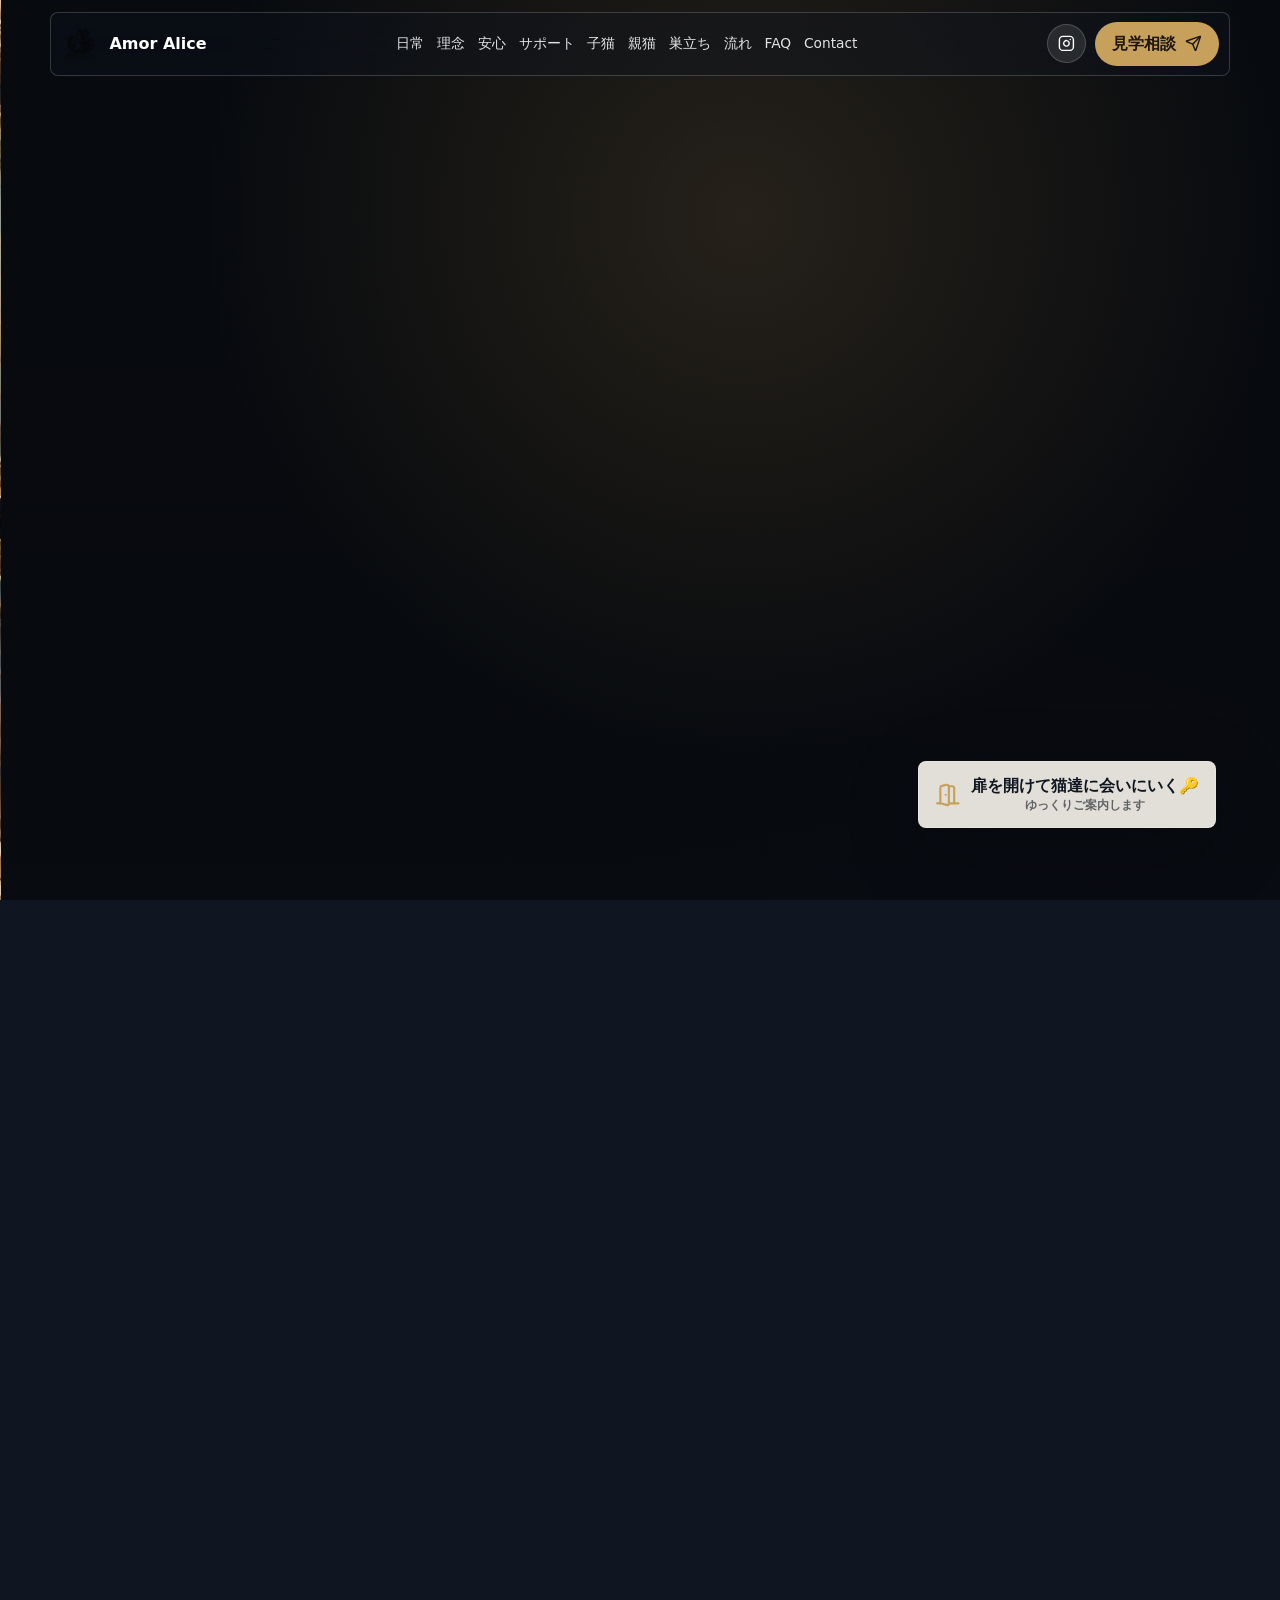
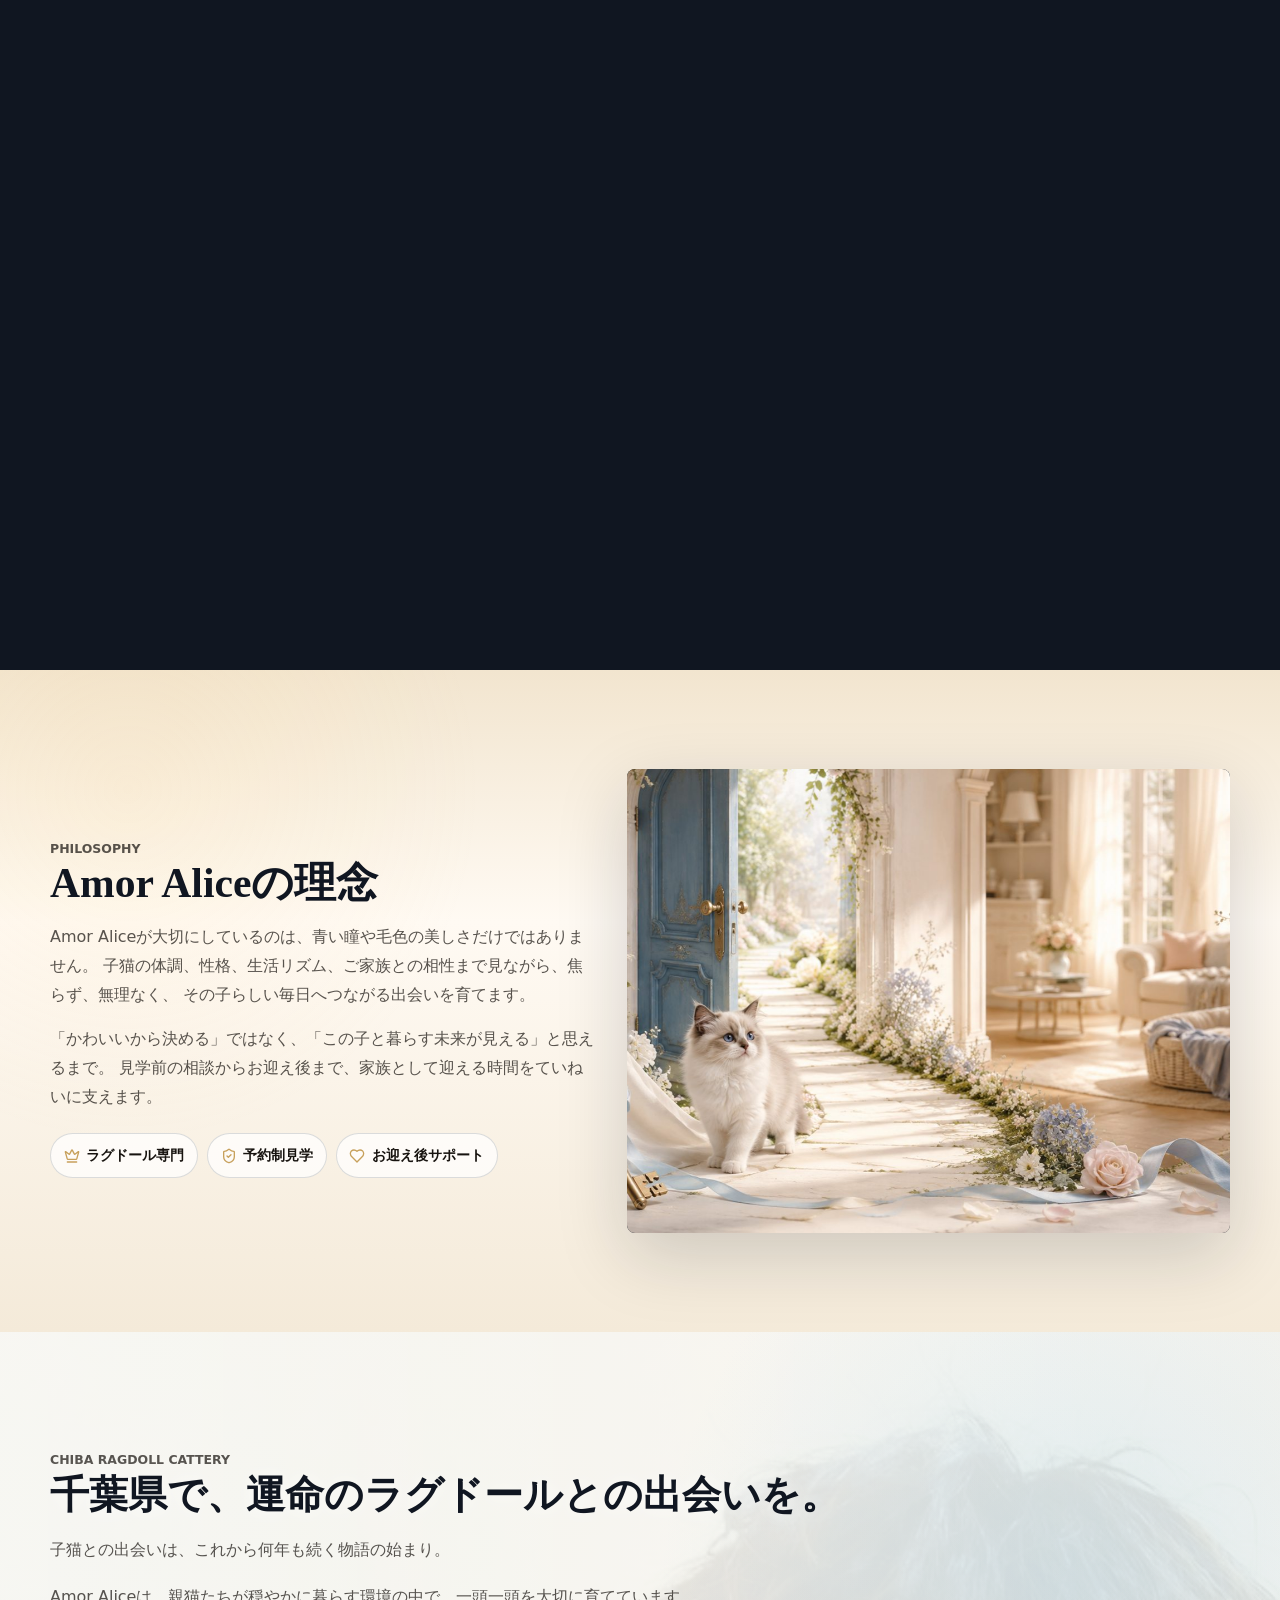
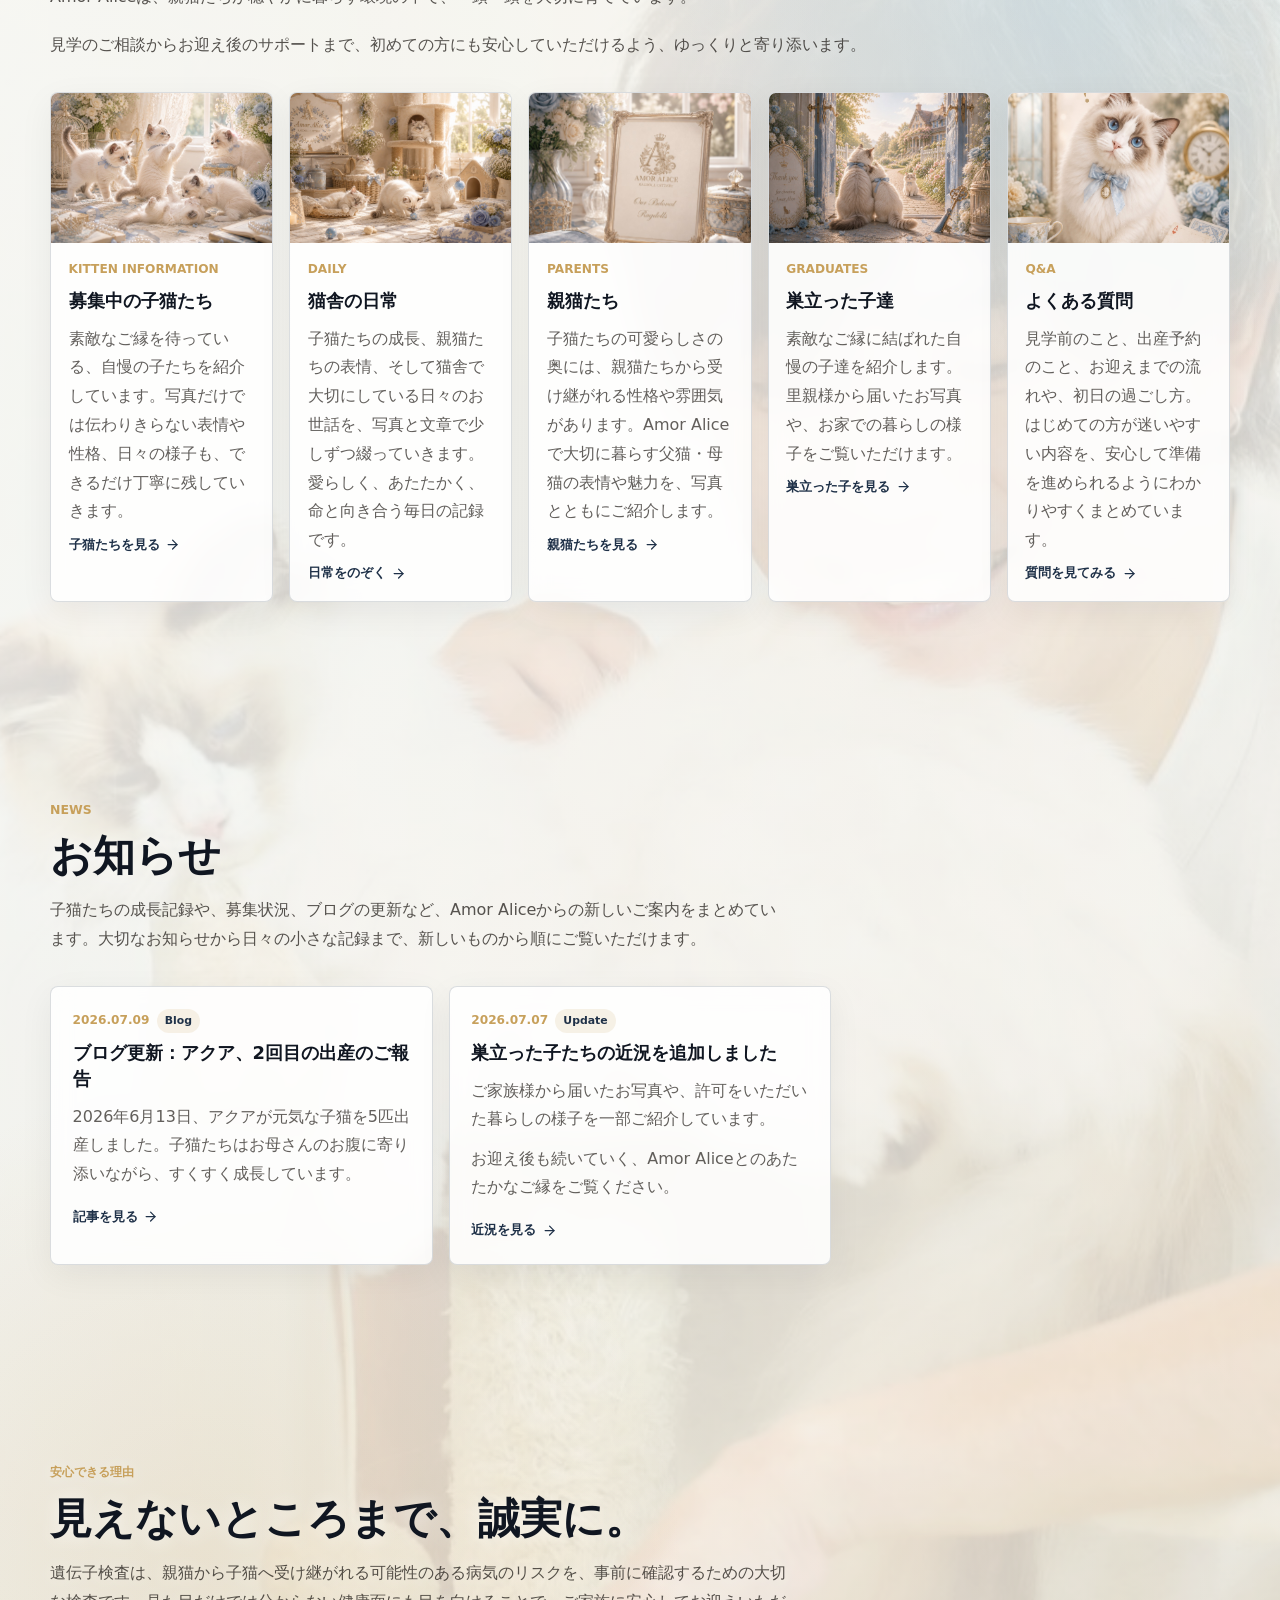
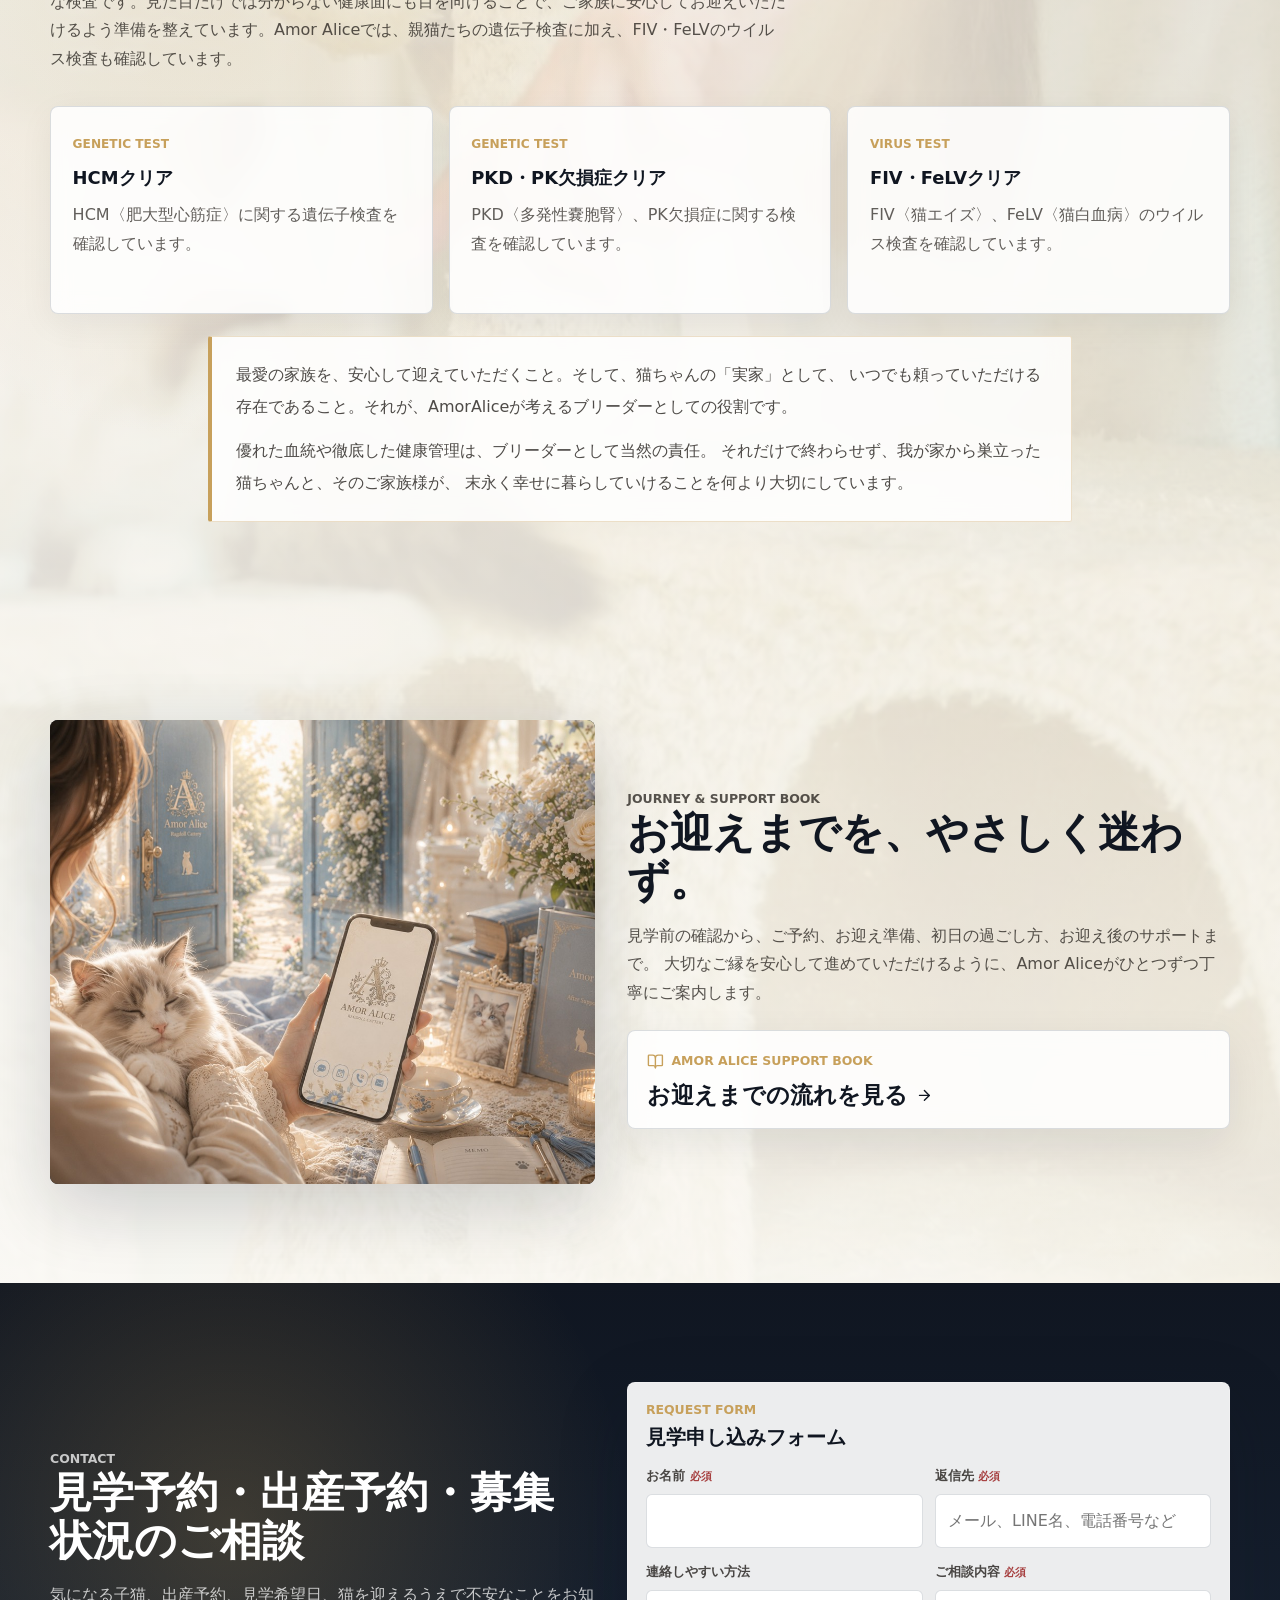
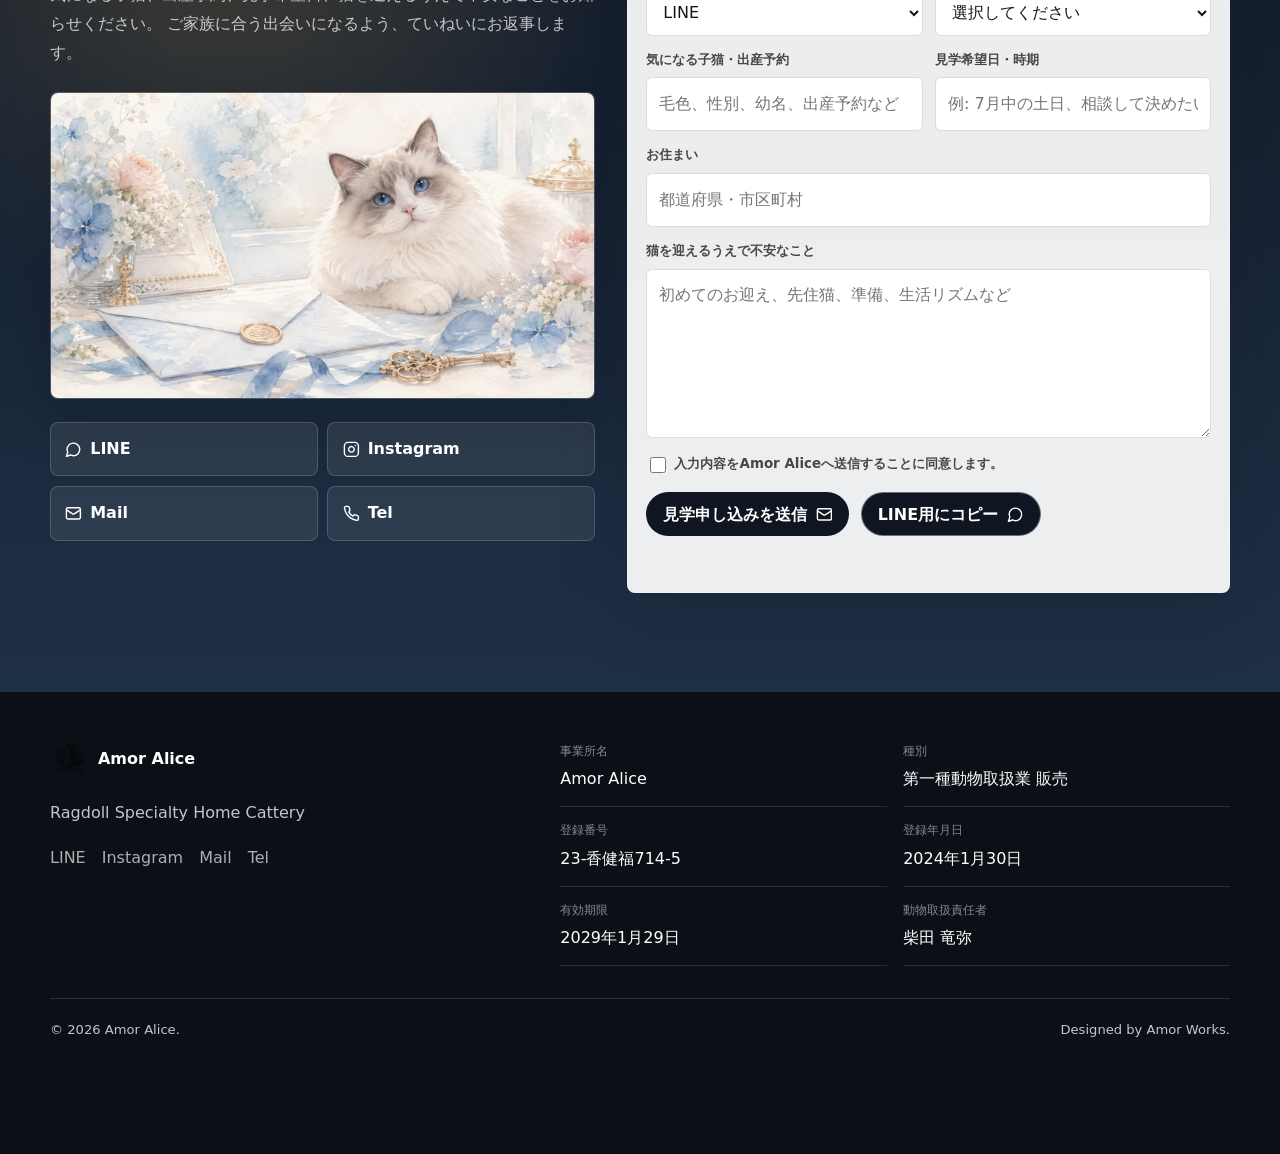
<file: index.html>
<!DOCTYPE html><!--yZDLDkvQmQlT7WCCclKfr--><html lang="ja"><head><meta charSet="utf-8"/><meta name="viewport" content="width=device-width, initial-scale=1"/><link rel="preload" as="image" href="assets/brand-logo.png"/><link rel="preload" as="image" href="assets/generated/intro-world.jpg"/><link rel="preload" as="image" href="assets/generated/kittens-page-ragdolls.jpg"/><link rel="preload" as="image" href="assets/daily-blog-room.jpg"/><link rel="preload" as="image" href="assets/generated/parents-page-ragdolls.jpg"/><link rel="preload" as="image" href="assets/generated/graduates-page-ragdolls.jpg"/><link rel="preload" as="image" href="assets/generated/faq-page-ragdoll.jpg"/><link rel="preload" as="image" href="assets/generated/after-support-guide.jpg"/><link rel="preload" as="image" href="assets/generated/contact-invitation.jpg"/><link rel="stylesheet" href="/_next/static/css/ce2b4de1057b2c06.css" data-precedence="next"/><link rel="preload" as="script" fetchPriority="low" href="/_next/static/chunks/webpack-c042ca735a68d6ec.js"/><script src="/_next/static/chunks/4bd1b696-c023c6e3521b1417.js" async=""></script><script src="/_next/static/chunks/255-64e783496c90356a.js" async=""></script><script src="/_next/static/chunks/main-app-a47412eca1f92c4f.js" async=""></script><script src="/_next/static/chunks/c15bf2b0-52e8419f34af26ab.js" async=""></script><script src="/_next/static/chunks/880-e8b6edeed0bcaaa0.js" async=""></script><script src="/_next/static/chunks/738-07168691bee306ea.js" async=""></script><script src="/_next/static/chunks/app/page-11634771abd7be63.js" async=""></script><meta name="theme-color" content="#101621"/><title>Amor Alice｜千葉県のラグドール専門キャッテリー</title><meta name="description" content="Amor Aliceは、千葉県でラグドールを家族に迎えたいご家族へ、見学前の相談からお迎え後までていねいにつなぐ予約制ホームキャッテリーです。"/><meta name="application-name" content="Amor Alice"/><meta name="keywords" content="Amor Alice,ラグドール,ラグドール ブリーダー,千葉県 ラグドール,千葉県 ラグドール ブリーダー,ラグドール 子猫,キャッテリー,見学相談"/><meta name="creator" content="Amor Alice"/><meta name="publisher" content="Amor Alice"/><meta name="category" content="ラグドール専門キャッテリー"/><link rel="canonical" href="https://catteryamoralice-ragdoll.github.io/"/><meta property="og:title" content="Amor Alice｜千葉県のラグドール専門キャッテリー"/><meta property="og:description" content="Amor Aliceは、千葉県でラグドールを家族に迎えたいご家族へ、見学前の相談からお迎え後までていねいにつなぐ予約制ホームキャッテリーです。"/><meta property="og:url" content="https://catteryamoralice-ragdoll.github.io/"/><meta property="og:site_name" content="Amor Alice"/><meta property="og:locale" content="ja_JP"/><meta property="og:image" content="https://catteryamoralice-ragdoll.github.io/assets/hero-fantasy.jpg"/><meta property="og:image:width" content="1400"/><meta property="og:image:height" content="933"/><meta property="og:image:alt" content="Amor Aliceの世界観を表すラグドールのビジュアル"/><meta property="og:type" content="website"/><meta name="twitter:card" content="summary_large_image"/><meta name="twitter:title" content="Amor Alice｜千葉県のラグドール専門キャッテリー"/><meta name="twitter:description" content="Amor Aliceは、千葉県でラグドールを家族に迎えたいご家族へ、見学前の相談からお迎え後までていねいにつなぐ予約制ホームキャッテリーです。"/><meta name="twitter:image" content="https://catteryamoralice-ragdoll.github.io/assets/hero-fantasy.jpg"/><link rel="icon" href="/assets/favicon.png" type="image/png"/><link rel="apple-touch-icon" href="/assets/apple-touch-icon.png" type="image/png"/><script src="/_next/static/chunks/polyfills-42372ed130431b0a.js" noModule=""></script><link rel="stylesheet" href="/assets/kittens-listing.css"/></head><body><div hidden=""><!--$--><!--/$--></div><script type="application/ld+json">[{"@context":"https://schema.org","@type":"WebSite","@id":"https://catteryamoralice-ragdoll.github.io/#website","name":"Amor Alice","alternateName":["Cattery Amor Alice","Amor Alice Ragdoll"],"url":"https://catteryamoralice-ragdoll.github.io/","inLanguage":"ja-JP","publisher":{"@id":"https://catteryamoralice-ragdoll.github.io/#localbusiness"}},{"@context":"https://schema.org","@type":"LocalBusiness","@id":"https://catteryamoralice-ragdoll.github.io/#localbusiness","name":"Amor Alice","alternateName":["Cattery Amor Alice","Amor Alice Ragdoll"],"url":"https://catteryamoralice-ragdoll.github.io/","logo":"https://catteryamoralice-ragdoll.github.io/assets/brand-logo.png","image":["https://catteryamoralice-ragdoll.github.io/assets/hero-fantasy.jpg","https://catteryamoralice-ragdoll.github.io/assets/generated/kittens-page-ragdolls.jpg","https://catteryamoralice-ragdoll.github.io/assets/generated/parents-page-ragdolls.jpg"],"description":"Amor Aliceは、千葉県でラグドールを家族に迎えたいご家族へ、見学前の相談からお迎え後までていねいにつなぐ予約制ホームキャッテリーです。","telephone":"+81-90-8742-6180","email":"cattery227.amor.alice@gmail.com","sameAs":["https://www.instagram.com/cattery_amor.alice/"],"address":{"@type":"PostalAddress","addressRegion":"千葉県","addressCountry":"JP"},"areaServed":[{"@type":"AdministrativeArea","name":"千葉県"},{"@type":"Country","name":"日本"}],"knowsAbout":["ラグドール","ラグドールの子猫","ラグドールの見学相談","子猫のお迎え準備","お迎え後サポート"],"makesOffer":[{"@type":"Offer","itemOffered":{"@type":"Service","name":"ラグドールの見学相談","description":"ラグドールの子猫を迎えたいご家族へ、募集状況や見学予約を案内します。"}},{"@type":"Offer","itemOffered":{"@type":"Service","name":"お迎え後サポート","description":"食事、トイレ、環境への慣れ方など、お迎え直後の不安を相談できます。"}}]},{"@context":"https://schema.org","@type":"WebPage","@id":"https://catteryamoralice-ragdoll.github.io/#webpage","url":"https://catteryamoralice-ragdoll.github.io/","name":"Amor Alice｜千葉県のラグドール専門キャッテリー","description":"Amor Aliceは、千葉県でラグドールを家族に迎えたいご家族へ、見学前の相談からお迎え後までていねいにつなぐ予約制ホームキャッテリーです。","inLanguage":"ja-JP","isPartOf":{"@id":"https://catteryamoralice-ragdoll.github.io/#website"},"publisher":{"@id":"https://catteryamoralice-ragdoll.github.io/#localbusiness"},"primaryImageOfPage":{"@type":"ImageObject","url":"https://catteryamoralice-ragdoll.github.io/assets/hero-fantasy.jpg"}},{"@context":"https://schema.org","@type":"BreadcrumbList","itemListElement":[{"@type":"ListItem","position":1,"name":"Amor Alice","item":"https://catteryamoralice-ragdoll.github.io/"}]}]</script><header class="site-header "><a class="brand" href="#top" aria-label="Amor Alice トップへ"><img src="assets/brand-logo.png" alt=""/><span>Amor Alice</span></a><nav class="desktop-nav" aria-label="メインナビゲーション"><a href="daily/">日常</a><a href="#about">理念</a><a href="#reason">安心</a><a href="#support">サポート</a><a href="kittens/">子猫</a><a href="parents/">親猫</a><a href="graduates/">巣立ち</a><a href="journey/">流れ</a><a href="faq/">FAQ</a><a href="#contact">Contact</a></nav><div class="header-actions"><a class="icon-link" href="https://www.instagram.com/cattery_amor.alice/" target="_blank" rel="noopener" aria-label="Instagram"><svg xmlns="http://www.w3.org/2000/svg" width="24" height="24" viewBox="0 0 24 24" fill="none" stroke="currentColor" stroke-width="2" stroke-linecap="round" stroke-linejoin="round" class="lucide lucide-instagram" aria-hidden="true"><rect width="20" height="20" x="2" y="2" rx="5" ry="5"></rect><path d="M16 11.37A4 4 0 1 1 12.63 8 4 4 0 0 1 16 11.37z"></path><line x1="17.5" x2="17.51" y1="6.5" y2="6.5"></line></svg></a><a class="header-cta" href="#contact">見学相談<svg xmlns="http://www.w3.org/2000/svg" width="24" height="24" viewBox="0 0 24 24" fill="none" stroke="currentColor" stroke-width="2" stroke-linecap="round" stroke-linejoin="round" class="lucide lucide-send" aria-hidden="true"><path d="M14.536 21.686a.5.5 0 0 0 .937-.024l6.5-19a.496.496 0 0 0-.635-.635l-19 6.5a.5.5 0 0 0-.024.937l7.93 3.18a2 2 0 0 1 1.112 1.11z"></path><path d="m21.854 2.147-10.94 10.939"></path></svg></a><button class="menu-button" type="button" aria-expanded="false" aria-controls="mobile-nav" aria-label="メニューを開く"><svg xmlns="http://www.w3.org/2000/svg" width="24" height="24" viewBox="0 0 24 24" fill="none" stroke="currentColor" stroke-width="2" stroke-linecap="round" stroke-linejoin="round" class="lucide lucide-menu" aria-hidden="true"><line x1="4" x2="20" y1="12" y2="12"></line><line x1="4" x2="20" y1="6" y2="6"></line><line x1="4" x2="20" y1="18" y2="18"></line></svg></button></div></header><div class="mobile-panel " id="mobile-nav"><a href="daily/">日常</a><a href="#about">理念</a><a href="#reason">安心</a><a href="#support">サポート</a><a href="kittens/">子猫</a><a href="parents/">親猫</a><a href="graduates/">巣立ち</a><a href="journey/">流れ</a><a href="faq/">FAQ</a><a href="#contact">Contact</a></div><nav class="mobile-contact-bar" aria-label="スマートフォン用の主要導線"><a href="https://lin.ee/4A4dqHU" target="_blank" rel="noopener"><svg xmlns="http://www.w3.org/2000/svg" width="24" height="24" viewBox="0 0 24 24" fill="none" stroke="currentColor" stroke-width="2" stroke-linecap="round" stroke-linejoin="round" class="lucide lucide-message-circle" aria-hidden="true"><path d="M7.9 20A9 9 0 1 0 4 16.1L2 22Z"></path></svg>LINE</a><a class="is-primary" href="#contact"><svg xmlns="http://www.w3.org/2000/svg" width="24" height="24" viewBox="0 0 24 24" fill="none" stroke="currentColor" stroke-width="2" stroke-linecap="round" stroke-linejoin="round" class="lucide lucide-calendar-days" aria-hidden="true"><path d="M8 2v4"></path><path d="M16 2v4"></path><rect width="18" height="18" x="3" y="4" rx="2"></rect><path d="M3 10h18"></path><path d="M8 14h.01"></path><path d="M12 14h.01"></path><path d="M16 14h.01"></path><path d="M8 18h.01"></path><path d="M12 18h.01"></path><path d="M16 18h.01"></path></svg>相談</a><a href="kittens/"><svg xmlns="http://www.w3.org/2000/svg" width="24" height="24" viewBox="0 0 24 24" fill="none" stroke="currentColor" stroke-width="2" stroke-linecap="round" stroke-linejoin="round" class="lucide lucide-baby" aria-hidden="true"><path d="M9 12h.01"></path><path d="M15 12h.01"></path><path d="M10 16c.5.3 1.2.5 2 .5s1.5-.2 2-.5"></path><path d="M19 6.3a9 9 0 0 1 1.8 3.9 2 2 0 0 1 0 3.6 9 9 0 0 1-17.6 0 2 2 0 0 1 0-3.6A9 9 0 0 1 12 3c2 0 3.5 1.1 3.5 2.5s-.9 2.5-2 2.5c-.8 0-1.5-.4-1.5-1"></path></svg>子猫</a></nav><main id="top"><section class="premium-hero" aria-labelledby="hero-title"><div class="hero-sticky-stage"><div class="hero-visual-stage" aria-hidden="true"><div class="hero-frame-layer"><canvas class="hero-frame-canvas" data-hero-frame-canvas="true"></canvas><div class="hero-frame-loader" data-hero-frame-loader="true"><span></span></div></div><div class="hero-shade"></div></div><button class="hero-door-button" type="button"><svg xmlns="http://www.w3.org/2000/svg" width="24" height="24" viewBox="0 0 24 24" fill="none" stroke="currentColor" stroke-width="2" stroke-linecap="round" stroke-linejoin="round" class="lucide lucide-door-open" aria-hidden="true"><path d="M13 4h3a2 2 0 0 1 2 2v14"></path><path d="M2 20h3"></path><path d="M13 20h9"></path><path d="M10 12v.01"></path><path d="M13 4.562v16.157a1 1 0 0 1-1.242.97L5 20V5.562a2 2 0 0 1 1.515-1.94l4-1A2 2 0 0 1 13 4.561Z"></path></svg><span>扉を開けて猫達に会いにいく🔑</span><small>ゆっくりご案内します</small></button><div class="hero-copy-stage"><span class="hero-scroll-progress" aria-hidden="true"><span></span></span><div class="hero-content"><p class="eyebrow">Ragdoll Specialty Home Cattery</p><h1 id="hero-title">Amor Alice</h1><p class="hero-lede">千葉県でラグドールを家族に迎えたいご家族へ。子猫との出会いを、 見学前の相談からお迎え後までていねいにつなぐ予約制ホームキャッテリーです。</p><div class="hero-actions" aria-label="主要導線"><a class="button primary" href="https://lin.ee/4A4dqHU" target="_blank" rel="noopener">LINEで見学相談<svg xmlns="http://www.w3.org/2000/svg" width="24" height="24" viewBox="0 0 24 24" fill="none" stroke="currentColor" stroke-width="2" stroke-linecap="round" stroke-linejoin="round" class="lucide lucide-message-circle" aria-hidden="true"><path d="M7.9 20A9 9 0 1 0 4 16.1L2 22Z"></path></svg></a><a class="button secondary" href="#contact">お問い合わせフォームへ<svg xmlns="http://www.w3.org/2000/svg" width="24" height="24" viewBox="0 0 24 24" fill="none" stroke="currentColor" stroke-width="2" stroke-linecap="round" stroke-linejoin="round" class="lucide lucide-arrow-right" aria-hidden="true"><path d="M5 12h14"></path><path d="m12 5 7 7-7 7"></path></svg></a></div></div><div class="hero-signals" aria-label="Amor Aliceの特徴"><div class="hero-signal"><span>LINE / Form</span><small>見学前の相談から受付</small></div><div class="hero-signal"><span>Reserved Visit</span><small>予約制で落ち着いて見学</small></div><div class="hero-signal"><span>Aftercare</span><small>お迎え後の不安も相談</small></div></div></div></div></section><section class="section about-section" id="about"><div class="section-inner about-grid"><div class="about-copy" data-gsap="true"><p class="eyebrow">Philosophy</p><h2>Amor Aliceの理念</h2><p>Amor Aliceが大切にしているのは、青い瞳や毛色の美しさだけではありません。 子猫の体調、性格、生活リズム、ご家族との相性まで見ながら、焦らず、無理なく、 その子らしい毎日へつながる出会いを育てます。</p><p>「かわいいから決める」ではなく、「この子と暮らす未来が見える」と思えるまで。 見学前の相談からお迎え後まで、家族として迎える時間をていねいに支えます。</p><div class="trust-line"><span><svg xmlns="http://www.w3.org/2000/svg" width="24" height="24" viewBox="0 0 24 24" fill="none" stroke="currentColor" stroke-width="2" stroke-linecap="round" stroke-linejoin="round" class="lucide lucide-crown" aria-hidden="true"><path d="M11.562 3.266a.5.5 0 0 1 .876 0L15.39 8.87a1 1 0 0 0 1.516.294L21.183 5.5a.5.5 0 0 1 .798.519l-2.834 10.246a1 1 0 0 1-.956.734H5.81a1 1 0 0 1-.957-.734L2.02 6.02a.5.5 0 0 1 .798-.519l4.276 3.664a1 1 0 0 0 1.516-.294z"></path><path d="M5 21h14"></path></svg>ラグドール専門</span><span><svg xmlns="http://www.w3.org/2000/svg" width="24" height="24" viewBox="0 0 24 24" fill="none" stroke="currentColor" stroke-width="2" stroke-linecap="round" stroke-linejoin="round" class="lucide lucide-shield-check" aria-hidden="true"><path d="M20 13c0 5-3.5 7.5-7.66 8.95a1 1 0 0 1-.67-.01C7.5 20.5 4 18 4 13V6a1 1 0 0 1 1-1c2 0 4.5-1.2 6.24-2.72a1.17 1.17 0 0 1 1.52 0C14.51 3.81 17 5 19 5a1 1 0 0 1 1 1z"></path><path d="m9 12 2 2 4-4"></path></svg>予約制見学</span><span><svg xmlns="http://www.w3.org/2000/svg" width="24" height="24" viewBox="0 0 24 24" fill="none" stroke="currentColor" stroke-width="2" stroke-linecap="round" stroke-linejoin="round" class="lucide lucide-heart" aria-hidden="true"><path d="M19 14c1.49-1.46 3-3.21 3-5.5A5.5 5.5 0 0 0 16.5 3c-1.76 0-3 .5-4.5 2-1.5-1.5-2.74-2-4.5-2A5.5 5.5 0 0 0 2 8.5c0 2.3 1.5 4.05 3 5.5l7 7Z"></path></svg>お迎え後サポート</span></div></div><figure class="about-photo" data-gsap="true"><img src="assets/generated/intro-world.jpg" alt="Amor Aliceの世界観を表した青い扉" data-parallax="true"/></figure></div></section><div class="post-hero-world"><section class="section local-search-section" aria-labelledby="local-search-title"><div class="section-inner local-search-layout local-search-layout-with-cards"><div class="local-search-copy" data-gsap="true"><p class="eyebrow">CHIBA RAGDOLL CATTERY</p><h2 id="local-search-title">千葉県で、運命のラグドールとの出会いを。</h2><p>子猫との出会いは、これから何年も続く物語の始まり。</p><p>Amor Aliceは、親猫たちが穏やかに暮らす環境の中で、一頭一頭を大切に育てています。</p><p>見学のご相談からお迎え後のサポートまで、初めての方にも安心していただけるよう、ゆっくりと寄り添います。</p></div><div class="page-card-grid local-page-card-grid" data-stagger="true"><a class="page-card" href="kittens/" data-stagger-item="true"><img src="assets/generated/kittens-page-ragdolls.jpg" alt="Amor Aliceの子猫たち"/><span>Kitten Information</span><h3>募集中の子猫たち</h3><p>素敵なご縁を待っている、自慢の子たちを紹介しています。写真だけでは伝わりきらない表情や性格、日々の様子も、できるだけ丁寧に残していきます。</p><small>子猫たちを見る<svg xmlns="http://www.w3.org/2000/svg" width="24" height="24" viewBox="0 0 24 24" fill="none" stroke="currentColor" stroke-width="2" stroke-linecap="round" stroke-linejoin="round" class="lucide lucide-arrow-right" aria-hidden="true"><path d="M5 12h14"></path><path d="m12 5 7 7-7 7"></path></svg></small></a><a class="page-card" href="daily/" data-stagger-item="true"><img src="assets/daily-blog-room.jpg" alt="Amor Aliceの猫舎でラグドールたちが穏やかに過ごす様子"/><span>Daily</span><h3>猫舎の日常</h3><p>子猫たちの成長、親猫たちの表情、そして猫舎で大切にしている日々のお世話を、写真と文章で少しずつ綴っていきます。愛らしく、あたたかく、命と向き合う毎日の記録です。</p><small>日常をのぞく<svg xmlns="http://www.w3.org/2000/svg" width="24" height="24" viewBox="0 0 24 24" fill="none" stroke="currentColor" stroke-width="2" stroke-linecap="round" stroke-linejoin="round" class="lucide lucide-arrow-right" aria-hidden="true"><path d="M5 12h14"></path><path d="m12 5 7 7-7 7"></path></svg></small></a><a class="page-card" href="parents/" data-stagger-item="true"><img src="assets/generated/parents-page-ragdolls.jpg" alt="Amor Aliceで暮らすラグドールの親猫たち"/><span>Parents</span><h3>親猫たち</h3><p>子猫たちの可愛らしさの奥には、親猫たちから受け継がれる性格や雰囲気があります。Amor Aliceで大切に暮らす父猫・母猫の表情や魅力を、写真とともにご紹介します。</p><small>親猫たちを見る<svg xmlns="http://www.w3.org/2000/svg" width="24" height="24" viewBox="0 0 24 24" fill="none" stroke="currentColor" stroke-width="2" stroke-linecap="round" stroke-linejoin="round" class="lucide lucide-arrow-right" aria-hidden="true"><path d="M5 12h14"></path><path d="m12 5 7 7-7 7"></path></svg></small></a><a class="page-card" href="graduates/" data-stagger-item="true"><img src="assets/generated/graduates-page-ragdolls.jpg" alt="Amor Aliceから巣立ったラグドールの子たち"/><span>Graduates</span><h3>巣立った子達</h3><p>素敵なご縁に結ばれた自慢の子達を紹介します。里親様から届いたお写真や、お家での暮らしの様子をご覧いただけます。</p><small>巣立った子を見る<svg xmlns="http://www.w3.org/2000/svg" width="24" height="24" viewBox="0 0 24 24" fill="none" stroke="currentColor" stroke-width="2" stroke-linecap="round" stroke-linejoin="round" class="lucide lucide-arrow-right" aria-hidden="true"><path d="M5 12h14"></path><path d="m12 5 7 7-7 7"></path></svg></small></a><a class="page-card" href="faq/" data-stagger-item="true"><img src="assets/generated/faq-page-ragdoll.jpg" alt="ラグドールのお迎え前によくある質問を表す写真"/><span>Q&amp;A</span><h3>よくある質問</h3><p>見学前のこと、出産予約のこと、お迎えまでの流れや、初日の過ごし方。はじめての方が迷いやすい内容を、安心して準備を進められるようにわかりやすくまとめています。</p><small>質問を見てみる<svg xmlns="http://www.w3.org/2000/svg" width="24" height="24" viewBox="0 0 24 24" fill="none" stroke="currentColor" stroke-width="2" stroke-linecap="round" stroke-linejoin="round" class="lucide lucide-arrow-right" aria-hidden="true"><path d="M5 12h14"></path><path d="m12 5 7 7-7 7"></path></svg></small></a></div></div></section><section class="section news-section" id="news" aria-labelledby="news-title"><div class="section-inner"><div class="section-heading" data-gsap="true"><p class="eyebrow">News</p><h2>お知らせ</h2><p>子猫たちの成長記録や、募集状況、ブログの更新など、Amor Aliceからの新しいご案内をまとめています。大切なお知らせから日々の小さな記録まで、新しいものから順にご覧いただけます。</p></div><div class="news-grid" data-stagger="true"><a class="news-card" href="daily/#aqua-second-birth-20260613" data-stagger-item="true"><div class="news-meta"><time>2026.07.09</time><span>Blog</span></div><h3>ブログ更新：アクア、2回目の出産のご報告</h3><p>2026年6月13日、アクアが元気な子猫を5匹出産しました。子猫たちはお母さんのお腹に寄り添いながら、すくすく成長しています。</p><small>記事を見る<svg xmlns="http://www.w3.org/2000/svg" width="24" height="24" viewBox="0 0 24 24" fill="none" stroke="currentColor" stroke-width="2" stroke-linecap="round" stroke-linejoin="round" class="lucide lucide-arrow-right" aria-hidden="true"><path d="M5 12h14"></path><path d="m12 5 7 7-7 7"></path></svg></small></a><a class="news-card" href="graduates/" data-stagger-item="true"><div class="news-meta"><time>2026.07.07</time><span>Update</span></div><h3>巣立った子たちの近況を追加しました</h3><p>ご家族様から届いたお写真や、許可をいただいた暮らしの様子を一部ご紹介しています。</p><p>お迎え後も続いていく、Amor Aliceとのあたたかなご縁をご覧ください。</p><small>近況を見る<svg xmlns="http://www.w3.org/2000/svg" width="24" height="24" viewBox="0 0 24 24" fill="none" stroke="currentColor" stroke-width="2" stroke-linecap="round" stroke-linejoin="round" class="lucide lucide-arrow-right" aria-hidden="true"><path d="M5 12h14"></path><path d="m12 5 7 7-7 7"></path></svg></small></a></div></div></section><section class="section reason-section" id="reason"><div class="section-inner"><div class="section-heading" data-gsap="true"><p class="eyebrow">安心できる理由</p><h2>見えないところまで、誠実に。</h2><p>遺伝子検査は、親猫から子猫へ受け継がれる可能性のある病気のリスクを、事前に確認するための大切な検査です。見た目だけでは分からない健康面にも目を向けることで、ご家族に安心してお迎えいただけるよう準備を整えています。Amor Aliceでは、親猫たちの遺伝子検査に加え、FIV・FeLVのウイルス検査も確認しています。</p></div><div class="reason-grid" data-stagger="true"><article class="reason-card" data-stagger-item="true"><span>GENETIC TEST</span><h3>HCMクリア</h3><p>HCM〈肥大型心筋症〉に関する遺伝子検査を確認しています。</p></article><article class="reason-card" data-stagger-item="true"><span>GENETIC TEST</span><h3>PKD・PK欠損症クリア</h3><p>PKD〈多発性嚢胞腎〉、PK欠損症に関する検査を確認しています。</p></article><article class="reason-card" data-stagger-item="true"><span>VIRUS TEST</span><h3>FIV・FeLVクリア</h3><p>FIV〈猫エイズ〉、FeLV〈猫白血病〉のウイルス検査を確認しています。</p></article></div><div class="reason-closing" data-gsap="true"><p>最愛の家族を、安心して迎えていただくこと。そして、猫ちゃんの「実家」として、 いつでも頼っていただける存在であること。それが、AmorAliceが考えるブリーダーとしての役割です。</p><p>優れた血統や徹底した健康管理は、ブリーダーとして当然の責任。 それだけで終わらせず、我が家から巣立った猫ちゃんと、そのご家族様が、 末永く幸せに暮らしていけることを何より大切にしています。</p></div></div></section><section class="section support-section" id="support"><div class="section-inner support-layout"><figure class="feature-photo" data-gsap="true"><img src="assets/generated/after-support-guide.jpg" alt="Amor Aliceのお迎え後サポートをイメージした相談シーン"/></figure><div class="support-copy" data-gsap="true"><p class="eyebrow">Journey &amp; Support Book</p><h2>お迎えまでを、やさしく迷わず。</h2><p>見学前の確認から、ご予約、お迎え準備、初日の過ごし方、お迎え後のサポートまで。 大切なご縁を安心して進めていただけるように、Amor Aliceがひとつずつ丁寧にご案内します。</p><a class="journey-support-link" href="journey/"><span><svg xmlns="http://www.w3.org/2000/svg" width="24" height="24" viewBox="0 0 24 24" fill="none" stroke="currentColor" stroke-width="2" stroke-linecap="round" stroke-linejoin="round" class="lucide lucide-book-open" aria-hidden="true"><path d="M12 7v14"></path><path d="M3 18a1 1 0 0 1-1-1V4a1 1 0 0 1 1-1h5a4 4 0 0 1 4 4 4 4 0 0 1 4-4h5a1 1 0 0 1 1 1v13a1 1 0 0 1-1 1h-6a3 3 0 0 0-3 3 3 3 0 0 0-3-3z"></path></svg>AMOR ALICE SUPPORT BOOK</span><strong>お迎えまでの流れを見る<svg xmlns="http://www.w3.org/2000/svg" width="24" height="24" viewBox="0 0 24 24" fill="none" stroke="currentColor" stroke-width="2" stroke-linecap="round" stroke-linejoin="round" class="lucide lucide-arrow-right" aria-hidden="true"><path d="M5 12h14"></path><path d="m12 5 7 7-7 7"></path></svg></strong></a></div></div></section></div><section class="section contact-section" id="contact"><div class="section-inner contact-layout"><div class="contact-copy" data-gsap="true"><p class="eyebrow">Contact</p><h2>見学予約・出産予約・募集状況のご相談</h2><p>気になる子猫、出産予約、見学希望日、猫を迎えるうえで不安なことをお知らせください。 ご家族に合う出会いになるよう、ていねいにお返事します。</p><figure class="contact-visual"><img src="assets/generated/contact-invitation.jpg" alt="Amor Aliceへの相談をイメージした手紙とラグドール"/></figure><div class="contact-methods" aria-label="連絡方法"><a href="https://lin.ee/4A4dqHU" target="_blank" rel="noopener"><svg xmlns="http://www.w3.org/2000/svg" width="24" height="24" viewBox="0 0 24 24" fill="none" stroke="currentColor" stroke-width="2" stroke-linecap="round" stroke-linejoin="round" class="lucide lucide-message-circle" aria-hidden="true"><path d="M7.9 20A9 9 0 1 0 4 16.1L2 22Z"></path></svg>LINE</a><a href="https://www.instagram.com/cattery_amor.alice/" target="_blank" rel="noopener"><svg xmlns="http://www.w3.org/2000/svg" width="24" height="24" viewBox="0 0 24 24" fill="none" stroke="currentColor" stroke-width="2" stroke-linecap="round" stroke-linejoin="round" class="lucide lucide-instagram" aria-hidden="true"><rect width="20" height="20" x="2" y="2" rx="5" ry="5"></rect><path d="M16 11.37A4 4 0 1 1 12.63 8 4 4 0 0 1 16 11.37z"></path><line x1="17.5" x2="17.51" y1="6.5" y2="6.5"></line></svg>Instagram</a><a href="mailto:cattery227.amor.alice@gmail.com"><svg xmlns="http://www.w3.org/2000/svg" width="24" height="24" viewBox="0 0 24 24" fill="none" stroke="currentColor" stroke-width="2" stroke-linecap="round" stroke-linejoin="round" class="lucide lucide-mail" aria-hidden="true"><rect width="20" height="16" x="2" y="4" rx="2"></rect><path d="m22 7-8.97 5.7a1.94 1.94 0 0 1-2.06 0L2 7"></path></svg>Mail</a><a href="tel:09087426180"><svg xmlns="http://www.w3.org/2000/svg" width="24" height="24" viewBox="0 0 24 24" fill="none" stroke="currentColor" stroke-width="2" stroke-linecap="round" stroke-linejoin="round" class="lucide lucide-phone" aria-hidden="true"><path d="M22 16.92v3a2 2 0 0 1-2.18 2 19.79 19.79 0 0 1-8.63-3.07 19.5 19.5 0 0 1-6-6 19.79 19.79 0 0 1-3.07-8.67A2 2 0 0 1 4.11 2h3a2 2 0 0 1 2 1.72 12.84 12.84 0 0 0 .7 2.81 2 2 0 0 1-.45 2.11L8.09 9.91a16 16 0 0 0 6 6l1.27-1.27a2 2 0 0 1 2.11-.45 12.84 12.84 0 0 0 2.81.7A2 2 0 0 1 22 16.92z"></path></svg>Tel</a></div></div><form class="visit-form" data-visit-form="true" data-form-endpoint="https://formsubmit.co/ajax/cattery227.amor.alice@gmail.com" data-gsap="true" method="post"><input type="hidden" name="_subject" value="Amor Alice 見学申し込み"/><input type="hidden" name="_template" value="table"/><input type="text" class="form-honey" tabindex="-1" autoComplete="off" aria-hidden="true" name="_honey"/><div class="form-title-block"><p class="eyebrow">Request Form</p><h3>見学申し込みフォーム</h3></div><div class="form-grid"><label><span>お名前 <small>必須</small></span><input type="text" autoComplete="name" required="" name="name"/></label><label><span>返信先 <small>必須</small></span><input type="text" autoComplete="email" placeholder="メール、LINE名、電話番号など" required="" name="contactDetail"/></label><label><span>連絡しやすい方法</span><select name="preferredContact"><option value="LINE" selected="">LINE</option><option value="メール">メール</option><option value="電話">電話</option><option value="Instagram">Instagram</option><option value="どれでも大丈夫">どれでも大丈夫</option></select></label><label><span>ご相談内容 <small>必須</small></span><select name="requestType" required=""><option value="" disabled="" selected="">選択してください</option><option value="募集状況の確認">募集状況の確認</option><option value="子猫の見学">子猫の見学</option><option value="出産予約">出産予約</option><option value="お迎え前の相談">お迎え前の相談</option><option value="その他">その他</option></select></label><label><span>気になる子猫・出産予約</span><input type="text" placeholder="毛色、性別、幼名、出産予約など" name="interest"/></label><label><span>見学希望日・時期</span><input type="text" placeholder="例: 7月中の土日、相談して決めたい" name="visitTiming"/></label><label class="form-wide"><span>お住まい</span><input type="text" autoComplete="address-level1" placeholder="都道府県・市区町村" name="area"/></label><label class="form-wide"><span>猫を迎えるうえで不安なこと</span><textarea name="message" rows="5" placeholder="初めてのお迎え、先住猫、準備、生活リズムなど"></textarea></label></div><label class="form-consent"><input type="checkbox" required="" name="consent"/><span>入力内容をAmor Aliceへ送信することに同意します。</span></label><div class="form-actions"><button class="button primary ink" type="submit">見学申し込みを送信<svg xmlns="http://www.w3.org/2000/svg" width="24" height="24" viewBox="0 0 24 24" fill="none" stroke="currentColor" stroke-width="2" stroke-linecap="round" stroke-linejoin="round" class="lucide lucide-mail" aria-hidden="true"><rect width="20" height="16" x="2" y="4" rx="2"></rect><path d="m22 7-8.97 5.7a1.94 1.94 0 0 1-2.06 0L2 7"></path></svg></button><button class="button secondary ink" type="button">LINE用にコピー<svg xmlns="http://www.w3.org/2000/svg" width="24" height="24" viewBox="0 0 24 24" fill="none" stroke="currentColor" stroke-width="2" stroke-linecap="round" stroke-linejoin="round" class="lucide lucide-message-circle" aria-hidden="true"><path d="M7.9 20A9 9 0 1 0 4 16.1L2 22Z"></path></svg></button></div><p class="form-status" aria-live="polite"></p></form></div></section></main><footer class="site-footer"><div class="footer-inner"><div class="footer-brand-block"><a class="brand footer-brand" href="#top"><img src="assets/brand-logo.png" alt=""/><span>Amor Alice</span></a><p>Ragdoll Specialty Home Cattery</p><div class="footer-links"><a href="https://lin.ee/4A4dqHU" target="_blank" rel="noopener">LINE</a><a href="https://www.instagram.com/cattery_amor.alice/" target="_blank" rel="noopener">Instagram</a><a href="mailto:cattery227.amor.alice@gmail.com">Mail</a><a href="tel:09087426180">Tel</a></div></div><dl class="legal-list"><div><dt>事業所名</dt><dd>Amor Alice</dd></div><div><dt>種別</dt><dd>第一種動物取扱業 販売</dd></div><div><dt>登録番号</dt><dd>23-香健福714-5</dd></div><div><dt>登録年月日</dt><dd>2024年1月30日</dd></div><div><dt>有効期限</dt><dd>2029年1月29日</dd></div><div><dt>動物取扱責任者</dt><dd>柴田 竜弥</dd></div></dl></div><div class="footer-bottom"><p>© <!-- -->2026<!-- --> Amor Alice.</p><p>Designed by Amor Works.</p></div></footer><!--$--><!--/$--><script src="/_next/static/chunks/webpack-c042ca735a68d6ec.js" id="_R_" async=""></script><script>(self.__next_f=self.__next_f||[]).push([0])</script><script>self.__next_f.push([1,"1:\"$Sreact.fragment\"\n2:I[9766,[],\"\"]\n3:I[8924,[],\"\"]\n8:I[7150,[],\"\"]\n:HL[\"/_next/static/css/ce2b4de1057b2c06.css\",\"style\"]\n4:Tb93,"])</script><script>self.__next_f.push([1,"[{\"@context\":\"https://schema.org\",\"@type\":\"WebSite\",\"@id\":\"https://catteryamoralice-ragdoll.github.io/#website\",\"name\":\"Amor Alice\",\"alternateName\":[\"Cattery Amor Alice\",\"Amor Alice Ragdoll\"],\"url\":\"https://catteryamoralice-ragdoll.github.io/\",\"inLanguage\":\"ja-JP\",\"publisher\":{\"@id\":\"https://catteryamoralice-ragdoll.github.io/#localbusiness\"}},{\"@context\":\"https://schema.org\",\"@type\":\"LocalBusiness\",\"@id\":\"https://catteryamoralice-ragdoll.github.io/#localbusiness\",\"name\":\"Amor Alice\",\"alternateName\":[\"Cattery Amor Alice\",\"Amor Alice Ragdoll\"],\"url\":\"https://catteryamoralice-ragdoll.github.io/\",\"logo\":\"https://catteryamoralice-ragdoll.github.io/assets/brand-logo.png\",\"image\":[\"https://catteryamoralice-ragdoll.github.io/assets/hero-fantasy.jpg\",\"https://catteryamoralice-ragdoll.github.io/assets/generated/kittens-page-ragdolls.jpg\",\"https://catteryamoralice-ragdoll.github.io/assets/generated/parents-page-ragdolls.jpg\"],\"description\":\"Amor Aliceは、千葉県でラグドールを家族に迎えたいご家族へ、見学前の相談からお迎え後までていねいにつなぐ予約制ホームキャッテリーです。\",\"telephone\":\"+81-90-8742-6180\",\"email\":\"cattery227.amor.alice@gmail.com\",\"sameAs\":[\"https://www.instagram.com/cattery_amor.alice/\"],\"address\":{\"@type\":\"PostalAddress\",\"addressRegion\":\"千葉県\",\"addressCountry\":\"JP\"},\"areaServed\":[{\"@type\":\"AdministrativeArea\",\"name\":\"千葉県\"},{\"@type\":\"Country\",\"name\":\"日本\"}],\"knowsAbout\":[\"ラグドール\",\"ラグドールの子猫\",\"ラグドールの見学相談\",\"子猫のお迎え準備\",\"お迎え後サポート\"],\"makesOffer\":[{\"@type\":\"Offer\",\"itemOffered\":{\"@type\":\"Service\",\"name\":\"ラグドールの見学相談\",\"description\":\"ラグドールの子猫を迎えたいご家族へ、募集状況や見学予約を案内します。\"}},{\"@type\":\"Offer\",\"itemOffered\":{\"@type\":\"Service\",\"name\":\"お迎え後サポート\",\"description\":\"食事、トイレ、環境への慣れ方など、お迎え直後の不安を相談できます。\"}}]},{\"@context\":\"https://schema.org\",\"@type\":\"WebPage\",\"@id\":\"https://catteryamoralice-ragdoll.github.io/#webpage\",\"url\":\"https://catteryamoralice-ragdoll.github.io/\",\"name\":\"Amor Alice｜千葉県のラグドール専門キャッテリー\",\"description\":\"Amor Aliceは、千葉県でラグドールを家族に迎えたいご家族へ、見学前の相談からお迎え後までていねいにつなぐ予約制ホームキャッテリーです。\",\"inLanguage\":\"ja-JP\",\"isPartOf\":{\"@id\":\"https://catteryamoralice-ragdoll.github.io/#website\"},\"publisher\":{\"@id\":\"https://catteryamoralice-ragdoll.github.io/#localbusiness\"},\"primaryImageOfPage\":{\"@type\":\"ImageObject\",\"url\":\"https://catteryamoralice-ragdoll.github.io/assets/hero-fantasy.jpg\"}},{\"@context\":\"https://schema.org\",\"@type\":\"BreadcrumbList\",\"itemListElement\":[{\"@type\":\"ListItem\",\"position\":1,\"name\":\"Amor Alice\",\"item\":\"https://catteryamoralice-ragdoll.github.io/\"}]}]"])</script><script>self.__next_f.push([1,"0:{\"P\":null,\"b\":\"yZDLDkvQmQlT7WCCclKfr\",\"p\":\"\",\"c\":[\"\",\"\"],\"i\":false,\"f\":[[[\"\",{\"children\":[\"__PAGE__\",{}]},\"$undefined\",\"$undefined\",true],[\"\",[\"$\",\"$1\",\"c\",{\"children\":[[[\"$\",\"link\",\"0\",{\"rel\":\"stylesheet\",\"href\":\"/_next/static/css/ce2b4de1057b2c06.css\",\"precedence\":\"next\",\"crossOrigin\":\"$undefined\",\"nonce\":\"$undefined\"}]],[\"$\",\"html\",null,{\"lang\":\"ja\",\"children\":[\"$\",\"body\",null,{\"children\":[\"$\",\"$L2\",null,{\"parallelRouterKey\":\"children\",\"error\":\"$undefined\",\"errorStyles\":\"$undefined\",\"errorScripts\":\"$undefined\",\"template\":[\"$\",\"$L3\",null,{}],\"templateStyles\":\"$undefined\",\"templateScripts\":\"$undefined\",\"notFound\":[[[\"$\",\"title\",null,{\"children\":\"404: This page could not be found.\"}],[\"$\",\"div\",null,{\"style\":{\"fontFamily\":\"system-ui,\\\"Segoe UI\\\",Roboto,Helvetica,Arial,sans-serif,\\\"Apple Color Emoji\\\",\\\"Segoe UI Emoji\\\"\",\"height\":\"100vh\",\"textAlign\":\"center\",\"display\":\"flex\",\"flexDirection\":\"column\",\"alignItems\":\"center\",\"justifyContent\":\"center\"},\"children\":[\"$\",\"div\",null,{\"children\":[[\"$\",\"style\",null,{\"dangerouslySetInnerHTML\":{\"__html\":\"body{color:#000;background:#fff;margin:0}.next-error-h1{border-right:1px solid rgba(0,0,0,.3)}@media (prefers-color-scheme:dark){body{color:#fff;background:#000}.next-error-h1{border-right:1px solid rgba(255,255,255,.3)}}\"}}],[\"$\",\"h1\",null,{\"className\":\"next-error-h1\",\"style\":{\"display\":\"inline-block\",\"margin\":\"0 20px 0 0\",\"padding\":\"0 23px 0 0\",\"fontSize\":24,\"fontWeight\":500,\"verticalAlign\":\"top\",\"lineHeight\":\"49px\"},\"children\":404}],[\"$\",\"div\",null,{\"style\":{\"display\":\"inline-block\"},\"children\":[\"$\",\"h2\",null,{\"style\":{\"fontSize\":14,\"fontWeight\":400,\"lineHeight\":\"49px\",\"margin\":0},\"children\":\"This page could not be found.\"}]}]]}]}]],[]],\"forbidden\":\"$undefined\",\"unauthorized\":\"$undefined\"}]}]}]]}],{\"children\":[\"__PAGE__\",[\"$\",\"$1\",\"c\",{\"children\":[[[\"$\",\"script\",null,{\"type\":\"application/ld+json\",\"dangerouslySetInnerHTML\":{\"__html\":\"$4\"}}],\"$L5\"],null,\"$L6\"]}],{},null,false]},null,false],\"$L7\",false]],\"m\":\"$undefined\",\"G\":[\"$8\",[]],\"s\":false,\"S\":true}\n"])</script><script>self.__next_f.push([1,"9:I[5307,[\"592\",\"static/chunks/c15bf2b0-52e8419f34af26ab.js\",\"880\",\"static/chunks/880-e8b6edeed0bcaaa0.js\",\"738\",\"static/chunks/738-07168691bee306ea.js\",\"974\",\"static/chunks/app/page-11634771abd7be63.js\"],\"AmorAliceSite\"]\na:I[4431,[],\"OutletBoundary\"]\nc:I[5278,[],\"AsyncMetadataOutlet\"]\ne:I[4431,[],\"ViewportBoundary\"]\n10:I[4431,[],\"MetadataBoundary\"]\n11:\"$Sreact.suspense\"\n5:[\"$\",\"$L9\",null,{}]\n6:[\"$\",\"$La\",null,{\"children\":[\"$Lb\",[\"$\",\"$Lc\",null,{\"promise\":\"$@d\"}]]}]\n7:[\"$\",\"$1\",\"h\",{\"children\":[null,[[\"$\",\"$Le\",null,{\"children\":\"$Lf\"}],null],[\"$\",\"$L10\",null,{\"children\":[\"$\",\"div\",null,{\"hidden\":true,\"children\":[\"$\",\"$11\",null,{\"fallback\":null,\"children\":\"$L12\"}]}]}]]}]\n"])</script><script>self.__next_f.push([1,"f:[[\"$\",\"meta\",\"0\",{\"charSet\":\"utf-8\"}],[\"$\",\"meta\",\"1\",{\"name\":\"viewport\",\"content\":\"width=device-width, initial-scale=1\"}],[\"$\",\"meta\",\"2\",{\"name\":\"theme-color\",\"content\":\"#101621\"}]]\nb:null\n"])</script><script>self.__next_f.push([1,"13:I[622,[],\"IconMark\"]\n"])</script><script>self.__next_f.push([1,"d:{\"metadata\":[[\"$\",\"title\",\"0\",{\"children\":\"Amor Alice｜千葉県のラグドール専門キャッテリー\"}],[\"$\",\"meta\",\"1\",{\"name\":\"description\",\"content\":\"Amor Aliceは、千葉県でラグドールを家族に迎えたいご家族へ、見学前の相談からお迎え後までていねいにつなぐ予約制ホームキャッテリーです。\"}],[\"$\",\"meta\",\"2\",{\"name\":\"application-name\",\"content\":\"Amor Alice\"}],[\"$\",\"meta\",\"3\",{\"name\":\"keywords\",\"content\":\"Amor Alice,ラグドール,ラグドール ブリーダー,千葉県 ラグドール,千葉県 ラグドール ブリーダー,ラグドール 子猫,キャッテリー,見学相談\"}],[\"$\",\"meta\",\"4\",{\"name\":\"creator\",\"content\":\"Amor Alice\"}],[\"$\",\"meta\",\"5\",{\"name\":\"publisher\",\"content\":\"Amor Alice\"}],[\"$\",\"meta\",\"6\",{\"name\":\"category\",\"content\":\"ラグドール専門キャッテリー\"}],[\"$\",\"link\",\"7\",{\"rel\":\"canonical\",\"href\":\"https://catteryamoralice-ragdoll.github.io/\"}],[\"$\",\"meta\",\"8\",{\"property\":\"og:title\",\"content\":\"Amor Alice｜千葉県のラグドール専門キャッテリー\"}],[\"$\",\"meta\",\"9\",{\"property\":\"og:description\",\"content\":\"Amor Aliceは、千葉県でラグドールを家族に迎えたいご家族へ、見学前の相談からお迎え後までていねいにつなぐ予約制ホームキャッテリーです。\"}],[\"$\",\"meta\",\"10\",{\"property\":\"og:url\",\"content\":\"https://catteryamoralice-ragdoll.github.io/\"}],[\"$\",\"meta\",\"11\",{\"property\":\"og:site_name\",\"content\":\"Amor Alice\"}],[\"$\",\"meta\",\"12\",{\"property\":\"og:locale\",\"content\":\"ja_JP\"}],[\"$\",\"meta\",\"13\",{\"property\":\"og:image\",\"content\":\"https://catteryamoralice-ragdoll.github.io/assets/hero-fantasy.jpg\"}],[\"$\",\"meta\",\"14\",{\"property\":\"og:image:width\",\"content\":\"1400\"}],[\"$\",\"meta\",\"15\",{\"property\":\"og:image:height\",\"content\":\"933\"}],[\"$\",\"meta\",\"16\",{\"property\":\"og:image:alt\",\"content\":\"Amor Aliceの世界観を表すラグドールのビジュアル\"}],[\"$\",\"meta\",\"17\",{\"property\":\"og:type\",\"content\":\"website\"}],[\"$\",\"meta\",\"18\",{\"name\":\"twitter:card\",\"content\":\"summary_large_image\"}],[\"$\",\"meta\",\"19\",{\"name\":\"twitter:title\",\"content\":\"Amor Alice｜千葉県のラグドール専門キャッテリー\"}],[\"$\",\"meta\",\"20\",{\"name\":\"twitter:description\",\"content\":\"Amor Aliceは、千葉県でラグドールを家族に迎えたいご家族へ、見学前の相談からお迎え後までていねいにつなぐ予約制ホームキャッテリーです。\"}],[\"$\",\"meta\",\"21\",{\"name\":\"twitter:image\",\"content\":\"https://catteryamoralice-ragdoll.github.io/assets/hero-fantasy.jpg\"}],[\"$\",\"link\",\"22\",{\"rel\":\"icon\",\"href\":\"/assets/favicon.png\",\"type\":\"image/png\"}],[\"$\",\"link\",\"23\",{\"rel\":\"apple-touch-icon\",\"href\":\"/assets/apple-touch-icon.png\",\"type\":\"image/png\"}],[\"$\",\"$L13\",\"24\",{}]],\"error\":null,\"digest\":\"$undefined\"}\n"])</script><script>self.__next_f.push([1,"12:\"$d:metadata\"\n"])</script><script src="/assets/kittens-listing.js"></script></body></html>
</file>
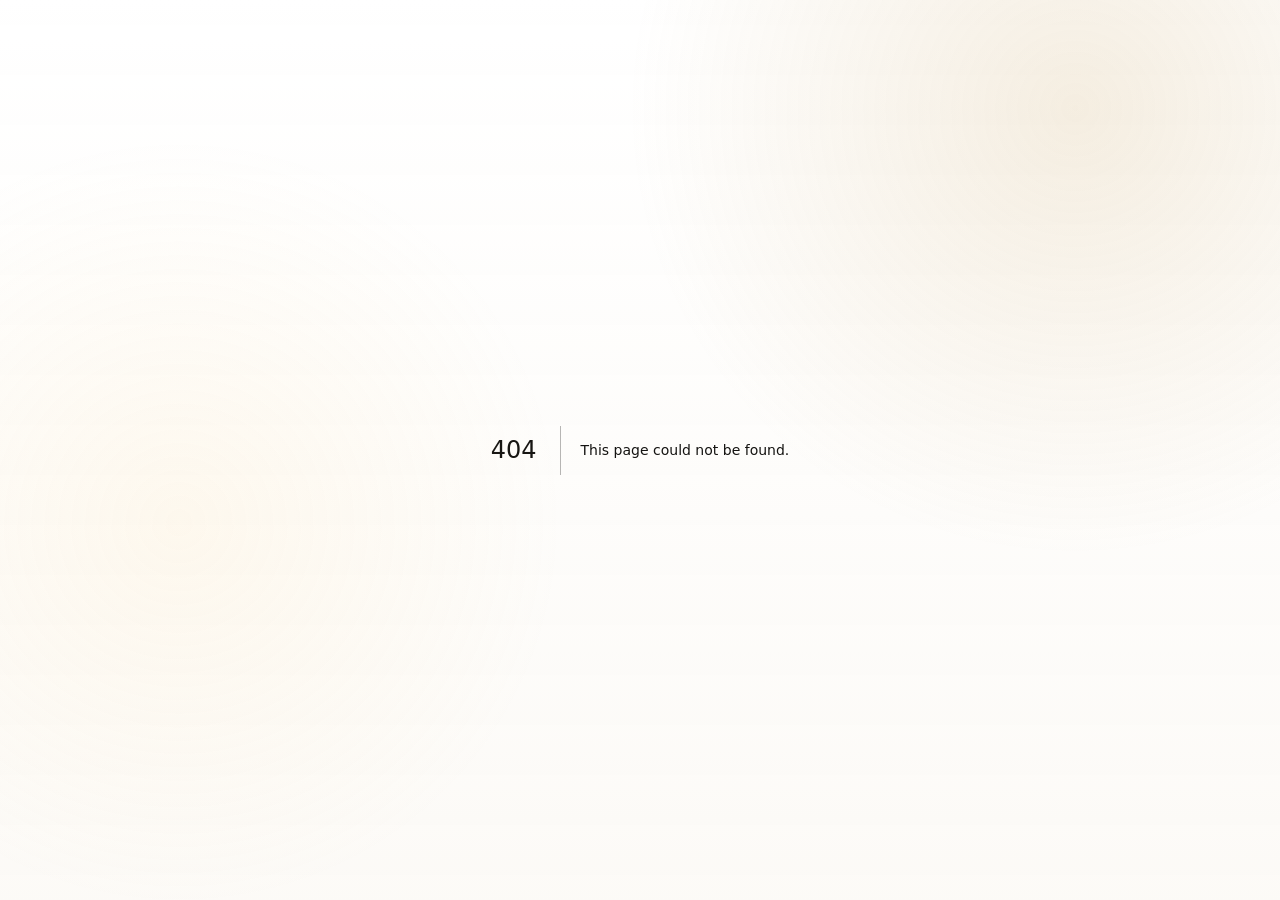
<file: 404/index.html>
<!DOCTYPE html><!--yZDLDkvQmQlT7WCCclKfr--><html lang="ja"><head><meta charSet="utf-8"/><meta name="viewport" content="width=device-width, initial-scale=1"/><link rel="stylesheet" href="/_next/static/css/ce2b4de1057b2c06.css" data-precedence="next"/><link rel="preload" as="script" fetchPriority="low" href="/_next/static/chunks/webpack-c042ca735a68d6ec.js"/><script src="/_next/static/chunks/4bd1b696-c023c6e3521b1417.js" async=""></script><script src="/_next/static/chunks/255-64e783496c90356a.js" async=""></script><script src="/_next/static/chunks/main-app-a47412eca1f92c4f.js" async=""></script><meta name="robots" content="noindex"/><title>404: This page could not be found.</title><meta name="theme-color" content="#101621"/><title>Amor Alice｜千葉県のラグドール専門キャッテリー</title><meta name="description" content="Amor Aliceは、千葉県でラグドールを家族に迎えたいご家族へ、見学前の相談からお迎え後までていねいにつなぐ予約制ホームキャッテリーです。"/><meta name="application-name" content="Amor Alice"/><meta name="keywords" content="Amor Alice,ラグドール,ラグドール ブリーダー,千葉県 ラグドール,千葉県 ラグドール ブリーダー,ラグドール 子猫,キャッテリー,見学相談"/><meta name="creator" content="Amor Alice"/><meta name="publisher" content="Amor Alice"/><meta name="category" content="ラグドール専門キャッテリー"/><link rel="canonical" href="https://catteryamoralice-ragdoll.github.io/"/><meta property="og:title" content="Amor Alice｜千葉県のラグドール専門キャッテリー"/><meta property="og:description" content="Amor Aliceは、千葉県でラグドールを家族に迎えたいご家族へ、見学前の相談からお迎え後までていねいにつなぐ予約制ホームキャッテリーです。"/><meta property="og:url" content="https://catteryamoralice-ragdoll.github.io/"/><meta property="og:site_name" content="Amor Alice"/><meta property="og:locale" content="ja_JP"/><meta property="og:image" content="https://catteryamoralice-ragdoll.github.io/assets/hero-fantasy.jpg"/><meta property="og:image:width" content="1400"/><meta property="og:image:height" content="933"/><meta property="og:image:alt" content="Amor Aliceの世界観を表すラグドールのビジュアル"/><meta property="og:type" content="website"/><meta name="twitter:card" content="summary_large_image"/><meta name="twitter:title" content="Amor Alice｜千葉県のラグドール専門キャッテリー"/><meta name="twitter:description" content="Amor Aliceは、千葉県でラグドールを家族に迎えたいご家族へ、見学前の相談からお迎え後までていねいにつなぐ予約制ホームキャッテリーです。"/><meta name="twitter:image" content="https://catteryamoralice-ragdoll.github.io/assets/hero-fantasy.jpg"/><link rel="icon" href="/assets/favicon.png" type="image/png"/><link rel="apple-touch-icon" href="/assets/apple-touch-icon.png" type="image/png"/><script src="/_next/static/chunks/polyfills-42372ed130431b0a.js" noModule=""></script></head><body><div hidden=""><!--$--><!--/$--></div><div style="font-family:system-ui,&quot;Segoe UI&quot;,Roboto,Helvetica,Arial,sans-serif,&quot;Apple Color Emoji&quot;,&quot;Segoe UI Emoji&quot;;height:100vh;text-align:center;display:flex;flex-direction:column;align-items:center;justify-content:center"><div><style>body{color:#000;background:#fff;margin:0}.next-error-h1{border-right:1px solid rgba(0,0,0,.3)}@media (prefers-color-scheme:dark){body{color:#fff;background:#000}.next-error-h1{border-right:1px solid rgba(255,255,255,.3)}}</style><h1 class="next-error-h1" style="display:inline-block;margin:0 20px 0 0;padding:0 23px 0 0;font-size:24px;font-weight:500;vertical-align:top;line-height:49px">404</h1><div style="display:inline-block"><h2 style="font-size:14px;font-weight:400;line-height:49px;margin:0">This page could not be found.</h2></div></div></div><!--$--><!--/$--><script src="/_next/static/chunks/webpack-c042ca735a68d6ec.js" id="_R_" async=""></script><script>(self.__next_f=self.__next_f||[]).push([0])</script><script>self.__next_f.push([1,"1:\"$Sreact.fragment\"\n2:I[9766,[],\"\"]\n3:I[8924,[],\"\"]\n4:I[4431,[],\"OutletBoundary\"]\n6:I[5278,[],\"AsyncMetadataOutlet\"]\n8:I[4431,[],\"ViewportBoundary\"]\na:I[4431,[],\"MetadataBoundary\"]\nb:\"$Sreact.suspense\"\nd:I[7150,[],\"\"]\n:HL[\"/_next/static/css/ce2b4de1057b2c06.css\",\"style\"]\n"])</script><script>self.__next_f.push([1,"0:{\"P\":null,\"b\":\"yZDLDkvQmQlT7WCCclKfr\",\"p\":\"\",\"c\":[\"\",\"_not-found\",\"\"],\"i\":false,\"f\":[[[\"\",{\"children\":[\"/_not-found\",{\"children\":[\"__PAGE__\",{}]}]},\"$undefined\",\"$undefined\",true],[\"\",[\"$\",\"$1\",\"c\",{\"children\":[[[\"$\",\"link\",\"0\",{\"rel\":\"stylesheet\",\"href\":\"/_next/static/css/ce2b4de1057b2c06.css\",\"precedence\":\"next\",\"crossOrigin\":\"$undefined\",\"nonce\":\"$undefined\"}]],[\"$\",\"html\",null,{\"lang\":\"ja\",\"children\":[\"$\",\"body\",null,{\"children\":[\"$\",\"$L2\",null,{\"parallelRouterKey\":\"children\",\"error\":\"$undefined\",\"errorStyles\":\"$undefined\",\"errorScripts\":\"$undefined\",\"template\":[\"$\",\"$L3\",null,{}],\"templateStyles\":\"$undefined\",\"templateScripts\":\"$undefined\",\"notFound\":\"$undefined\",\"forbidden\":\"$undefined\",\"unauthorized\":\"$undefined\"}]}]}]]}],{\"children\":[\"/_not-found\",[\"$\",\"$1\",\"c\",{\"children\":[null,[\"$\",\"$L2\",null,{\"parallelRouterKey\":\"children\",\"error\":\"$undefined\",\"errorStyles\":\"$undefined\",\"errorScripts\":\"$undefined\",\"template\":[\"$\",\"$L3\",null,{}],\"templateStyles\":\"$undefined\",\"templateScripts\":\"$undefined\",\"notFound\":\"$undefined\",\"forbidden\":\"$undefined\",\"unauthorized\":\"$undefined\"}]]}],{\"children\":[\"__PAGE__\",[\"$\",\"$1\",\"c\",{\"children\":[[[\"$\",\"title\",null,{\"children\":\"404: This page could not be found.\"}],[\"$\",\"div\",null,{\"style\":{\"fontFamily\":\"system-ui,\\\"Segoe UI\\\",Roboto,Helvetica,Arial,sans-serif,\\\"Apple Color Emoji\\\",\\\"Segoe UI Emoji\\\"\",\"height\":\"100vh\",\"textAlign\":\"center\",\"display\":\"flex\",\"flexDirection\":\"column\",\"alignItems\":\"center\",\"justifyContent\":\"center\"},\"children\":[\"$\",\"div\",null,{\"children\":[[\"$\",\"style\",null,{\"dangerouslySetInnerHTML\":{\"__html\":\"body{color:#000;background:#fff;margin:0}.next-error-h1{border-right:1px solid rgba(0,0,0,.3)}@media (prefers-color-scheme:dark){body{color:#fff;background:#000}.next-error-h1{border-right:1px solid rgba(255,255,255,.3)}}\"}}],[\"$\",\"h1\",null,{\"className\":\"next-error-h1\",\"style\":{\"display\":\"inline-block\",\"margin\":\"0 20px 0 0\",\"padding\":\"0 23px 0 0\",\"fontSize\":24,\"fontWeight\":500,\"verticalAlign\":\"top\",\"lineHeight\":\"49px\"},\"children\":404}],[\"$\",\"div\",null,{\"style\":{\"display\":\"inline-block\"},\"children\":[\"$\",\"h2\",null,{\"style\":{\"fontSize\":14,\"fontWeight\":400,\"lineHeight\":\"49px\",\"margin\":0},\"children\":\"This page could not be found.\"}]}]]}]}]],null,[\"$\",\"$L4\",null,{\"children\":[\"$L5\",[\"$\",\"$L6\",null,{\"promise\":\"$@7\"}]]}]]}],{},null,false]},null,false]},null,false],[\"$\",\"$1\",\"h\",{\"children\":[[\"$\",\"meta\",null,{\"name\":\"robots\",\"content\":\"noindex\"}],[[\"$\",\"$L8\",null,{\"children\":\"$L9\"}],null],[\"$\",\"$La\",null,{\"children\":[\"$\",\"div\",null,{\"hidden\":true,\"children\":[\"$\",\"$b\",null,{\"fallback\":null,\"children\":\"$Lc\"}]}]}]]}],false]],\"m\":\"$undefined\",\"G\":[\"$d\",[]],\"s\":false,\"S\":true}\n"])</script><script>self.__next_f.push([1,"9:[[\"$\",\"meta\",\"0\",{\"charSet\":\"utf-8\"}],[\"$\",\"meta\",\"1\",{\"name\":\"viewport\",\"content\":\"width=device-width, initial-scale=1\"}],[\"$\",\"meta\",\"2\",{\"name\":\"theme-color\",\"content\":\"#101621\"}]]\n5:null\n"])</script><script>self.__next_f.push([1,"e:I[622,[],\"IconMark\"]\n"])</script><script>self.__next_f.push([1,"7:{\"metadata\":[[\"$\",\"title\",\"0\",{\"children\":\"Amor Alice｜千葉県のラグドール専門キャッテリー\"}],[\"$\",\"meta\",\"1\",{\"name\":\"description\",\"content\":\"Amor Aliceは、千葉県でラグドールを家族に迎えたいご家族へ、見学前の相談からお迎え後までていねいにつなぐ予約制ホームキャッテリーです。\"}],[\"$\",\"meta\",\"2\",{\"name\":\"application-name\",\"content\":\"Amor Alice\"}],[\"$\",\"meta\",\"3\",{\"name\":\"keywords\",\"content\":\"Amor Alice,ラグドール,ラグドール ブリーダー,千葉県 ラグドール,千葉県 ラグドール ブリーダー,ラグドール 子猫,キャッテリー,見学相談\"}],[\"$\",\"meta\",\"4\",{\"name\":\"creator\",\"content\":\"Amor Alice\"}],[\"$\",\"meta\",\"5\",{\"name\":\"publisher\",\"content\":\"Amor Alice\"}],[\"$\",\"meta\",\"6\",{\"name\":\"category\",\"content\":\"ラグドール専門キャッテリー\"}],[\"$\",\"link\",\"7\",{\"rel\":\"canonical\",\"href\":\"https://catteryamoralice-ragdoll.github.io/\"}],[\"$\",\"meta\",\"8\",{\"property\":\"og:title\",\"content\":\"Amor Alice｜千葉県のラグドール専門キャッテリー\"}],[\"$\",\"meta\",\"9\",{\"property\":\"og:description\",\"content\":\"Amor Aliceは、千葉県でラグドールを家族に迎えたいご家族へ、見学前の相談からお迎え後までていねいにつなぐ予約制ホームキャッテリーです。\"}],[\"$\",\"meta\",\"10\",{\"property\":\"og:url\",\"content\":\"https://catteryamoralice-ragdoll.github.io/\"}],[\"$\",\"meta\",\"11\",{\"property\":\"og:site_name\",\"content\":\"Amor Alice\"}],[\"$\",\"meta\",\"12\",{\"property\":\"og:locale\",\"content\":\"ja_JP\"}],[\"$\",\"meta\",\"13\",{\"property\":\"og:image\",\"content\":\"https://catteryamoralice-ragdoll.github.io/assets/hero-fantasy.jpg\"}],[\"$\",\"meta\",\"14\",{\"property\":\"og:image:width\",\"content\":\"1400\"}],[\"$\",\"meta\",\"15\",{\"property\":\"og:image:height\",\"content\":\"933\"}],[\"$\",\"meta\",\"16\",{\"property\":\"og:image:alt\",\"content\":\"Amor Aliceの世界観を表すラグドールのビジュアル\"}],[\"$\",\"meta\",\"17\",{\"property\":\"og:type\",\"content\":\"website\"}],[\"$\",\"meta\",\"18\",{\"name\":\"twitter:card\",\"content\":\"summary_large_image\"}],[\"$\",\"meta\",\"19\",{\"name\":\"twitter:title\",\"content\":\"Amor Alice｜千葉県のラグドール専門キャッテリー\"}],[\"$\",\"meta\",\"20\",{\"name\":\"twitter:description\",\"content\":\"Amor Aliceは、千葉県でラグドールを家族に迎えたいご家族へ、見学前の相談からお迎え後までていねいにつなぐ予約制ホームキャッテリーです。\"}],[\"$\",\"meta\",\"21\",{\"name\":\"twitter:image\",\"content\":\"https://catteryamoralice-ragdoll.github.io/assets/hero-fantasy.jpg\"}],[\"$\",\"link\",\"22\",{\"rel\":\"icon\",\"href\":\"/assets/favicon.png\",\"type\":\"image/png\"}],[\"$\",\"link\",\"23\",{\"rel\":\"apple-touch-icon\",\"href\":\"/assets/apple-touch-icon.png\",\"type\":\"image/png\"}],[\"$\",\"$Le\",\"24\",{}]],\"error\":null,\"digest\":\"$undefined\"}\n"])</script><script>self.__next_f.push([1,"c:\"$7:metadata\"\n"])</script></body></html>
</file>
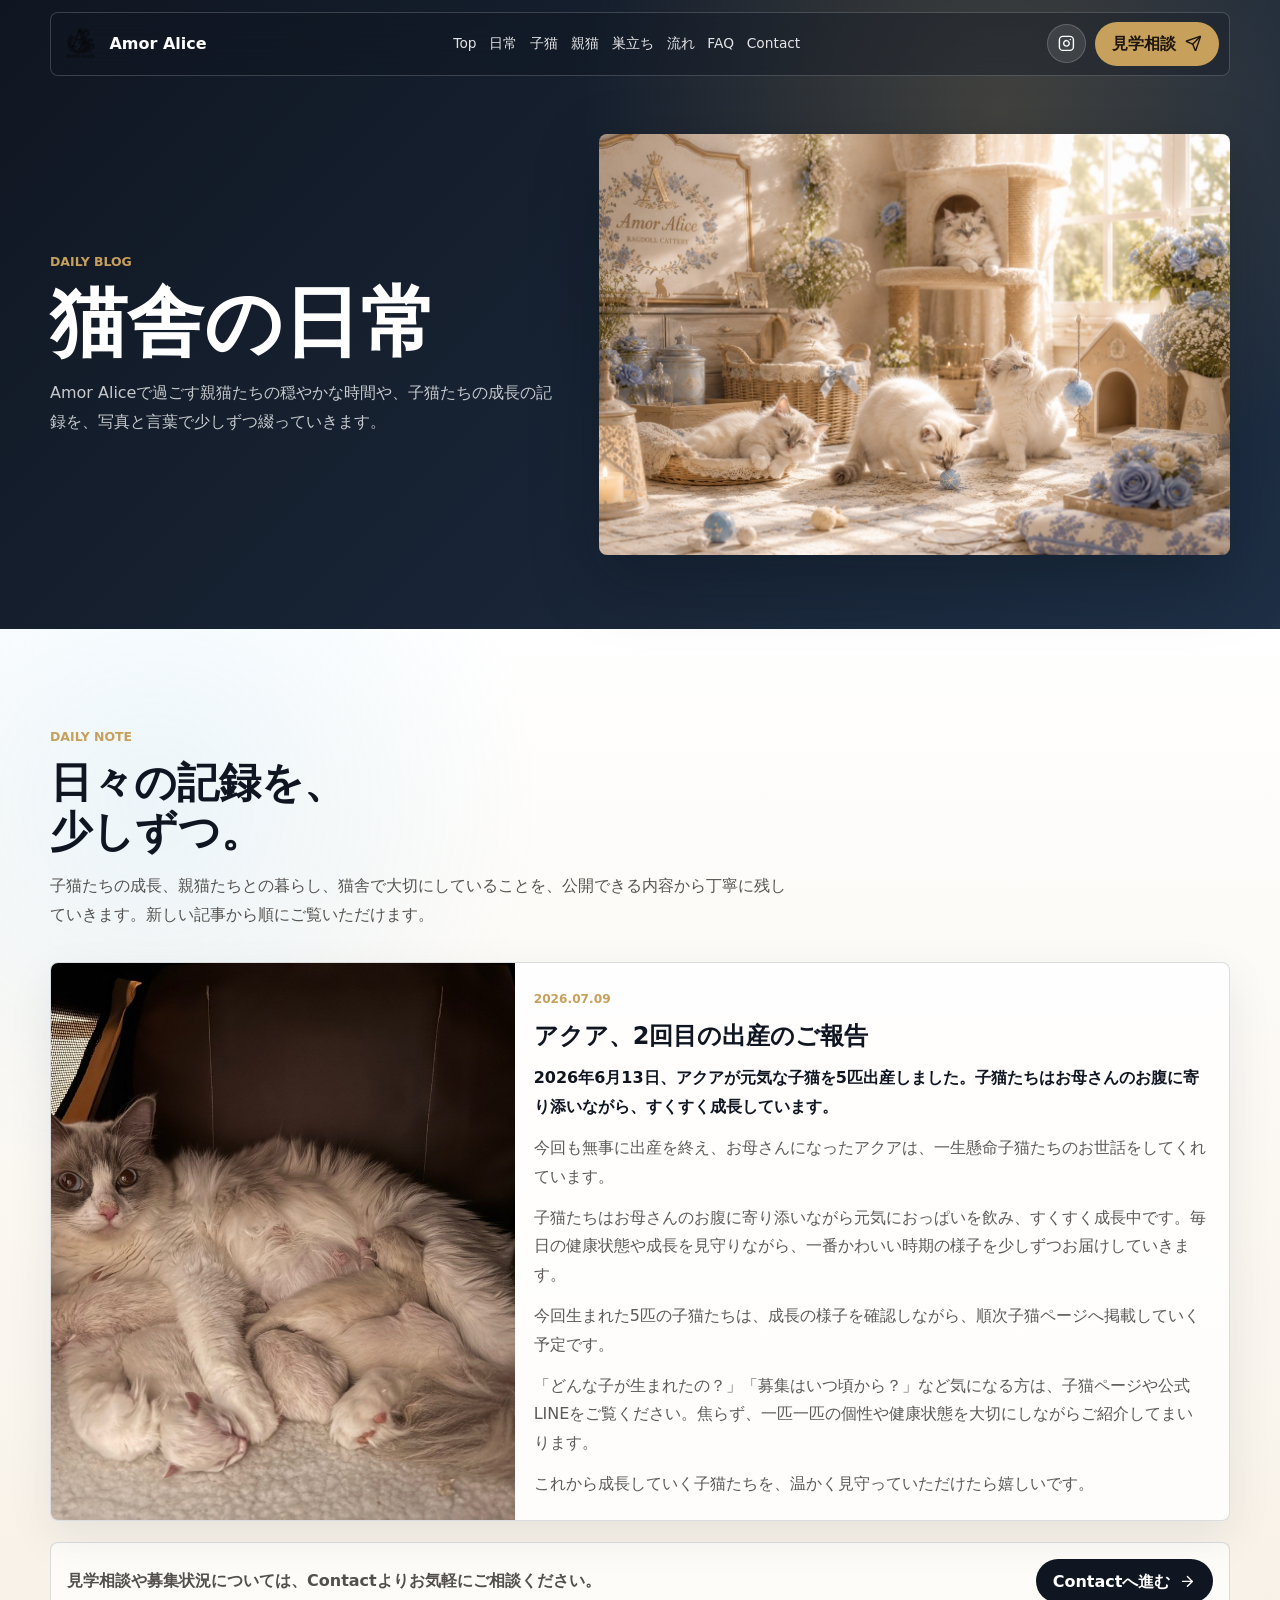
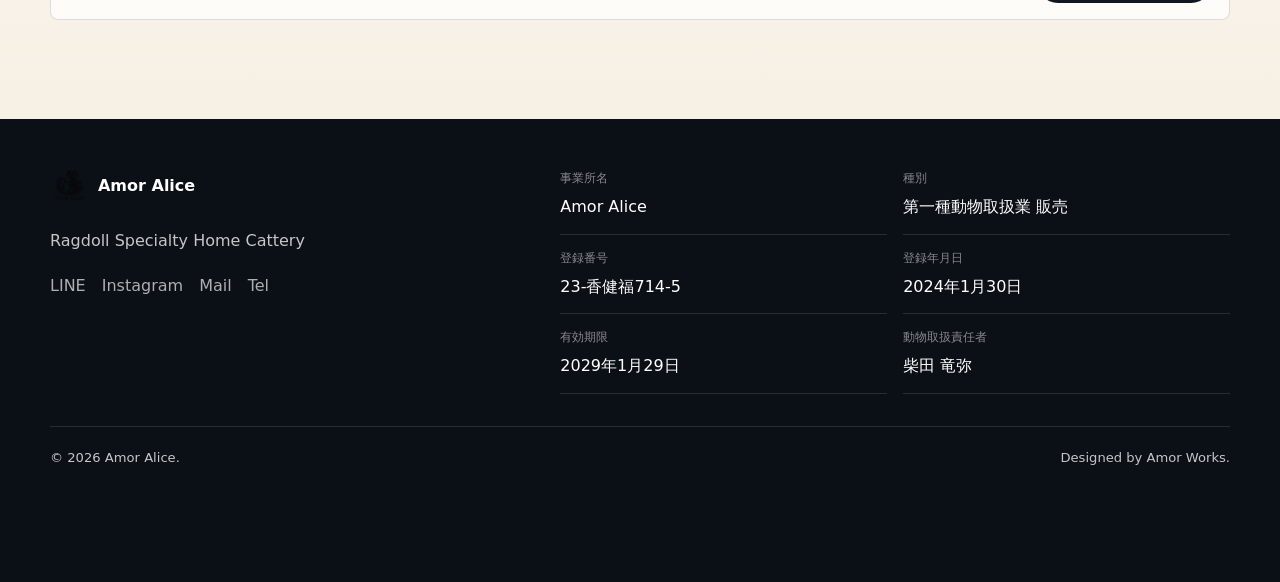
<file: daily/index.html>
<!DOCTYPE html><!--yZDLDkvQmQlT7WCCclKfr--><html lang="ja"><head><meta charSet="utf-8"/><meta name="viewport" content="width=device-width, initial-scale=1"/><link rel="preload" as="image" href="../assets/brand-logo.png"/><link rel="preload" as="image" href="../assets/daily-blog-room.jpg"/><link rel="preload" as="image" href="../assets/content/blog/aqua-second-birth-20260613.jpg"/><link rel="stylesheet" href="/_next/static/css/ce2b4de1057b2c06.css" data-precedence="next"/><link rel="preload" as="script" fetchPriority="low" href="/_next/static/chunks/webpack-c042ca735a68d6ec.js"/><script src="/_next/static/chunks/4bd1b696-c023c6e3521b1417.js" async=""></script><script src="/_next/static/chunks/255-64e783496c90356a.js" async=""></script><script src="/_next/static/chunks/main-app-a47412eca1f92c4f.js" async=""></script><script src="/_next/static/chunks/738-07168691bee306ea.js" async=""></script><script src="/_next/static/chunks/124-fc785640768d172f.js" async=""></script><script src="/_next/static/chunks/app/daily/page-ab0e45ca8bccb8fd.js" async=""></script><meta name="theme-color" content="#101621"/><title>猫舎の日常｜Amor Alice</title><meta name="description" content="千葉県のラグドール専門キャッテリー Amor Aliceで大切にしている、体調管理・清潔な環境づくり・子猫の社会化の様子を紹介します。"/><meta name="application-name" content="Amor Alice"/><meta name="keywords" content="Amor Alice,ラグドール,ラグドール ブリーダー,千葉県 ラグドール,千葉県 ラグドール ブリーダー,ラグドール 子猫,キャッテリー,見学相談"/><meta name="creator" content="Amor Alice"/><meta name="publisher" content="Amor Alice"/><meta name="category" content="ラグドール専門キャッテリー"/><link rel="canonical" href="https://catteryamoralice-ragdoll.github.io/daily/"/><meta property="og:title" content="猫舎の日常｜Amor Alice"/><meta property="og:description" content="千葉県のラグドール専門キャッテリー Amor Aliceで大切にしている、体調管理・清潔な環境づくり・子猫の社会化の様子を紹介します。"/><meta property="og:url" content="https://catteryamoralice-ragdoll.github.io/daily/"/><meta property="og:site_name" content="Amor Alice"/><meta property="og:locale" content="ja_JP"/><meta property="og:image" content="https://catteryamoralice-ragdoll.github.io/assets/daily-blog-room.jpg"/><meta property="og:image:width" content="1400"/><meta property="og:image:height" content="933"/><meta property="og:image:alt" content="Amor Aliceの猫舎の日常を伝える室内写真"/><meta property="og:type" content="website"/><meta name="twitter:card" content="summary_large_image"/><meta name="twitter:title" content="猫舎の日常｜Amor Alice"/><meta name="twitter:description" content="千葉県のラグドール専門キャッテリー Amor Aliceで大切にしている、体調管理・清潔な環境づくり・子猫の社会化の様子を紹介します。"/><meta name="twitter:image" content="https://catteryamoralice-ragdoll.github.io/assets/daily-blog-room.jpg"/><link rel="icon" href="/assets/favicon.png" type="image/png"/><link rel="apple-touch-icon" href="/assets/apple-touch-icon.png" type="image/png"/><script src="/_next/static/chunks/polyfills-42372ed130431b0a.js" noModule=""></script><link rel="stylesheet" href="/assets/kittens-listing.css"/></head><body><div hidden=""><!--$--><!--/$--></div><script type="application/ld+json">[{"@context":"https://schema.org","@type":"WebPage","@id":"https://catteryamoralice-ragdoll.github.io/daily/#webpage","url":"https://catteryamoralice-ragdoll.github.io/daily/","name":"猫舎の日常｜Amor Alice","description":"千葉県のラグドール専門キャッテリー Amor Aliceで大切にしている、体調管理・清潔な環境づくり・子猫の社会化の様子を紹介します。","inLanguage":"ja-JP","isPartOf":{"@id":"https://catteryamoralice-ragdoll.github.io/#website"},"publisher":{"@id":"https://catteryamoralice-ragdoll.github.io/#localbusiness"},"primaryImageOfPage":{"@type":"ImageObject","url":"https://catteryamoralice-ragdoll.github.io/assets/daily-blog-room.jpg"}},{"@context":"https://schema.org","@type":"BreadcrumbList","itemListElement":[{"@type":"ListItem","position":1,"name":"Amor Alice","item":"https://catteryamoralice-ragdoll.github.io/"},{"@type":"ListItem","position":2,"name":"猫舎の日常","item":"https://catteryamoralice-ragdoll.github.io/daily/"}]}]</script><header class="site-header "><a class="brand" href="../" aria-label="Amor Alice トップへ"><img src="../assets/brand-logo.png" alt=""/><span>Amor Alice</span></a><nav class="desktop-nav" aria-label="メインナビゲーション"><a href="../">Top</a><a href="../daily/">日常</a><a href="../kittens/">子猫</a><a href="../parents/">親猫</a><a href="../graduates/">巣立ち</a><a href="../journey/">流れ</a><a href="../faq/">FAQ</a><a href="../#contact">Contact</a></nav><div class="header-actions"><a class="icon-link" href="https://www.instagram.com/cattery_amor.alice/" target="_blank" rel="noopener" aria-label="Instagram"><svg xmlns="http://www.w3.org/2000/svg" width="24" height="24" viewBox="0 0 24 24" fill="none" stroke="currentColor" stroke-width="2" stroke-linecap="round" stroke-linejoin="round" class="lucide lucide-instagram" aria-hidden="true"><rect width="20" height="20" x="2" y="2" rx="5" ry="5"></rect><path d="M16 11.37A4 4 0 1 1 12.63 8 4 4 0 0 1 16 11.37z"></path><line x1="17.5" x2="17.51" y1="6.5" y2="6.5"></line></svg></a><a class="header-cta" href="../#contact">見学相談<svg xmlns="http://www.w3.org/2000/svg" width="24" height="24" viewBox="0 0 24 24" fill="none" stroke="currentColor" stroke-width="2" stroke-linecap="round" stroke-linejoin="round" class="lucide lucide-send" aria-hidden="true"><path d="M14.536 21.686a.5.5 0 0 0 .937-.024l6.5-19a.496.496 0 0 0-.635-.635l-19 6.5a.5.5 0 0 0-.024.937l7.93 3.18a2 2 0 0 1 1.112 1.11z"></path><path d="m21.854 2.147-10.94 10.939"></path></svg></a><button class="menu-button" type="button" aria-expanded="false" aria-controls="mobile-nav" aria-label="メニューを開く"><svg xmlns="http://www.w3.org/2000/svg" width="24" height="24" viewBox="0 0 24 24" fill="none" stroke="currentColor" stroke-width="2" stroke-linecap="round" stroke-linejoin="round" class="lucide lucide-menu" aria-hidden="true"><line x1="4" x2="20" y1="12" y2="12"></line><line x1="4" x2="20" y1="6" y2="6"></line><line x1="4" x2="20" y1="18" y2="18"></line></svg></button></div></header><div class="mobile-panel " id="mobile-nav"><a href="../">Top</a><a href="../daily/">日常</a><a href="../kittens/">子猫</a><a href="../parents/">親猫</a><a href="../graduates/">巣立ち</a><a href="../journey/">流れ</a><a href="../faq/">FAQ</a><a href="../#contact">Contact</a></div><nav class="mobile-contact-bar" aria-label="スマートフォン用の主要導線"><a href="https://lin.ee/4A4dqHU" target="_blank" rel="noopener"><svg xmlns="http://www.w3.org/2000/svg" width="24" height="24" viewBox="0 0 24 24" fill="none" stroke="currentColor" stroke-width="2" stroke-linecap="round" stroke-linejoin="round" class="lucide lucide-message-circle" aria-hidden="true"><path d="M7.9 20A9 9 0 1 0 4 16.1L2 22Z"></path></svg>LINE</a><a class="is-primary" href="../#contact"><svg xmlns="http://www.w3.org/2000/svg" width="24" height="24" viewBox="0 0 24 24" fill="none" stroke="currentColor" stroke-width="2" stroke-linecap="round" stroke-linejoin="round" class="lucide lucide-calendar-days" aria-hidden="true"><path d="M8 2v4"></path><path d="M16 2v4"></path><rect width="18" height="18" x="3" y="4" rx="2"></rect><path d="M3 10h18"></path><path d="M8 14h.01"></path><path d="M12 14h.01"></path><path d="M16 14h.01"></path><path d="M8 18h.01"></path><path d="M12 18h.01"></path><path d="M16 18h.01"></path></svg>相談</a><a href="../kittens/"><svg xmlns="http://www.w3.org/2000/svg" width="24" height="24" viewBox="0 0 24 24" fill="none" stroke="currentColor" stroke-width="2" stroke-linecap="round" stroke-linejoin="round" class="lucide lucide-baby" aria-hidden="true"><path d="M9 12h.01"></path><path d="M15 12h.01"></path><path d="M10 16c.5.3 1.2.5 2 .5s1.5-.2 2-.5"></path><path d="M19 6.3a9 9 0 0 1 1.8 3.9 2 2 0 0 1 0 3.6 9 9 0 0 1-17.6 0 2 2 0 0 1 0-3.6A9 9 0 0 1 12 3c2 0 3.5 1.1 3.5 2.5s-.9 2.5-2 2.5c-.8 0-1.5-.4-1.5-1"></path></svg>子猫</a></nav><main class="subpage-main" id="top"><section class="subpage-hero"><div class="section-inner subpage-hero-grid"><div><p class="eyebrow">DAILY BLOG</p><h1>猫舎の日常</h1><p>Amor Aliceで過ごす親猫たちの穏やかな時間や、子猫たちの成長の記録を、写真と言葉で少しずつ綴っていきます。</p></div><figure><img src="../assets/daily-blog-room.jpg" alt="Amor Aliceの猫舎でラグドールたちが穏やかに過ごす様子"/></figure></div></section><section class="section daily-blog-section"><div class="section-inner"><div class="section-heading" data-gsap="true"><p class="eyebrow">DAILY NOTE</p><h2>日々の記録を、<br/>少しずつ。</h2><p>子猫たちの成長、親猫たちとの暮らし、猫舎で大切にしていることを、公開できる内容から丁寧に残していきます。新しい記事から順にご覧いただけます。</p></div><div class="daily-blog-list" data-stagger="true"><article class="daily-blog-card" id="aqua-second-birth-20260613" data-stagger-item="true"><img src="../assets/content/blog/aqua-second-birth-20260613.jpg" alt="アクアが生まれた子猫たちに寄り添いながらお世話をしている様子"/><div><time>2026.07.09</time><h3>アクア、2回目の出産のご報告</h3><p class="daily-blog-lead">2026年6月13日、アクアが元気な子猫を5匹出産しました。子猫たちはお母さんのお腹に寄り添いながら、すくすく成長しています。</p><p>今回も無事に出産を終え、お母さんになったアクアは、一生懸命子猫たちのお世話をしてくれています。</p><p>子猫たちはお母さんのお腹に寄り添いながら元気におっぱいを飲み、すくすく成長中です。毎日の健康状態や成長を見守りながら、一番かわいい時期の様子を少しずつお届けしていきます。</p><p>今回生まれた5匹の子猫たちは、成長の様子を確認しながら、順次子猫ページへ掲載していく予定です。</p><p>「どんな子が生まれたの？」「募集はいつ頃から？」など気になる方は、子猫ページや公式LINEをご覧ください。焦らず、一匹一匹の個性や健康状態を大切にしながらご紹介してまいります。</p><p>これから成長していく子猫たちを、温かく見守っていただけたら嬉しいです。</p></div></article></div><div class="section-cta" data-gsap="true"><p>見学相談や募集状況については、Contactよりお気軽にご相談ください。</p><a class="button primary ink" href="../#contact">Contactへ進む<svg xmlns="http://www.w3.org/2000/svg" width="24" height="24" viewBox="0 0 24 24" fill="none" stroke="currentColor" stroke-width="2" stroke-linecap="round" stroke-linejoin="round" class="lucide lucide-arrow-right" aria-hidden="true"><path d="M5 12h14"></path><path d="m12 5 7 7-7 7"></path></svg></a></div></div></section></main><footer class="site-footer"><div class="footer-inner"><div class="footer-brand-block"><a class="brand footer-brand" href="../"><img src="../assets/brand-logo.png" alt=""/><span>Amor Alice</span></a><p>Ragdoll Specialty Home Cattery</p><div class="footer-links"><a href="https://lin.ee/4A4dqHU" target="_blank" rel="noopener">LINE</a><a href="https://www.instagram.com/cattery_amor.alice/" target="_blank" rel="noopener">Instagram</a><a href="mailto:cattery227.amor.alice@gmail.com">Mail</a><a href="tel:09087426180">Tel</a></div></div><dl class="legal-list"><div><dt>事業所名</dt><dd>Amor Alice</dd></div><div><dt>種別</dt><dd>第一種動物取扱業 販売</dd></div><div><dt>登録番号</dt><dd>23-香健福714-5</dd></div><div><dt>登録年月日</dt><dd>2024年1月30日</dd></div><div><dt>有効期限</dt><dd>2029年1月29日</dd></div><div><dt>動物取扱責任者</dt><dd>柴田 竜弥</dd></div></dl></div><div class="footer-bottom"><p>© <!-- -->2026<!-- --> Amor Alice.</p><p>Designed by Amor Works.</p></div></footer><!--$--><!--/$--><script src="/_next/static/chunks/webpack-c042ca735a68d6ec.js" id="_R_" async=""></script><script>(self.__next_f=self.__next_f||[]).push([0])</script><script>self.__next_f.push([1,"1:\"$Sreact.fragment\"\n2:I[9766,[],\"\"]\n3:I[8924,[],\"\"]\n4:I[4236,[\"738\",\"static/chunks/738-07168691bee306ea.js\",\"124\",\"static/chunks/124-fc785640768d172f.js\",\"284\",\"static/chunks/app/daily/page-ab0e45ca8bccb8fd.js\"],\"DailyPage\"]\n5:I[4431,[],\"OutletBoundary\"]\n7:I[5278,[],\"AsyncMetadataOutlet\"]\n9:I[4431,[],\"ViewportBoundary\"]\nb:I[4431,[],\"MetadataBoundary\"]\nc:\"$Sreact.suspense\"\ne:I[7150,[],\"\"]\n:HL[\"/_next/static/css/ce2b4de1057b2c06.css\",\"style\"]\n"])</script><script>self.__next_f.push([1,"0:{\"P\":null,\"b\":\"yZDLDkvQmQlT7WCCclKfr\",\"p\":\"\",\"c\":[\"\",\"daily\",\"\"],\"i\":false,\"f\":[[[\"\",{\"children\":[\"daily\",{\"children\":[\"__PAGE__\",{}]}]},\"$undefined\",\"$undefined\",true],[\"\",[\"$\",\"$1\",\"c\",{\"children\":[[[\"$\",\"link\",\"0\",{\"rel\":\"stylesheet\",\"href\":\"/_next/static/css/ce2b4de1057b2c06.css\",\"precedence\":\"next\",\"crossOrigin\":\"$undefined\",\"nonce\":\"$undefined\"}]],[\"$\",\"html\",null,{\"lang\":\"ja\",\"children\":[\"$\",\"body\",null,{\"children\":[\"$\",\"$L2\",null,{\"parallelRouterKey\":\"children\",\"error\":\"$undefined\",\"errorStyles\":\"$undefined\",\"errorScripts\":\"$undefined\",\"template\":[\"$\",\"$L3\",null,{}],\"templateStyles\":\"$undefined\",\"templateScripts\":\"$undefined\",\"notFound\":[[[\"$\",\"title\",null,{\"children\":\"404: This page could not be found.\"}],[\"$\",\"div\",null,{\"style\":{\"fontFamily\":\"system-ui,\\\"Segoe UI\\\",Roboto,Helvetica,Arial,sans-serif,\\\"Apple Color Emoji\\\",\\\"Segoe UI Emoji\\\"\",\"height\":\"100vh\",\"textAlign\":\"center\",\"display\":\"flex\",\"flexDirection\":\"column\",\"alignItems\":\"center\",\"justifyContent\":\"center\"},\"children\":[\"$\",\"div\",null,{\"children\":[[\"$\",\"style\",null,{\"dangerouslySetInnerHTML\":{\"__html\":\"body{color:#000;background:#fff;margin:0}.next-error-h1{border-right:1px solid rgba(0,0,0,.3)}@media (prefers-color-scheme:dark){body{color:#fff;background:#000}.next-error-h1{border-right:1px solid rgba(255,255,255,.3)}}\"}}],[\"$\",\"h1\",null,{\"className\":\"next-error-h1\",\"style\":{\"display\":\"inline-block\",\"margin\":\"0 20px 0 0\",\"padding\":\"0 23px 0 0\",\"fontSize\":24,\"fontWeight\":500,\"verticalAlign\":\"top\",\"lineHeight\":\"49px\"},\"children\":404}],[\"$\",\"div\",null,{\"style\":{\"display\":\"inline-block\"},\"children\":[\"$\",\"h2\",null,{\"style\":{\"fontSize\":14,\"fontWeight\":400,\"lineHeight\":\"49px\",\"margin\":0},\"children\":\"This page could not be found.\"}]}]]}]}]],[]],\"forbidden\":\"$undefined\",\"unauthorized\":\"$undefined\"}]}]}]]}],{\"children\":[\"daily\",[\"$\",\"$1\",\"c\",{\"children\":[null,[\"$\",\"$L2\",null,{\"parallelRouterKey\":\"children\",\"error\":\"$undefined\",\"errorStyles\":\"$undefined\",\"errorScripts\":\"$undefined\",\"template\":[\"$\",\"$L3\",null,{}],\"templateStyles\":\"$undefined\",\"templateScripts\":\"$undefined\",\"notFound\":\"$undefined\",\"forbidden\":\"$undefined\",\"unauthorized\":\"$undefined\"}]]}],{\"children\":[\"__PAGE__\",[\"$\",\"$1\",\"c\",{\"children\":[[[\"$\",\"script\",null,{\"type\":\"application/ld+json\",\"dangerouslySetInnerHTML\":{\"__html\":\"[{\\\"@context\\\":\\\"https://schema.org\\\",\\\"@type\\\":\\\"WebPage\\\",\\\"@id\\\":\\\"https://catteryamoralice-ragdoll.github.io/daily/#webpage\\\",\\\"url\\\":\\\"https://catteryamoralice-ragdoll.github.io/daily/\\\",\\\"name\\\":\\\"猫舎の日常｜Amor Alice\\\",\\\"description\\\":\\\"千葉県のラグドール専門キャッテリー Amor Aliceで大切にしている、体調管理・清潔な環境づくり・子猫の社会化の様子を紹介します。\\\",\\\"inLanguage\\\":\\\"ja-JP\\\",\\\"isPartOf\\\":{\\\"@id\\\":\\\"https://catteryamoralice-ragdoll.github.io/#website\\\"},\\\"publisher\\\":{\\\"@id\\\":\\\"https://catteryamoralice-ragdoll.github.io/#localbusiness\\\"},\\\"primaryImageOfPage\\\":{\\\"@type\\\":\\\"ImageObject\\\",\\\"url\\\":\\\"https://catteryamoralice-ragdoll.github.io/assets/daily-blog-room.jpg\\\"}},{\\\"@context\\\":\\\"https://schema.org\\\",\\\"@type\\\":\\\"BreadcrumbList\\\",\\\"itemListElement\\\":[{\\\"@type\\\":\\\"ListItem\\\",\\\"position\\\":1,\\\"name\\\":\\\"Amor Alice\\\",\\\"item\\\":\\\"https://catteryamoralice-ragdoll.github.io/\\\"},{\\\"@type\\\":\\\"ListItem\\\",\\\"position\\\":2,\\\"name\\\":\\\"猫舎の日常\\\",\\\"item\\\":\\\"https://catteryamoralice-ragdoll.github.io/daily/\\\"}]}]\"}}],[\"$\",\"$L4\",null,{}]],null,[\"$\",\"$L5\",null,{\"children\":[\"$L6\",[\"$\",\"$L7\",null,{\"promise\":\"$@8\"}]]}]]}],{},null,false]},null,false]},null,false],[\"$\",\"$1\",\"h\",{\"children\":[null,[[\"$\",\"$L9\",null,{\"children\":\"$La\"}],null],[\"$\",\"$Lb\",null,{\"children\":[\"$\",\"div\",null,{\"hidden\":true,\"children\":[\"$\",\"$c\",null,{\"fallback\":null,\"children\":\"$Ld\"}]}]}]]}],false]],\"m\":\"$undefined\",\"G\":[\"$e\",[]],\"s\":false,\"S\":true}\n"])</script><script>self.__next_f.push([1,"a:[[\"$\",\"meta\",\"0\",{\"charSet\":\"utf-8\"}],[\"$\",\"meta\",\"1\",{\"name\":\"viewport\",\"content\":\"width=device-width, initial-scale=1\"}],[\"$\",\"meta\",\"2\",{\"name\":\"theme-color\",\"content\":\"#101621\"}]]\n6:null\n"])</script><script>self.__next_f.push([1,"f:I[622,[],\"IconMark\"]\n"])</script><script>self.__next_f.push([1,"8:{\"metadata\":[[\"$\",\"title\",\"0\",{\"children\":\"猫舎の日常｜Amor Alice\"}],[\"$\",\"meta\",\"1\",{\"name\":\"description\",\"content\":\"千葉県のラグドール専門キャッテリー Amor Aliceで大切にしている、体調管理・清潔な環境づくり・子猫の社会化の様子を紹介します。\"}],[\"$\",\"meta\",\"2\",{\"name\":\"application-name\",\"content\":\"Amor Alice\"}],[\"$\",\"meta\",\"3\",{\"name\":\"keywords\",\"content\":\"Amor Alice,ラグドール,ラグドール ブリーダー,千葉県 ラグドール,千葉県 ラグドール ブリーダー,ラグドール 子猫,キャッテリー,見学相談\"}],[\"$\",\"meta\",\"4\",{\"name\":\"creator\",\"content\":\"Amor Alice\"}],[\"$\",\"meta\",\"5\",{\"name\":\"publisher\",\"content\":\"Amor Alice\"}],[\"$\",\"meta\",\"6\",{\"name\":\"category\",\"content\":\"ラグドール専門キャッテリー\"}],[\"$\",\"link\",\"7\",{\"rel\":\"canonical\",\"href\":\"https://catteryamoralice-ragdoll.github.io/daily/\"}],[\"$\",\"meta\",\"8\",{\"property\":\"og:title\",\"content\":\"猫舎の日常｜Amor Alice\"}],[\"$\",\"meta\",\"9\",{\"property\":\"og:description\",\"content\":\"千葉県のラグドール専門キャッテリー Amor Aliceで大切にしている、体調管理・清潔な環境づくり・子猫の社会化の様子を紹介します。\"}],[\"$\",\"meta\",\"10\",{\"property\":\"og:url\",\"content\":\"https://catteryamoralice-ragdoll.github.io/daily/\"}],[\"$\",\"meta\",\"11\",{\"property\":\"og:site_name\",\"content\":\"Amor Alice\"}],[\"$\",\"meta\",\"12\",{\"property\":\"og:locale\",\"content\":\"ja_JP\"}],[\"$\",\"meta\",\"13\",{\"property\":\"og:image\",\"content\":\"https://catteryamoralice-ragdoll.github.io/assets/daily-blog-room.jpg\"}],[\"$\",\"meta\",\"14\",{\"property\":\"og:image:width\",\"content\":\"1400\"}],[\"$\",\"meta\",\"15\",{\"property\":\"og:image:height\",\"content\":\"933\"}],[\"$\",\"meta\",\"16\",{\"property\":\"og:image:alt\",\"content\":\"Amor Aliceの猫舎の日常を伝える室内写真\"}],[\"$\",\"meta\",\"17\",{\"property\":\"og:type\",\"content\":\"website\"}],[\"$\",\"meta\",\"18\",{\"name\":\"twitter:card\",\"content\":\"summary_large_image\"}],[\"$\",\"meta\",\"19\",{\"name\":\"twitter:title\",\"content\":\"猫舎の日常｜Amor Alice\"}],[\"$\",\"meta\",\"20\",{\"name\":\"twitter:description\",\"content\":\"千葉県のラグドール専門キャッテリー Amor Aliceで大切にしている、体調管理・清潔な環境づくり・子猫の社会化の様子を紹介します。\"}],[\"$\",\"meta\",\"21\",{\"name\":\"twitter:image\",\"content\":\"https://catteryamoralice-ragdoll.github.io/assets/daily-blog-room.jpg\"}],[\"$\",\"link\",\"22\",{\"rel\":\"icon\",\"href\":\"/assets/favicon.png\",\"type\":\"image/png\"}],[\"$\",\"link\",\"23\",{\"rel\":\"apple-touch-icon\",\"href\":\"/assets/apple-touch-icon.png\",\"type\":\"image/png\"}],[\"$\",\"$Lf\",\"24\",{}]],\"error\":null,\"digest\":\"$undefined\"}\n"])</script><script>self.__next_f.push([1,"d:\"$8:metadata\"\n"])</script><script src="/assets/kittens-listing.js"></script></body></html>
</file>
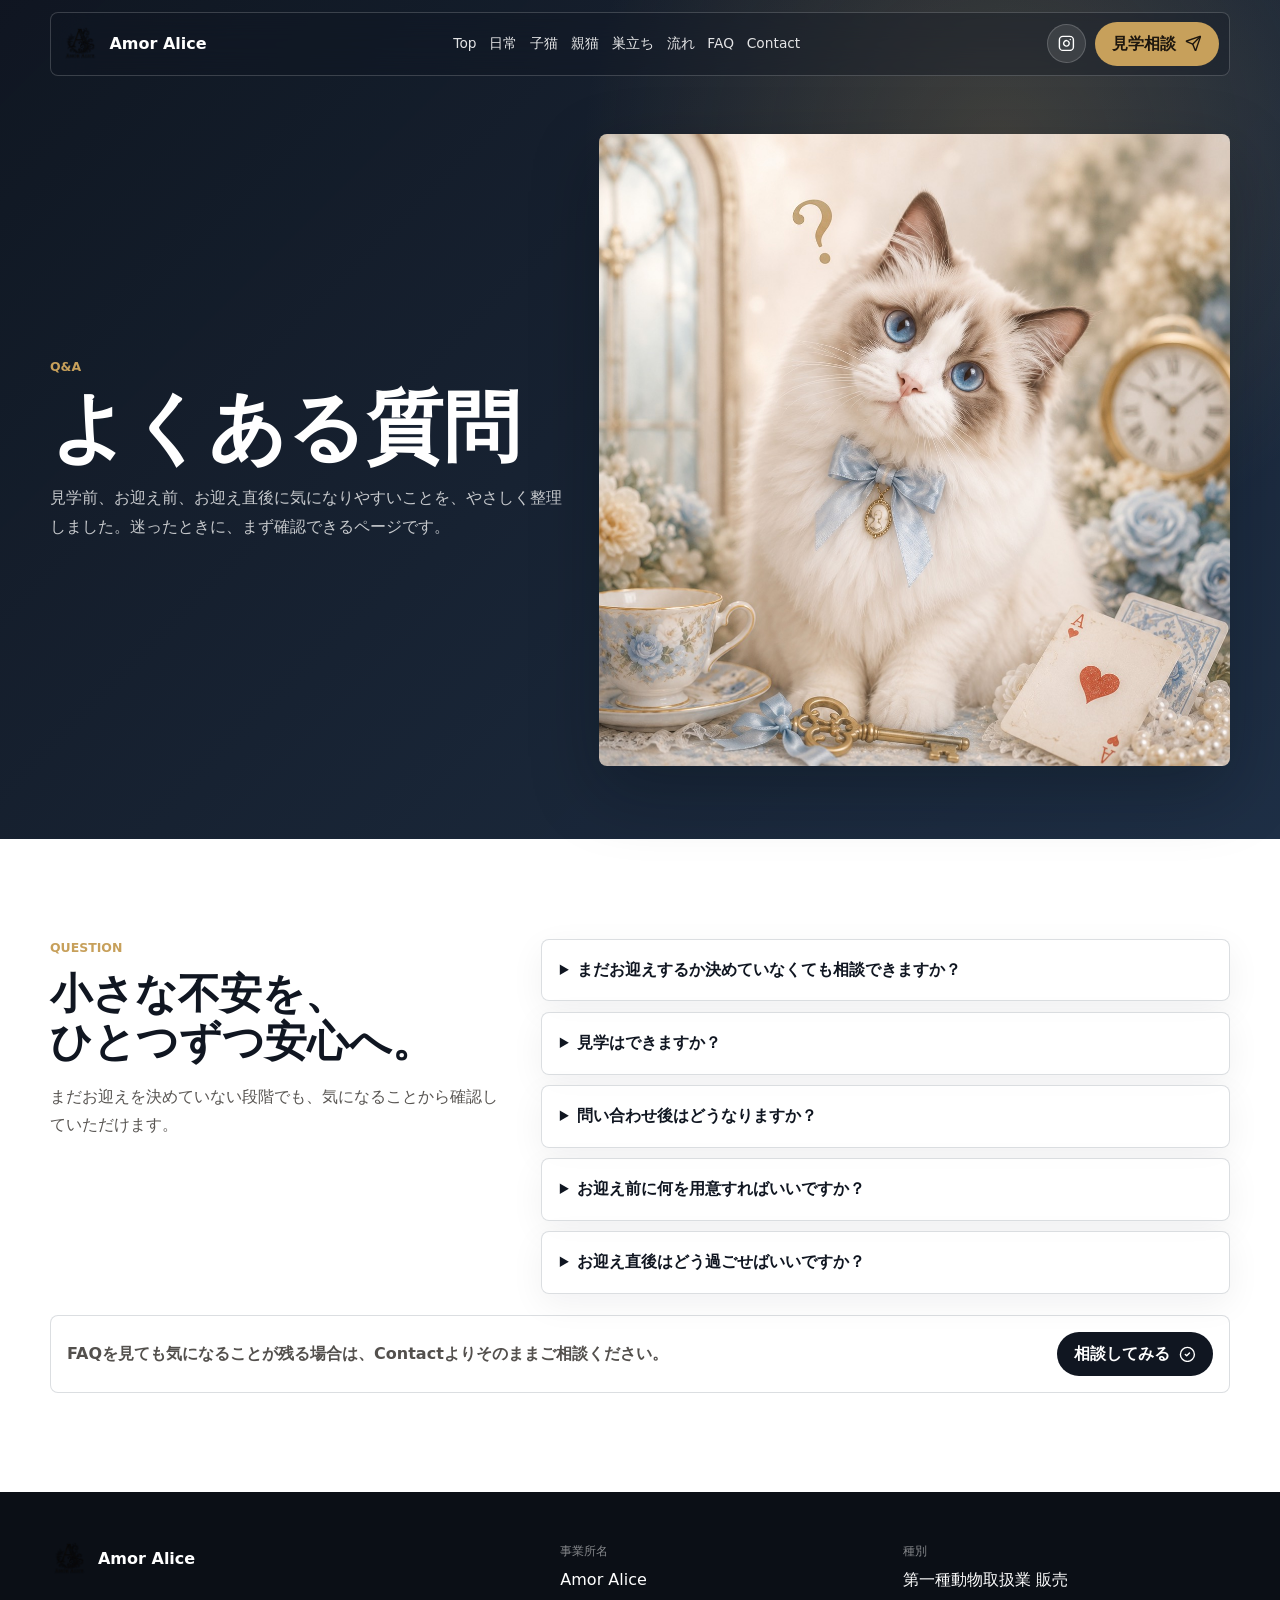
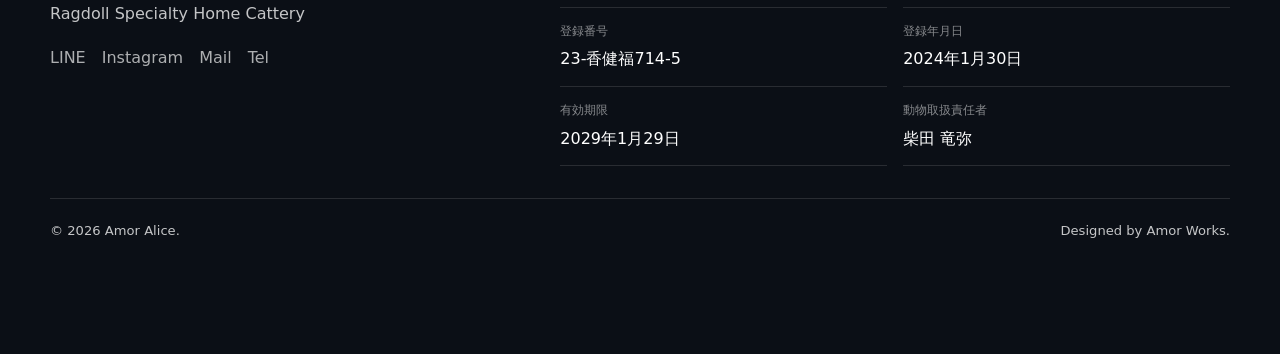
<file: faq/index.html>
<!DOCTYPE html><!--yZDLDkvQmQlT7WCCclKfr--><html lang="ja"><head><meta charSet="utf-8"/><meta name="viewport" content="width=device-width, initial-scale=1"/><link rel="preload" as="image" href="../assets/brand-logo.png"/><link rel="preload" as="image" href="../assets/generated/faq-page-ragdoll.jpg"/><link rel="stylesheet" href="/_next/static/css/ce2b4de1057b2c06.css" data-precedence="next"/><link rel="preload" as="script" fetchPriority="low" href="/_next/static/chunks/webpack-c042ca735a68d6ec.js"/><script src="/_next/static/chunks/4bd1b696-c023c6e3521b1417.js" async=""></script><script src="/_next/static/chunks/255-64e783496c90356a.js" async=""></script><script src="/_next/static/chunks/main-app-a47412eca1f92c4f.js" async=""></script><script src="/_next/static/chunks/738-07168691bee306ea.js" async=""></script><script src="/_next/static/chunks/124-fc785640768d172f.js" async=""></script><script src="/_next/static/chunks/app/faq/page-d54cd9ad88199781.js" async=""></script><meta name="theme-color" content="#101621"/><title>よくある質問｜Amor Alice</title><meta name="description" content="Amor Aliceへの見学相談、お迎え時期、ラグドールの子猫との暮らし、お迎え後のサポートについて、よくある質問をまとめています。"/><meta name="application-name" content="Amor Alice"/><meta name="keywords" content="Amor Alice,ラグドール,ラグドール ブリーダー,千葉県 ラグドール,千葉県 ラグドール ブリーダー,ラグドール 子猫,キャッテリー,見学相談"/><meta name="creator" content="Amor Alice"/><meta name="publisher" content="Amor Alice"/><meta name="category" content="ラグドール専門キャッテリー"/><link rel="canonical" href="https://catteryamoralice-ragdoll.github.io/faq/"/><meta property="og:title" content="よくある質問｜Amor Alice"/><meta property="og:description" content="Amor Aliceへの見学相談、お迎え時期、ラグドールの子猫との暮らし、お迎え後のサポートについて、よくある質問をまとめています。"/><meta property="og:url" content="https://catteryamoralice-ragdoll.github.io/faq/"/><meta property="og:site_name" content="Amor Alice"/><meta property="og:locale" content="ja_JP"/><meta property="og:image" content="https://catteryamoralice-ragdoll.github.io/assets/generated/faq-page-ragdoll.jpg"/><meta property="og:image:width" content="1400"/><meta property="og:image:height" content="933"/><meta property="og:image:alt" content="Amor Aliceのよくある質問ページのラグドール写真"/><meta property="og:type" content="website"/><meta name="twitter:card" content="summary_large_image"/><meta name="twitter:title" content="よくある質問｜Amor Alice"/><meta name="twitter:description" content="Amor Aliceへの見学相談、お迎え時期、ラグドールの子猫との暮らし、お迎え後のサポートについて、よくある質問をまとめています。"/><meta name="twitter:image" content="https://catteryamoralice-ragdoll.github.io/assets/generated/faq-page-ragdoll.jpg"/><link rel="icon" href="/assets/favicon.png" type="image/png"/><link rel="apple-touch-icon" href="/assets/apple-touch-icon.png" type="image/png"/><script src="/_next/static/chunks/polyfills-42372ed130431b0a.js" noModule=""></script><link rel="stylesheet" href="/assets/kittens-listing.css"/></head><body><div hidden=""><!--$--><!--/$--></div><script type="application/ld+json">[{"@context":"https://schema.org","@type":"WebPage","@id":"https://catteryamoralice-ragdoll.github.io/faq/#webpage","url":"https://catteryamoralice-ragdoll.github.io/faq/","name":"よくある質問｜Amor Alice","description":"Amor Aliceへの見学相談、お迎え時期、ラグドールの子猫との暮らし、お迎え後のサポートについて、よくある質問をまとめています。","inLanguage":"ja-JP","isPartOf":{"@id":"https://catteryamoralice-ragdoll.github.io/#website"},"publisher":{"@id":"https://catteryamoralice-ragdoll.github.io/#localbusiness"},"primaryImageOfPage":{"@type":"ImageObject","url":"https://catteryamoralice-ragdoll.github.io/assets/generated/faq-page-ragdoll.jpg"}},{"@context":"https://schema.org","@type":"BreadcrumbList","itemListElement":[{"@type":"ListItem","position":1,"name":"Amor Alice","item":"https://catteryamoralice-ragdoll.github.io/"},{"@type":"ListItem","position":2,"name":"よくある質問","item":"https://catteryamoralice-ragdoll.github.io/faq/"}]},{"@context":"https://schema.org","@type":"FAQPage","@id":"https://catteryamoralice-ragdoll.github.io/faq/#faq","mainEntity":[{"@type":"Question","name":"まだお迎えするか決めていなくても相談できますか？","acceptedAnswer":{"@type":"Answer","text":"はい。毛色、性別、お迎え時期、ご家族の暮らし方などを伺いながら、無理なくご縁を進められるか一緒に確認します。まだ具体的に決まっていない段階でも大丈夫です。"}},{"@type":"Question","name":"見学はできますか？","acceptedAnswer":{"@type":"Answer","text":"はい。子猫と親猫の体調を優先しながら、予約制でご案内しています。まずは雰囲気や暮らし方のご相談からでも大丈夫です。"}},{"@type":"Question","name":"問い合わせ後はどうなりますか？","acceptedAnswer":{"@type":"Answer","text":"ご相談内容を確認し、募集状況や見学候補日をご案内します。すぐに決めていただく前提ではなく、相性や不安を整理しながら進めていきます。"}},{"@type":"Question","name":"お迎え前に何を用意すればいいですか？","acceptedAnswer":{"@type":"Answer","text":"フード、水皿、トイレ、砂、ケージ、爪とぎ、落ち着ける場所などを中心に準備します。詳しくはサポートブックでも確認できます。"}},{"@type":"Question","name":"お迎え直後はどう過ごせばいいですか？","acceptedAnswer":{"@type":"Answer","text":"最初の数日は、静かな場所で食事・水・トイレの様子を見守ります。無理に触れ合おうとせず、子猫が自分のペースで慣れられる時間を大切にします。"}}]}]</script><header class="site-header "><a class="brand" href="../" aria-label="Amor Alice トップへ"><img src="../assets/brand-logo.png" alt=""/><span>Amor Alice</span></a><nav class="desktop-nav" aria-label="メインナビゲーション"><a href="../">Top</a><a href="../daily/">日常</a><a href="../kittens/">子猫</a><a href="../parents/">親猫</a><a href="../graduates/">巣立ち</a><a href="../journey/">流れ</a><a href="../faq/">FAQ</a><a href="../#contact">Contact</a></nav><div class="header-actions"><a class="icon-link" href="https://www.instagram.com/cattery_amor.alice/" target="_blank" rel="noopener" aria-label="Instagram"><svg xmlns="http://www.w3.org/2000/svg" width="24" height="24" viewBox="0 0 24 24" fill="none" stroke="currentColor" stroke-width="2" stroke-linecap="round" stroke-linejoin="round" class="lucide lucide-instagram" aria-hidden="true"><rect width="20" height="20" x="2" y="2" rx="5" ry="5"></rect><path d="M16 11.37A4 4 0 1 1 12.63 8 4 4 0 0 1 16 11.37z"></path><line x1="17.5" x2="17.51" y1="6.5" y2="6.5"></line></svg></a><a class="header-cta" href="../#contact">見学相談<svg xmlns="http://www.w3.org/2000/svg" width="24" height="24" viewBox="0 0 24 24" fill="none" stroke="currentColor" stroke-width="2" stroke-linecap="round" stroke-linejoin="round" class="lucide lucide-send" aria-hidden="true"><path d="M14.536 21.686a.5.5 0 0 0 .937-.024l6.5-19a.496.496 0 0 0-.635-.635l-19 6.5a.5.5 0 0 0-.024.937l7.93 3.18a2 2 0 0 1 1.112 1.11z"></path><path d="m21.854 2.147-10.94 10.939"></path></svg></a><button class="menu-button" type="button" aria-expanded="false" aria-controls="mobile-nav" aria-label="メニューを開く"><svg xmlns="http://www.w3.org/2000/svg" width="24" height="24" viewBox="0 0 24 24" fill="none" stroke="currentColor" stroke-width="2" stroke-linecap="round" stroke-linejoin="round" class="lucide lucide-menu" aria-hidden="true"><line x1="4" x2="20" y1="12" y2="12"></line><line x1="4" x2="20" y1="6" y2="6"></line><line x1="4" x2="20" y1="18" y2="18"></line></svg></button></div></header><div class="mobile-panel " id="mobile-nav"><a href="../">Top</a><a href="../daily/">日常</a><a href="../kittens/">子猫</a><a href="../parents/">親猫</a><a href="../graduates/">巣立ち</a><a href="../journey/">流れ</a><a href="../faq/">FAQ</a><a href="../#contact">Contact</a></div><nav class="mobile-contact-bar" aria-label="スマートフォン用の主要導線"><a href="https://lin.ee/4A4dqHU" target="_blank" rel="noopener"><svg xmlns="http://www.w3.org/2000/svg" width="24" height="24" viewBox="0 0 24 24" fill="none" stroke="currentColor" stroke-width="2" stroke-linecap="round" stroke-linejoin="round" class="lucide lucide-message-circle" aria-hidden="true"><path d="M7.9 20A9 9 0 1 0 4 16.1L2 22Z"></path></svg>LINE</a><a class="is-primary" href="../#contact"><svg xmlns="http://www.w3.org/2000/svg" width="24" height="24" viewBox="0 0 24 24" fill="none" stroke="currentColor" stroke-width="2" stroke-linecap="round" stroke-linejoin="round" class="lucide lucide-calendar-days" aria-hidden="true"><path d="M8 2v4"></path><path d="M16 2v4"></path><rect width="18" height="18" x="3" y="4" rx="2"></rect><path d="M3 10h18"></path><path d="M8 14h.01"></path><path d="M12 14h.01"></path><path d="M16 14h.01"></path><path d="M8 18h.01"></path><path d="M12 18h.01"></path><path d="M16 18h.01"></path></svg>相談</a><a href="../kittens/"><svg xmlns="http://www.w3.org/2000/svg" width="24" height="24" viewBox="0 0 24 24" fill="none" stroke="currentColor" stroke-width="2" stroke-linecap="round" stroke-linejoin="round" class="lucide lucide-baby" aria-hidden="true"><path d="M9 12h.01"></path><path d="M15 12h.01"></path><path d="M10 16c.5.3 1.2.5 2 .5s1.5-.2 2-.5"></path><path d="M19 6.3a9 9 0 0 1 1.8 3.9 2 2 0 0 1 0 3.6 9 9 0 0 1-17.6 0 2 2 0 0 1 0-3.6A9 9 0 0 1 12 3c2 0 3.5 1.1 3.5 2.5s-.9 2.5-2 2.5c-.8 0-1.5-.4-1.5-1"></path></svg>子猫</a></nav><main class="subpage-main" id="top"><section class="subpage-hero"><div class="section-inner subpage-hero-grid"><div><p class="eyebrow">Q&amp;A</p><h1>よくある質問</h1><p>見学前、お迎え前、お迎え直後に気になりやすいことを、やさしく整理しました。迷ったときに、まず確認できるページです。</p></div><figure><img src="../assets/generated/faq-page-ragdoll.jpg" alt="ラグドールのお迎え前によくある質問を表す写真"/></figure></div></section><section class="section faq-section"><div class="section-inner faq-layout"><div class="section-heading" data-gsap="true"><p class="eyebrow">QUESTION</p><h2>小さな不安を、<br/>ひとつずつ安心へ。</h2><p>まだお迎えを決めていない段階でも、気になることから確認していただけます。</p></div><div class="faq-list"><details class="faq-item" data-gsap="true"><summary>まだお迎えするか決めていなくても相談できますか？</summary><p>はい。毛色、性別、お迎え時期、ご家族の暮らし方などを伺いながら、無理なくご縁を進められるか一緒に確認します。まだ具体的に決まっていない段階でも大丈夫です。</p></details><details class="faq-item" data-gsap="true"><summary>見学はできますか？</summary><p>はい。子猫と親猫の体調を優先しながら、予約制でご案内しています。まずは雰囲気や暮らし方のご相談からでも大丈夫です。</p></details><details class="faq-item" data-gsap="true"><summary>問い合わせ後はどうなりますか？</summary><p>ご相談内容を確認し、募集状況や見学候補日をご案内します。すぐに決めていただく前提ではなく、相性や不安を整理しながら進めていきます。</p></details><details class="faq-item" data-gsap="true"><summary>お迎え前に何を用意すればいいですか？</summary><p>フード、水皿、トイレ、砂、ケージ、爪とぎ、落ち着ける場所などを中心に準備します。詳しくはサポートブックでも確認できます。</p></details><details class="faq-item" data-gsap="true"><summary>お迎え直後はどう過ごせばいいですか？</summary><p>最初の数日は、静かな場所で食事・水・トイレの様子を見守ります。無理に触れ合おうとせず、子猫が自分のペースで慣れられる時間を大切にします。</p></details></div></div><div class="section-inner"><div class="section-cta" data-gsap="true"><p>FAQを見ても気になることが残る場合は、Contactよりそのままご相談ください。</p><a class="button primary ink" href="../#contact">相談してみる<svg xmlns="http://www.w3.org/2000/svg" width="24" height="24" viewBox="0 0 24 24" fill="none" stroke="currentColor" stroke-width="2" stroke-linecap="round" stroke-linejoin="round" class="lucide lucide-circle-check" aria-hidden="true"><circle cx="12" cy="12" r="10"></circle><path d="m9 12 2 2 4-4"></path></svg></a></div></div></section></main><footer class="site-footer"><div class="footer-inner"><div class="footer-brand-block"><a class="brand footer-brand" href="../"><img src="../assets/brand-logo.png" alt=""/><span>Amor Alice</span></a><p>Ragdoll Specialty Home Cattery</p><div class="footer-links"><a href="https://lin.ee/4A4dqHU" target="_blank" rel="noopener">LINE</a><a href="https://www.instagram.com/cattery_amor.alice/" target="_blank" rel="noopener">Instagram</a><a href="mailto:cattery227.amor.alice@gmail.com">Mail</a><a href="tel:09087426180">Tel</a></div></div><dl class="legal-list"><div><dt>事業所名</dt><dd>Amor Alice</dd></div><div><dt>種別</dt><dd>第一種動物取扱業 販売</dd></div><div><dt>登録番号</dt><dd>23-香健福714-5</dd></div><div><dt>登録年月日</dt><dd>2024年1月30日</dd></div><div><dt>有効期限</dt><dd>2029年1月29日</dd></div><div><dt>動物取扱責任者</dt><dd>柴田 竜弥</dd></div></dl></div><div class="footer-bottom"><p>© <!-- -->2026<!-- --> Amor Alice.</p><p>Designed by Amor Works.</p></div></footer><!--$--><!--/$--><script src="/_next/static/chunks/webpack-c042ca735a68d6ec.js" id="_R_" async=""></script><script>(self.__next_f=self.__next_f||[]).push([0])</script><script>self.__next_f.push([1,"1:\"$Sreact.fragment\"\n2:I[9766,[],\"\"]\n3:I[8924,[],\"\"]\n8:I[7150,[],\"\"]\n:HL[\"/_next/static/css/ce2b4de1057b2c06.css\",\"style\"]\n4:Tacf,"])</script><script>self.__next_f.push([1,"[{\"@context\":\"https://schema.org\",\"@type\":\"WebPage\",\"@id\":\"https://catteryamoralice-ragdoll.github.io/faq/#webpage\",\"url\":\"https://catteryamoralice-ragdoll.github.io/faq/\",\"name\":\"よくある質問｜Amor Alice\",\"description\":\"Amor Aliceへの見学相談、お迎え時期、ラグドールの子猫との暮らし、お迎え後のサポートについて、よくある質問をまとめています。\",\"inLanguage\":\"ja-JP\",\"isPartOf\":{\"@id\":\"https://catteryamoralice-ragdoll.github.io/#website\"},\"publisher\":{\"@id\":\"https://catteryamoralice-ragdoll.github.io/#localbusiness\"},\"primaryImageOfPage\":{\"@type\":\"ImageObject\",\"url\":\"https://catteryamoralice-ragdoll.github.io/assets/generated/faq-page-ragdoll.jpg\"}},{\"@context\":\"https://schema.org\",\"@type\":\"BreadcrumbList\",\"itemListElement\":[{\"@type\":\"ListItem\",\"position\":1,\"name\":\"Amor Alice\",\"item\":\"https://catteryamoralice-ragdoll.github.io/\"},{\"@type\":\"ListItem\",\"position\":2,\"name\":\"よくある質問\",\"item\":\"https://catteryamoralice-ragdoll.github.io/faq/\"}]},{\"@context\":\"https://schema.org\",\"@type\":\"FAQPage\",\"@id\":\"https://catteryamoralice-ragdoll.github.io/faq/#faq\",\"mainEntity\":[{\"@type\":\"Question\",\"name\":\"まだお迎えするか決めていなくても相談できますか？\",\"acceptedAnswer\":{\"@type\":\"Answer\",\"text\":\"はい。毛色、性別、お迎え時期、ご家族の暮らし方などを伺いながら、無理なくご縁を進められるか一緒に確認します。まだ具体的に決まっていない段階でも大丈夫です。\"}},{\"@type\":\"Question\",\"name\":\"見学はできますか？\",\"acceptedAnswer\":{\"@type\":\"Answer\",\"text\":\"はい。子猫と親猫の体調を優先しながら、予約制でご案内しています。まずは雰囲気や暮らし方のご相談からでも大丈夫です。\"}},{\"@type\":\"Question\",\"name\":\"問い合わせ後はどうなりますか？\",\"acceptedAnswer\":{\"@type\":\"Answer\",\"text\":\"ご相談内容を確認し、募集状況や見学候補日をご案内します。すぐに決めていただく前提ではなく、相性や不安を整理しながら進めていきます。\"}},{\"@type\":\"Question\",\"name\":\"お迎え前に何を用意すればいいですか？\",\"acceptedAnswer\":{\"@type\":\"Answer\",\"text\":\"フード、水皿、トイレ、砂、ケージ、爪とぎ、落ち着ける場所などを中心に準備します。詳しくはサポートブックでも確認できます。\"}},{\"@type\":\"Question\",\"name\":\"お迎え直後はどう過ごせばいいですか？\",\"acceptedAnswer\":{\"@type\":\"Answer\",\"text\":\"最初の数日は、静かな場所で食事・水・トイレの様子を見守ります。無理に触れ合おうとせず、子猫が自分のペースで慣れられる時間を大切にします。\"}}]}]"])</script><script>self.__next_f.push([1,"0:{\"P\":null,\"b\":\"yZDLDkvQmQlT7WCCclKfr\",\"p\":\"\",\"c\":[\"\",\"faq\",\"\"],\"i\":false,\"f\":[[[\"\",{\"children\":[\"faq\",{\"children\":[\"__PAGE__\",{}]}]},\"$undefined\",\"$undefined\",true],[\"\",[\"$\",\"$1\",\"c\",{\"children\":[[[\"$\",\"link\",\"0\",{\"rel\":\"stylesheet\",\"href\":\"/_next/static/css/ce2b4de1057b2c06.css\",\"precedence\":\"next\",\"crossOrigin\":\"$undefined\",\"nonce\":\"$undefined\"}]],[\"$\",\"html\",null,{\"lang\":\"ja\",\"children\":[\"$\",\"body\",null,{\"children\":[\"$\",\"$L2\",null,{\"parallelRouterKey\":\"children\",\"error\":\"$undefined\",\"errorStyles\":\"$undefined\",\"errorScripts\":\"$undefined\",\"template\":[\"$\",\"$L3\",null,{}],\"templateStyles\":\"$undefined\",\"templateScripts\":\"$undefined\",\"notFound\":[[[\"$\",\"title\",null,{\"children\":\"404: This page could not be found.\"}],[\"$\",\"div\",null,{\"style\":{\"fontFamily\":\"system-ui,\\\"Segoe UI\\\",Roboto,Helvetica,Arial,sans-serif,\\\"Apple Color Emoji\\\",\\\"Segoe UI Emoji\\\"\",\"height\":\"100vh\",\"textAlign\":\"center\",\"display\":\"flex\",\"flexDirection\":\"column\",\"alignItems\":\"center\",\"justifyContent\":\"center\"},\"children\":[\"$\",\"div\",null,{\"children\":[[\"$\",\"style\",null,{\"dangerouslySetInnerHTML\":{\"__html\":\"body{color:#000;background:#fff;margin:0}.next-error-h1{border-right:1px solid rgba(0,0,0,.3)}@media (prefers-color-scheme:dark){body{color:#fff;background:#000}.next-error-h1{border-right:1px solid rgba(255,255,255,.3)}}\"}}],[\"$\",\"h1\",null,{\"className\":\"next-error-h1\",\"style\":{\"display\":\"inline-block\",\"margin\":\"0 20px 0 0\",\"padding\":\"0 23px 0 0\",\"fontSize\":24,\"fontWeight\":500,\"verticalAlign\":\"top\",\"lineHeight\":\"49px\"},\"children\":404}],[\"$\",\"div\",null,{\"style\":{\"display\":\"inline-block\"},\"children\":[\"$\",\"h2\",null,{\"style\":{\"fontSize\":14,\"fontWeight\":400,\"lineHeight\":\"49px\",\"margin\":0},\"children\":\"This page could not be found.\"}]}]]}]}]],[]],\"forbidden\":\"$undefined\",\"unauthorized\":\"$undefined\"}]}]}]]}],{\"children\":[\"faq\",[\"$\",\"$1\",\"c\",{\"children\":[null,[\"$\",\"$L2\",null,{\"parallelRouterKey\":\"children\",\"error\":\"$undefined\",\"errorStyles\":\"$undefined\",\"errorScripts\":\"$undefined\",\"template\":[\"$\",\"$L3\",null,{}],\"templateStyles\":\"$undefined\",\"templateScripts\":\"$undefined\",\"notFound\":\"$undefined\",\"forbidden\":\"$undefined\",\"unauthorized\":\"$undefined\"}]]}],{\"children\":[\"__PAGE__\",[\"$\",\"$1\",\"c\",{\"children\":[[[\"$\",\"script\",null,{\"type\":\"application/ld+json\",\"dangerouslySetInnerHTML\":{\"__html\":\"$4\"}}],\"$L5\"],null,\"$L6\"]}],{},null,false]},null,false]},null,false],\"$L7\",false]],\"m\":\"$undefined\",\"G\":[\"$8\",[]],\"s\":false,\"S\":true}\n"])</script><script>self.__next_f.push([1,"9:I[4236,[\"738\",\"static/chunks/738-07168691bee306ea.js\",\"124\",\"static/chunks/124-fc785640768d172f.js\",\"505\",\"static/chunks/app/faq/page-d54cd9ad88199781.js\"],\"FaqPage\"]\na:I[4431,[],\"OutletBoundary\"]\nc:I[5278,[],\"AsyncMetadataOutlet\"]\ne:I[4431,[],\"ViewportBoundary\"]\n10:I[4431,[],\"MetadataBoundary\"]\n11:\"$Sreact.suspense\"\n5:[\"$\",\"$L9\",null,{}]\n6:[\"$\",\"$La\",null,{\"children\":[\"$Lb\",[\"$\",\"$Lc\",null,{\"promise\":\"$@d\"}]]}]\n7:[\"$\",\"$1\",\"h\",{\"children\":[null,[[\"$\",\"$Le\",null,{\"children\":\"$Lf\"}],null],[\"$\",\"$L10\",null,{\"children\":[\"$\",\"div\",null,{\"hidden\":true,\"children\":[\"$\",\"$11\",null,{\"fallback\":null,\"children\":\"$L12\"}]}]}]]}]\n"])</script><script>self.__next_f.push([1,"f:[[\"$\",\"meta\",\"0\",{\"charSet\":\"utf-8\"}],[\"$\",\"meta\",\"1\",{\"name\":\"viewport\",\"content\":\"width=device-width, initial-scale=1\"}],[\"$\",\"meta\",\"2\",{\"name\":\"theme-color\",\"content\":\"#101621\"}]]\nb:null\n"])</script><script>self.__next_f.push([1,"13:I[622,[],\"IconMark\"]\n"])</script><script>self.__next_f.push([1,"d:{\"metadata\":[[\"$\",\"title\",\"0\",{\"children\":\"よくある質問｜Amor Alice\"}],[\"$\",\"meta\",\"1\",{\"name\":\"description\",\"content\":\"Amor Aliceへの見学相談、お迎え時期、ラグドールの子猫との暮らし、お迎え後のサポートについて、よくある質問をまとめています。\"}],[\"$\",\"meta\",\"2\",{\"name\":\"application-name\",\"content\":\"Amor Alice\"}],[\"$\",\"meta\",\"3\",{\"name\":\"keywords\",\"content\":\"Amor Alice,ラグドール,ラグドール ブリーダー,千葉県 ラグドール,千葉県 ラグドール ブリーダー,ラグドール 子猫,キャッテリー,見学相談\"}],[\"$\",\"meta\",\"4\",{\"name\":\"creator\",\"content\":\"Amor Alice\"}],[\"$\",\"meta\",\"5\",{\"name\":\"publisher\",\"content\":\"Amor Alice\"}],[\"$\",\"meta\",\"6\",{\"name\":\"category\",\"content\":\"ラグドール専門キャッテリー\"}],[\"$\",\"link\",\"7\",{\"rel\":\"canonical\",\"href\":\"https://catteryamoralice-ragdoll.github.io/faq/\"}],[\"$\",\"meta\",\"8\",{\"property\":\"og:title\",\"content\":\"よくある質問｜Amor Alice\"}],[\"$\",\"meta\",\"9\",{\"property\":\"og:description\",\"content\":\"Amor Aliceへの見学相談、お迎え時期、ラグドールの子猫との暮らし、お迎え後のサポートについて、よくある質問をまとめています。\"}],[\"$\",\"meta\",\"10\",{\"property\":\"og:url\",\"content\":\"https://catteryamoralice-ragdoll.github.io/faq/\"}],[\"$\",\"meta\",\"11\",{\"property\":\"og:site_name\",\"content\":\"Amor Alice\"}],[\"$\",\"meta\",\"12\",{\"property\":\"og:locale\",\"content\":\"ja_JP\"}],[\"$\",\"meta\",\"13\",{\"property\":\"og:image\",\"content\":\"https://catteryamoralice-ragdoll.github.io/assets/generated/faq-page-ragdoll.jpg\"}],[\"$\",\"meta\",\"14\",{\"property\":\"og:image:width\",\"content\":\"1400\"}],[\"$\",\"meta\",\"15\",{\"property\":\"og:image:height\",\"content\":\"933\"}],[\"$\",\"meta\",\"16\",{\"property\":\"og:image:alt\",\"content\":\"Amor Aliceのよくある質問ページのラグドール写真\"}],[\"$\",\"meta\",\"17\",{\"property\":\"og:type\",\"content\":\"website\"}],[\"$\",\"meta\",\"18\",{\"name\":\"twitter:card\",\"content\":\"summary_large_image\"}],[\"$\",\"meta\",\"19\",{\"name\":\"twitter:title\",\"content\":\"よくある質問｜Amor Alice\"}],[\"$\",\"meta\",\"20\",{\"name\":\"twitter:description\",\"content\":\"Amor Aliceへの見学相談、お迎え時期、ラグドールの子猫との暮らし、お迎え後のサポートについて、よくある質問をまとめています。\"}],[\"$\",\"meta\",\"21\",{\"name\":\"twitter:image\",\"content\":\"https://catteryamoralice-ragdoll.github.io/assets/generated/faq-page-ragdoll.jpg\"}],[\"$\",\"link\",\"22\",{\"rel\":\"icon\",\"href\":\"/assets/favicon.png\",\"type\":\"image/png\"}],[\"$\",\"link\",\"23\",{\"rel\":\"apple-touch-icon\",\"href\":\"/assets/apple-touch-icon.png\",\"type\":\"image/png\"}],[\"$\",\"$L13\",\"24\",{}]],\"error\":null,\"digest\":\"$undefined\"}\n"])</script><script>self.__next_f.push([1,"12:\"$d:metadata\"\n"])</script><script src="/assets/kittens-listing.js"></script></body></html>
</file>
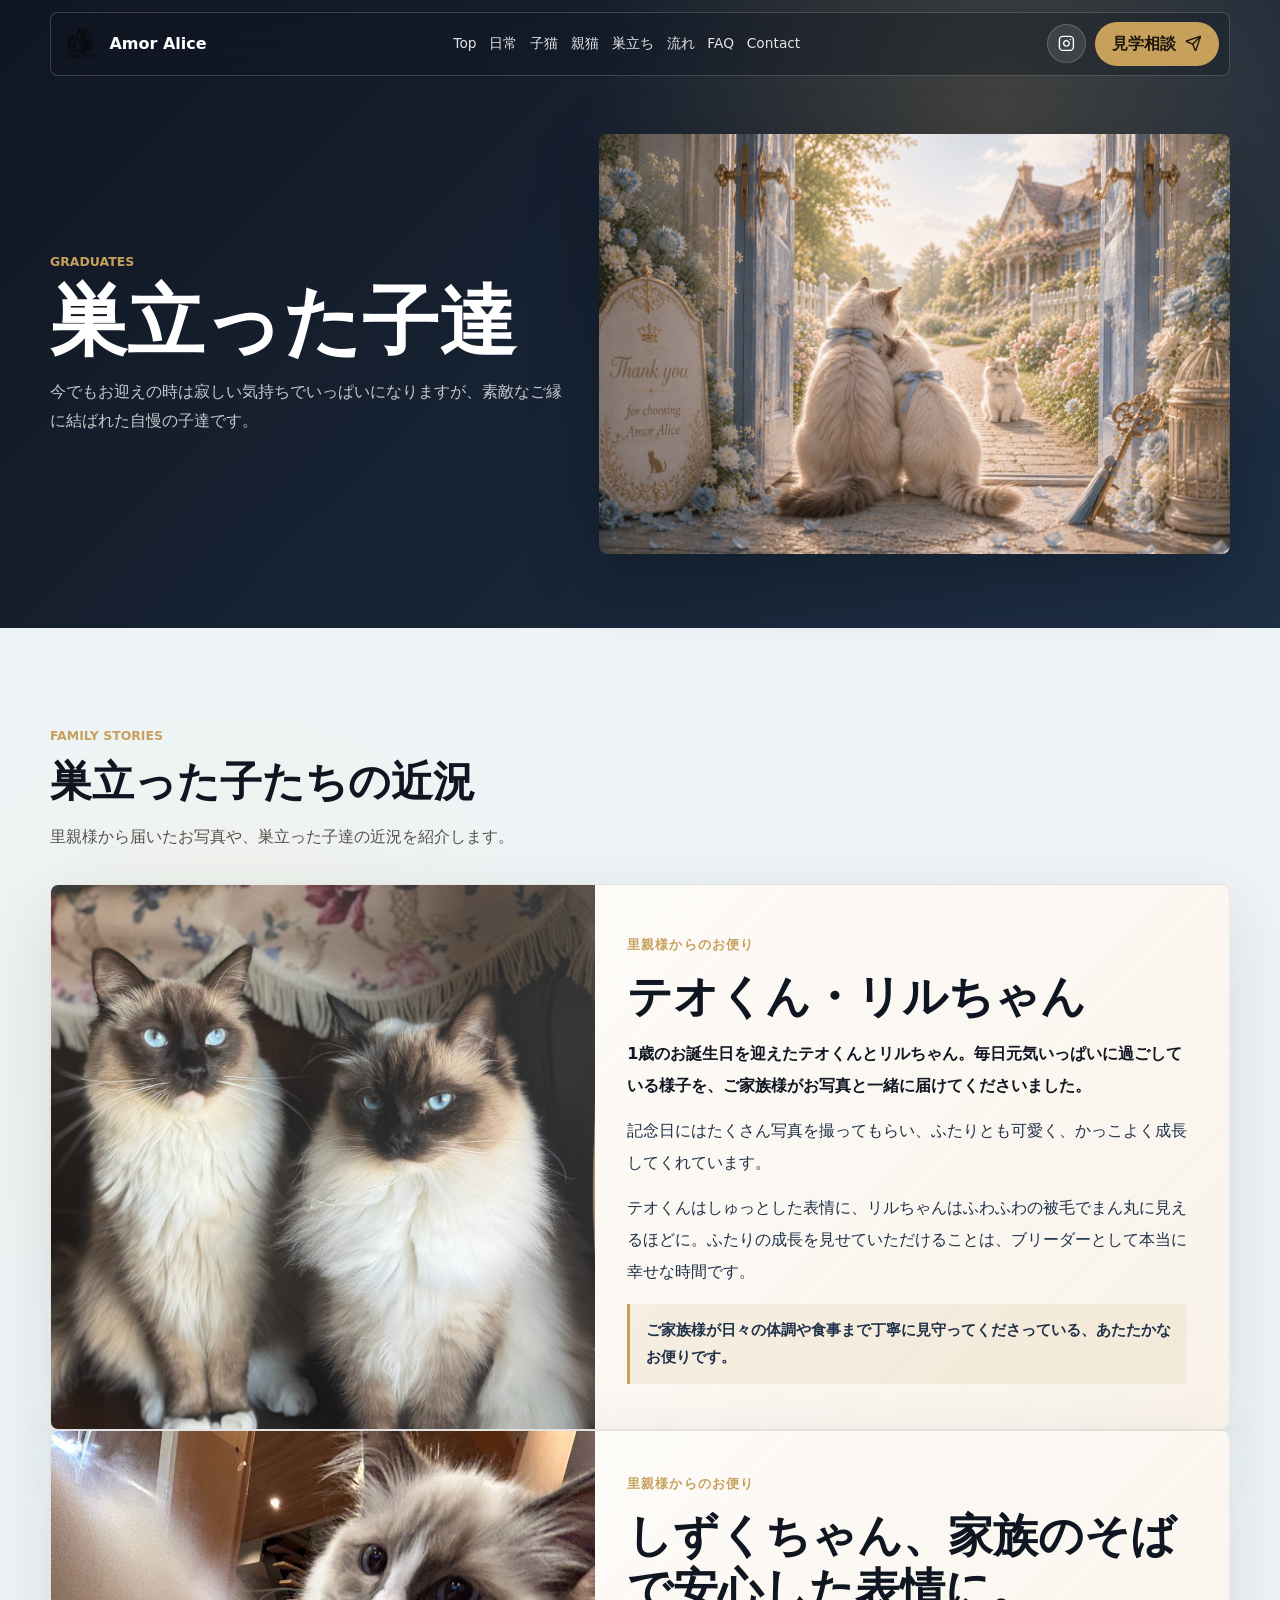
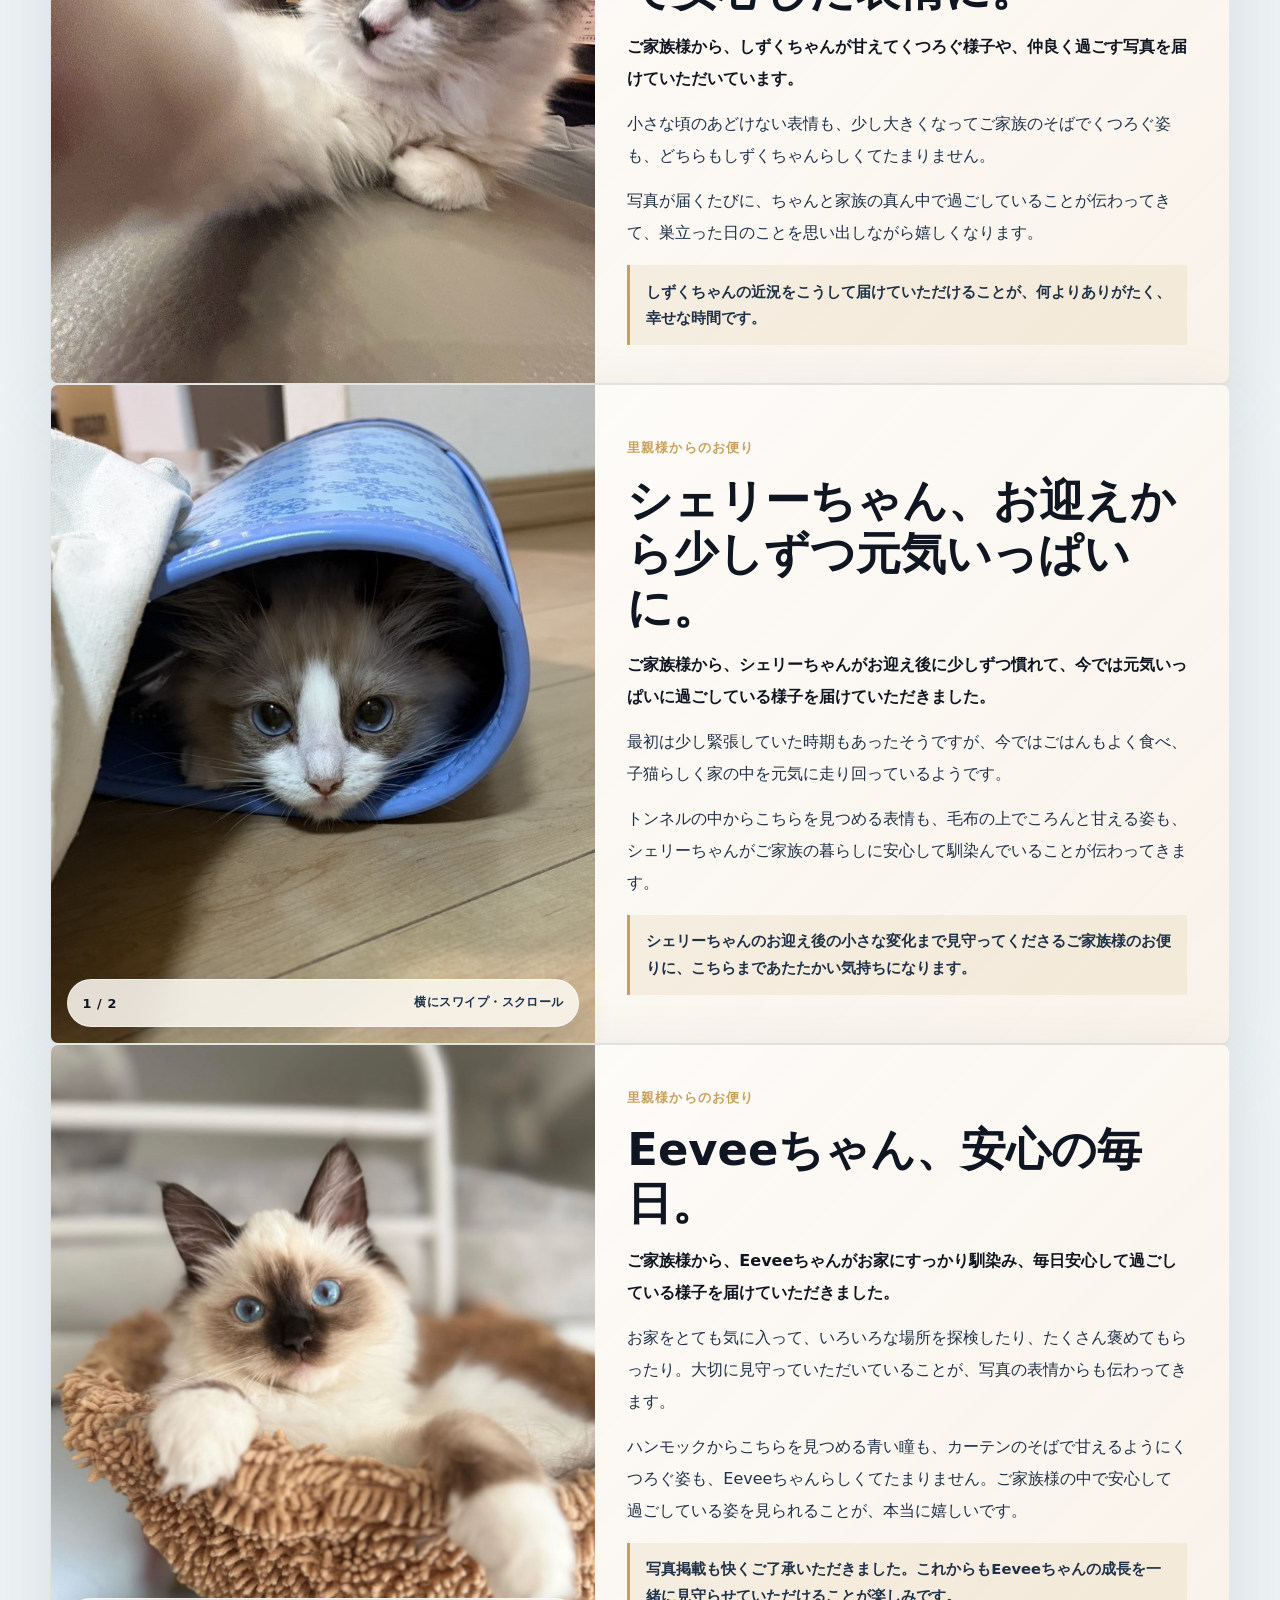
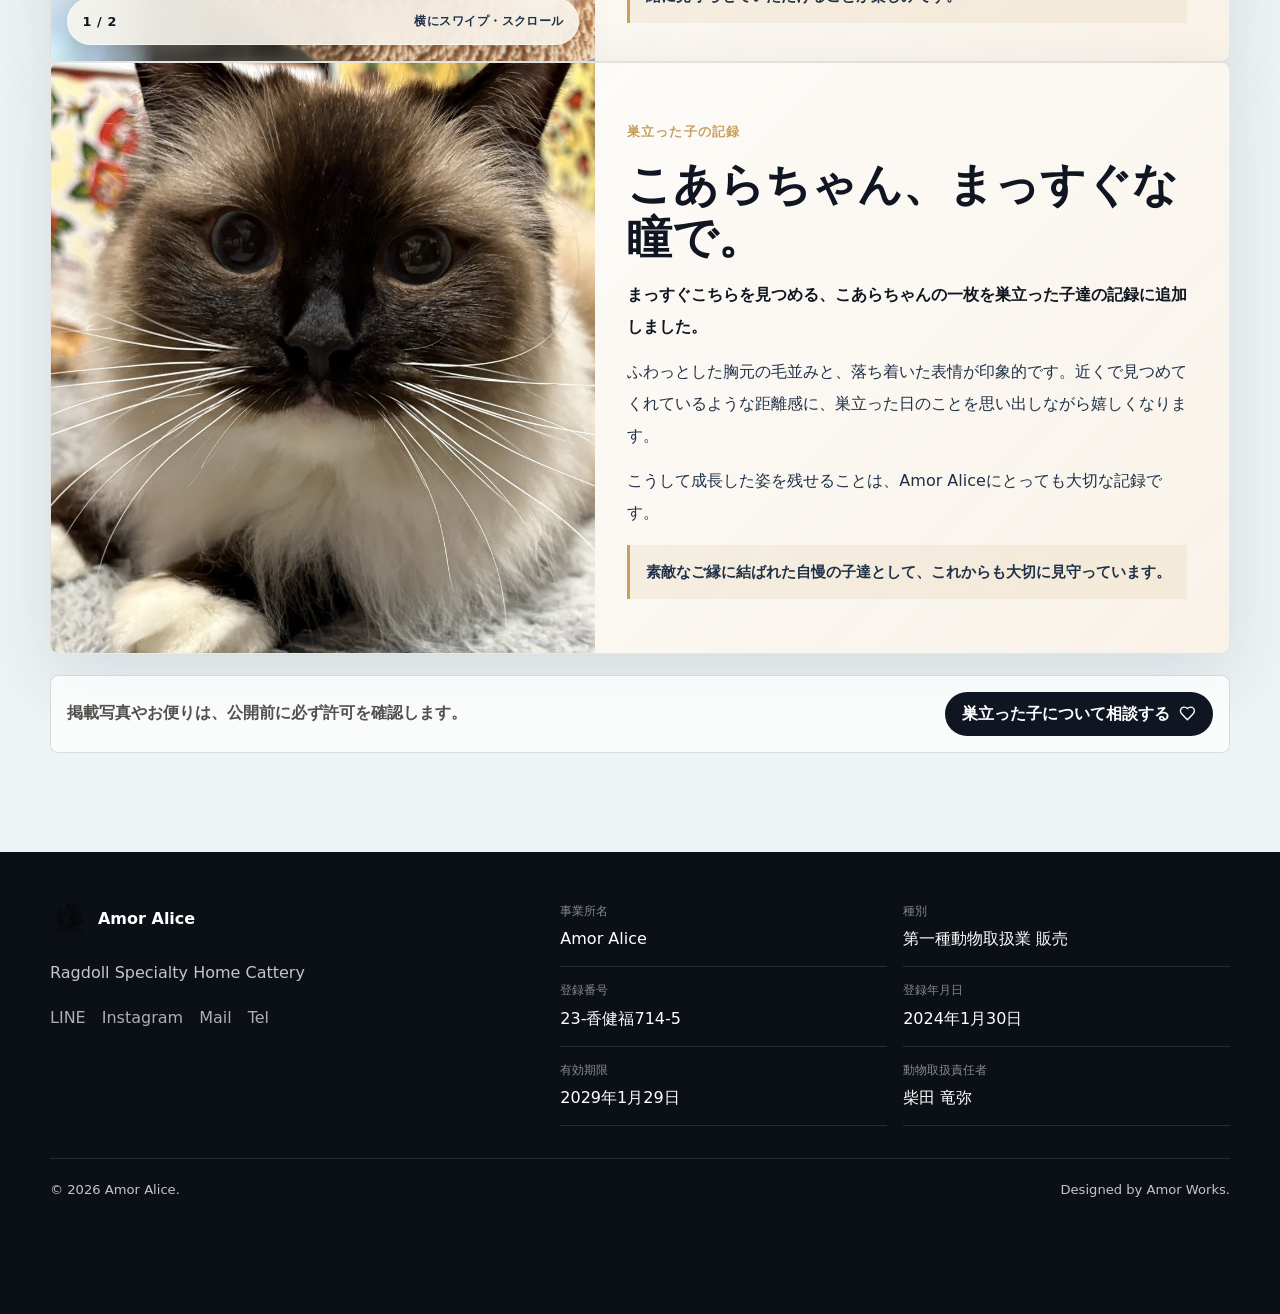
<file: graduates/index.html>
<!DOCTYPE html><!--yZDLDkvQmQlT7WCCclKfr--><html lang="ja"><head><meta charSet="utf-8"/><meta name="viewport" content="width=device-width, initial-scale=1"/><link rel="preload" as="image" href="../assets/brand-logo.png"/><link rel="preload" as="image" href="../assets/generated/graduates-page-ragdolls.jpg"/><link rel="preload" as="image" href="../assets/teo-riru-letter.jpg"/><link rel="preload" as="image" href="../assets/graduate-family-note.jpg"/><link rel="preload" as="image" href="../assets/shelly-letter-01.jpg"/><link rel="preload" as="image" href="../assets/eevee-letter-01.jpg"/><link rel="preload" as="image" href="../assets/koala-graduate.jpg"/><link rel="stylesheet" href="/_next/static/css/ce2b4de1057b2c06.css" data-precedence="next"/><link rel="preload" as="script" fetchPriority="low" href="/_next/static/chunks/webpack-c042ca735a68d6ec.js"/><script src="/_next/static/chunks/4bd1b696-c023c6e3521b1417.js" async=""></script><script src="/_next/static/chunks/255-64e783496c90356a.js" async=""></script><script src="/_next/static/chunks/main-app-a47412eca1f92c4f.js" async=""></script><script src="/_next/static/chunks/738-07168691bee306ea.js" async=""></script><script src="/_next/static/chunks/124-fc785640768d172f.js" async=""></script><script src="/_next/static/chunks/app/graduates/page-ed5f511068fd0538.js" async=""></script><meta name="theme-color" content="#101621"/><title>巣立った子達｜Amor Alice</title><meta name="description" content="Amor Aliceから巣立ったラグドールの子たちの近況や、里親様から届いたお写真を紹介します。ご縁の先で過ごす姿を大切に残しています。"/><meta name="application-name" content="Amor Alice"/><meta name="keywords" content="Amor Alice,ラグドール,ラグドール ブリーダー,千葉県 ラグドール,千葉県 ラグドール ブリーダー,ラグドール 子猫,キャッテリー,見学相談"/><meta name="creator" content="Amor Alice"/><meta name="publisher" content="Amor Alice"/><meta name="category" content="ラグドール専門キャッテリー"/><link rel="canonical" href="https://catteryamoralice-ragdoll.github.io/graduates/"/><meta property="og:title" content="巣立った子達｜Amor Alice"/><meta property="og:description" content="Amor Aliceから巣立ったラグドールの子たちの近況や、里親様から届いたお写真を紹介します。ご縁の先で過ごす姿を大切に残しています。"/><meta property="og:url" content="https://catteryamoralice-ragdoll.github.io/graduates/"/><meta property="og:site_name" content="Amor Alice"/><meta property="og:locale" content="ja_JP"/><meta property="og:image" content="https://catteryamoralice-ragdoll.github.io/assets/koala-graduate.jpg"/><meta property="og:image:width" content="1400"/><meta property="og:image:height" content="933"/><meta property="og:image:alt" content="Amor Aliceから巣立ったこあらちゃんの写真"/><meta property="og:type" content="website"/><meta name="twitter:card" content="summary_large_image"/><meta name="twitter:title" content="巣立った子達｜Amor Alice"/><meta name="twitter:description" content="Amor Aliceから巣立ったラグドールの子たちの近況や、里親様から届いたお写真を紹介します。ご縁の先で過ごす姿を大切に残しています。"/><meta name="twitter:image" content="https://catteryamoralice-ragdoll.github.io/assets/koala-graduate.jpg"/><link rel="icon" href="/assets/favicon.png" type="image/png"/><link rel="apple-touch-icon" href="/assets/apple-touch-icon.png" type="image/png"/><script src="/_next/static/chunks/polyfills-42372ed130431b0a.js" noModule=""></script><link rel="stylesheet" href="../assets/graduates-autoscroll.css"/><link rel="stylesheet" href="/assets/kittens-listing.css"/></head><body><div hidden=""><!--$--><!--/$--></div><script type="application/ld+json">[{"@context":"https://schema.org","@type":"WebPage","@id":"https://catteryamoralice-ragdoll.github.io/graduates/#webpage","url":"https://catteryamoralice-ragdoll.github.io/graduates/","name":"巣立った子達｜Amor Alice","description":"Amor Aliceから巣立ったラグドールの子たちの近況や、里親様から届いたお写真を紹介します。ご縁の先で過ごす姿を大切に残しています。","inLanguage":"ja-JP","isPartOf":{"@id":"https://catteryamoralice-ragdoll.github.io/#website"},"publisher":{"@id":"https://catteryamoralice-ragdoll.github.io/#localbusiness"},"primaryImageOfPage":{"@type":"ImageObject","url":"https://catteryamoralice-ragdoll.github.io/assets/koala-graduate.jpg"}},{"@context":"https://schema.org","@type":"BreadcrumbList","itemListElement":[{"@type":"ListItem","position":1,"name":"Amor Alice","item":"https://catteryamoralice-ragdoll.github.io/"},{"@type":"ListItem","position":2,"name":"巣立った子達","item":"https://catteryamoralice-ragdoll.github.io/graduates/"}]}]</script><header class="site-header "><a class="brand" href="../" aria-label="Amor Alice トップへ"><img src="../assets/brand-logo.png" alt=""/><span>Amor Alice</span></a><nav class="desktop-nav" aria-label="メインナビゲーション"><a href="../">Top</a><a href="../daily/">日常</a><a href="../kittens/">子猫</a><a href="../parents/">親猫</a><a href="../graduates/">巣立ち</a><a href="../journey/">流れ</a><a href="../faq/">FAQ</a><a href="../#contact">Contact</a></nav><div class="header-actions"><a class="icon-link" href="https://www.instagram.com/cattery_amor.alice/" target="_blank" rel="noopener" aria-label="Instagram"><svg xmlns="http://www.w3.org/2000/svg" width="24" height="24" viewBox="0 0 24 24" fill="none" stroke="currentColor" stroke-width="2" stroke-linecap="round" stroke-linejoin="round" class="lucide lucide-instagram" aria-hidden="true"><rect width="20" height="20" x="2" y="2" rx="5" ry="5"></rect><path d="M16 11.37A4 4 0 1 1 12.63 8 4 4 0 0 1 16 11.37z"></path><line x1="17.5" x2="17.51" y1="6.5" y2="6.5"></line></svg></a><a class="header-cta" href="../#contact">見学相談<svg xmlns="http://www.w3.org/2000/svg" width="24" height="24" viewBox="0 0 24 24" fill="none" stroke="currentColor" stroke-width="2" stroke-linecap="round" stroke-linejoin="round" class="lucide lucide-send" aria-hidden="true"><path d="M14.536 21.686a.5.5 0 0 0 .937-.024l6.5-19a.496.496 0 0 0-.635-.635l-19 6.5a.5.5 0 0 0-.024.937l7.93 3.18a2 2 0 0 1 1.112 1.11z"></path><path d="m21.854 2.147-10.94 10.939"></path></svg></a><button class="menu-button" type="button" aria-expanded="false" aria-controls="mobile-nav" aria-label="メニューを開く"><svg xmlns="http://www.w3.org/2000/svg" width="24" height="24" viewBox="0 0 24 24" fill="none" stroke="currentColor" stroke-width="2" stroke-linecap="round" stroke-linejoin="round" class="lucide lucide-menu" aria-hidden="true"><line x1="4" x2="20" y1="12" y2="12"></line><line x1="4" x2="20" y1="6" y2="6"></line><line x1="4" x2="20" y1="18" y2="18"></line></svg></button></div></header><div class="mobile-panel " id="mobile-nav"><a href="../">Top</a><a href="../daily/">日常</a><a href="../kittens/">子猫</a><a href="../parents/">親猫</a><a href="../graduates/">巣立ち</a><a href="../journey/">流れ</a><a href="../faq/">FAQ</a><a href="../#contact">Contact</a></div><nav class="mobile-contact-bar" aria-label="スマートフォン用の主要導線"><a href="https://lin.ee/4A4dqHU" target="_blank" rel="noopener"><svg xmlns="http://www.w3.org/2000/svg" width="24" height="24" viewBox="0 0 24 24" fill="none" stroke="currentColor" stroke-width="2" stroke-linecap="round" stroke-linejoin="round" class="lucide lucide-message-circle" aria-hidden="true"><path d="M7.9 20A9 9 0 1 0 4 16.1L2 22Z"></path></svg>LINE</a><a class="is-primary" href="../#contact"><svg xmlns="http://www.w3.org/2000/svg" width="24" height="24" viewBox="0 0 24 24" fill="none" stroke="currentColor" stroke-width="2" stroke-linecap="round" stroke-linejoin="round" class="lucide lucide-calendar-days" aria-hidden="true"><path d="M8 2v4"></path><path d="M16 2v4"></path><rect width="18" height="18" x="3" y="4" rx="2"></rect><path d="M3 10h18"></path><path d="M8 14h.01"></path><path d="M12 14h.01"></path><path d="M16 14h.01"></path><path d="M8 18h.01"></path><path d="M12 18h.01"></path><path d="M16 18h.01"></path></svg>相談</a><a href="../kittens/"><svg xmlns="http://www.w3.org/2000/svg" width="24" height="24" viewBox="0 0 24 24" fill="none" stroke="currentColor" stroke-width="2" stroke-linecap="round" stroke-linejoin="round" class="lucide lucide-baby" aria-hidden="true"><path d="M9 12h.01"></path><path d="M15 12h.01"></path><path d="M10 16c.5.3 1.2.5 2 .5s1.5-.2 2-.5"></path><path d="M19 6.3a9 9 0 0 1 1.8 3.9 2 2 0 0 1 0 3.6 9 9 0 0 1-17.6 0 2 2 0 0 1 0-3.6A9 9 0 0 1 12 3c2 0 3.5 1.1 3.5 2.5s-.9 2.5-2 2.5c-.8 0-1.5-.4-1.5-1"></path></svg>子猫</a></nav><main class="subpage-main" id="top"><section class="subpage-hero"><div class="section-inner subpage-hero-grid"><div><p class="eyebrow">Graduates</p><h1>巣立った子達</h1><p>今でもお迎えの時は寂しい気持ちでいっぱいになりますが、素敵なご縁に結ばれた自慢の子達です。</p></div><figure><img src="../assets/generated/graduates-page-ragdolls.jpg" alt="Amor Aliceから巣立ったラグドールの子たち"/></figure></div></section><section class="section graduates-section"><div class="section-inner"><div class="section-heading" data-gsap="true"><p class="eyebrow">Family Stories</p><h2>巣立った子たちの近況</h2><p>里親様から届いたお写真や、巣立った子達の近況を紹介します。</p></div><div class="graduate-letter-list" data-stagger="true"><article class="graduate-letter-card" data-stagger-item="true"><figure class="graduate-letter-media"><img src="../assets/teo-riru-letter.jpg" alt="テオくん・リルちゃんの写真"/></figure><div class="graduate-letter-copy"><span>里親様からのお便り</span><h3>テオくん・リルちゃん</h3><p class="graduate-letter-lead">1歳のお誕生日を迎えたテオくんとリルちゃん。毎日元気いっぱいに過ごしている様子を、ご家族様がお写真と一緒に届けてくださいました。</p><p>記念日にはたくさん写真を撮ってもらい、ふたりとも可愛く、かっこよく成長してくれています。</p><p>テオくんはしゅっとした表情に、リルちゃんはふわふわの被毛でまん丸に見えるほどに。ふたりの成長を見せていただけることは、ブリーダーとして本当に幸せな時間です。</p><small>ご家族様が日々の体調や食事まで丁寧に見守ってくださっている、あたたかなお便りです。</small></div></article><article class="graduate-letter-card" data-stagger-item="true"><figure class="graduate-letter-media"><img src="../assets/graduate-family-note.jpg" alt="しずくちゃん、家族のそばで安心した表情に。の写真"/></figure><div class="graduate-letter-copy"><span>里親様からのお便り</span><h3>しずくちゃん、家族のそばで安心した表情に。</h3><p class="graduate-letter-lead">ご家族様から、しずくちゃんが甘えてくつろぐ様子や、仲良く過ごす写真を届けていただいています。</p><p>小さな頃のあどけない表情も、少し大きくなってご家族のそばでくつろぐ姿も、どちらもしずくちゃんらしくてたまりません。</p><p>写真が届くたびに、ちゃんと家族の真ん中で過ごしていることが伝わってきて、巣立った日のことを思い出しながら嬉しくなります。</p><small>しずくちゃんの近況をこうして届けていただけることが、何よりありがたく、幸せな時間です。</small></div></article><article class="graduate-letter-card" data-stagger-item="true"><figure class="graduate-letter-media"><img src="../assets/shelly-letter-01.jpg" alt="トンネルの中から顔をのぞかせるシェリーちゃん"/><figcaption class="graduate-letter-slider" aria-label="シェリーちゃん、お迎えから少しずつ元気いっぱいに。の写真スライド"><button type="button" aria-label="前の写真を見る"><svg xmlns="http://www.w3.org/2000/svg" width="24" height="24" viewBox="0 0 24 24" fill="none" stroke="currentColor" stroke-width="2" stroke-linecap="round" stroke-linejoin="round" class="lucide lucide-chevron-left" aria-hidden="true"><path d="m15 18-6-6 6-6"></path></svg></button><div class="graduate-letter-dots" aria-label="写真を選択"><button type="button" class="is-active" aria-label="1枚目の写真を見る" aria-current="true"></button><button type="button" class="" aria-label="2枚目の写真を見る"></button></div><span>1<!-- --> / <!-- -->2</span><button type="button" aria-label="次の写真を見る"><svg xmlns="http://www.w3.org/2000/svg" width="24" height="24" viewBox="0 0 24 24" fill="none" stroke="currentColor" stroke-width="2" stroke-linecap="round" stroke-linejoin="round" class="lucide lucide-chevron-right" aria-hidden="true"><path d="m9 18 6-6-6-6"></path></svg></button></figcaption></figure><div class="graduate-letter-copy"><span>里親様からのお便り</span><h3>シェリーちゃん、お迎えから少しずつ元気いっぱいに。</h3><p class="graduate-letter-lead">ご家族様から、シェリーちゃんがお迎え後に少しずつ慣れて、今では元気いっぱいに過ごしている様子を届けていただきました。</p><p>最初は少し緊張していた時期もあったそうですが、今ではごはんもよく食べ、子猫らしく家の中を元気に走り回っているようです。</p><p>トンネルの中からこちらを見つめる表情も、毛布の上でころんと甘える姿も、シェリーちゃんがご家族の暮らしに安心して馴染んでいることが伝わってきます。</p><small>シェリーちゃんのお迎え後の小さな変化まで見守ってくださるご家族様のお便りに、こちらまであたたかい気持ちになります。</small></div></article><article class="graduate-letter-card" data-stagger-item="true"><figure class="graduate-letter-media"><img src="../assets/eevee-letter-01.jpg" alt="ハンモックでこちらを見つめるEeveeちゃん"/><figcaption class="graduate-letter-slider" aria-label="Eeveeちゃん、安心の毎日。の写真スライド"><button type="button" aria-label="前の写真を見る"><svg xmlns="http://www.w3.org/2000/svg" width="24" height="24" viewBox="0 0 24 24" fill="none" stroke="currentColor" stroke-width="2" stroke-linecap="round" stroke-linejoin="round" class="lucide lucide-chevron-left" aria-hidden="true"><path d="m15 18-6-6 6-6"></path></svg></button><div class="graduate-letter-dots" aria-label="写真を選択"><button type="button" class="is-active" aria-label="1枚目の写真を見る" aria-current="true"></button><button type="button" class="" aria-label="2枚目の写真を見る"></button></div><span>1<!-- --> / <!-- -->2</span><button type="button" aria-label="次の写真を見る"><svg xmlns="http://www.w3.org/2000/svg" width="24" height="24" viewBox="0 0 24 24" fill="none" stroke="currentColor" stroke-width="2" stroke-linecap="round" stroke-linejoin="round" class="lucide lucide-chevron-right" aria-hidden="true"><path d="m9 18 6-6-6-6"></path></svg></button></figcaption></figure><div class="graduate-letter-copy"><span>里親様からのお便り</span><h3>Eeveeちゃん、安心の毎日。</h3><p class="graduate-letter-lead">ご家族様から、Eeveeちゃんがお家にすっかり馴染み、毎日安心して過ごしている様子を届けていただきました。</p><p>お家をとても気に入って、いろいろな場所を探検したり、たくさん褒めてもらったり。大切に見守っていただいていることが、写真の表情からも伝わってきます。</p><p>ハンモックからこちらを見つめる青い瞳も、カーテンのそばで甘えるようにくつろぐ姿も、Eeveeちゃんらしくてたまりません。ご家族様の中で安心して過ごしている姿を見られることが、本当に嬉しいです。</p><small>写真掲載も快くご了承いただきました。これからもEeveeちゃんの成長を一緒に見守らせていただけることが楽しみです。</small></div></article><article class="graduate-letter-card" data-stagger-item="true"><figure class="graduate-letter-media"><img src="../assets/koala-graduate.jpg" alt="こちらを見つめるこあらちゃんのアップ写真"/></figure><div class="graduate-letter-copy"><span>巣立った子の記録</span><h3>こあらちゃん、まっすぐな瞳で。</h3><p class="graduate-letter-lead">まっすぐこちらを見つめる、こあらちゃんの一枚を巣立った子達の記録に追加しました。</p><p>ふわっとした胸元の毛並みと、落ち着いた表情が印象的です。近くで見つめてくれているような距離感に、巣立った日のことを思い出しながら嬉しくなります。</p><p>こうして成長した姿を残せることは、Amor Aliceにとっても大切な記録です。</p><small>素敵なご縁に結ばれた自慢の子達として、これからも大切に見守っています。</small></div></article></div><div class="section-cta" data-gsap="true"><p>掲載写真やお便りは、公開前に必ず許可を確認します。</p><a class="button primary ink" href="../#contact">巣立った子について相談する<svg xmlns="http://www.w3.org/2000/svg" width="24" height="24" viewBox="0 0 24 24" fill="none" stroke="currentColor" stroke-width="2" stroke-linecap="round" stroke-linejoin="round" class="lucide lucide-heart" aria-hidden="true"><path d="M19 14c1.49-1.46 3-3.21 3-5.5A5.5 5.5 0 0 0 16.5 3c-1.76 0-3 .5-4.5 2-1.5-1.5-2.74-2-4.5-2A5.5 5.5 0 0 0 2 8.5c0 2.3 1.5 4.05 3 5.5l7 7Z"></path></svg></a></div></div></section></main><footer class="site-footer"><div class="footer-inner"><div class="footer-brand-block"><a class="brand footer-brand" href="../"><img src="../assets/brand-logo.png" alt=""/><span>Amor Alice</span></a><p>Ragdoll Specialty Home Cattery</p><div class="footer-links"><a href="https://lin.ee/4A4dqHU" target="_blank" rel="noopener">LINE</a><a href="https://www.instagram.com/cattery_amor.alice/" target="_blank" rel="noopener">Instagram</a><a href="mailto:cattery227.amor.alice@gmail.com">Mail</a><a href="tel:09087426180">Tel</a></div></div><dl class="legal-list"><div><dt>事業所名</dt><dd>Amor Alice</dd></div><div><dt>種別</dt><dd>第一種動物取扱業 販売</dd></div><div><dt>登録番号</dt><dd>23-香健福714-5</dd></div><div><dt>登録年月日</dt><dd>2024年1月30日</dd></div><div><dt>有効期限</dt><dd>2029年1月29日</dd></div><div><dt>動物取扱責任者</dt><dd>柴田 竜弥</dd></div></dl></div><div class="footer-bottom"><p>© <!-- -->2026<!-- --> Amor Alice.</p><p>Designed by Amor Works.</p></div></footer><!--$--><!--/$--><script src="/_next/static/chunks/webpack-c042ca735a68d6ec.js" id="_R_" async=""></script><script>(self.__next_f=self.__next_f||[]).push([0])</script><script>self.__next_f.push([1,"1:\"$Sreact.fragment\"\n2:I[9766,[],\"\"]\n3:I[8924,[],\"\"]\n4:I[4236,[\"738\",\"static/chunks/738-07168691bee306ea.js\",\"124\",\"static/chunks/124-fc785640768d172f.js\",\"379\",\"static/chunks/app/graduates/page-ed5f511068fd0538.js\"],\"GraduatesPage\"]\n5:I[4431,[],\"OutletBoundary\"]\n7:I[5278,[],\"AsyncMetadataOutlet\"]\n9:I[4431,[],\"ViewportBoundary\"]\nb:I[4431,[],\"MetadataBoundary\"]\nc:\"$Sreact.suspense\"\ne:I[7150,[],\"\"]\n:HL[\"/_next/static/css/ce2b4de1057b2c06.css\",\"style\"]\n"])</script><script>self.__next_f.push([1,"0:{\"P\":null,\"b\":\"yZDLDkvQmQlT7WCCclKfr\",\"p\":\"\",\"c\":[\"\",\"graduates\",\"\"],\"i\":false,\"f\":[[[\"\",{\"children\":[\"graduates\",{\"children\":[\"__PAGE__\",{}]}]},\"$undefined\",\"$undefined\",true],[\"\",[\"$\",\"$1\",\"c\",{\"children\":[[[\"$\",\"link\",\"0\",{\"rel\":\"stylesheet\",\"href\":\"/_next/static/css/ce2b4de1057b2c06.css\",\"precedence\":\"next\",\"crossOrigin\":\"$undefined\",\"nonce\":\"$undefined\"}]],[\"$\",\"html\",null,{\"lang\":\"ja\",\"children\":[\"$\",\"body\",null,{\"children\":[\"$\",\"$L2\",null,{\"parallelRouterKey\":\"children\",\"error\":\"$undefined\",\"errorStyles\":\"$undefined\",\"errorScripts\":\"$undefined\",\"template\":[\"$\",\"$L3\",null,{}],\"templateStyles\":\"$undefined\",\"templateScripts\":\"$undefined\",\"notFound\":[[[\"$\",\"title\",null,{\"children\":\"404: This page could not be found.\"}],[\"$\",\"div\",null,{\"style\":{\"fontFamily\":\"system-ui,\\\"Segoe UI\\\",Roboto,Helvetica,Arial,sans-serif,\\\"Apple Color Emoji\\\",\\\"Segoe UI Emoji\\\"\",\"height\":\"100vh\",\"textAlign\":\"center\",\"display\":\"flex\",\"flexDirection\":\"column\",\"alignItems\":\"center\",\"justifyContent\":\"center\"},\"children\":[\"$\",\"div\",null,{\"children\":[[\"$\",\"style\",null,{\"dangerouslySetInnerHTML\":{\"__html\":\"body{color:#000;background:#fff;margin:0}.next-error-h1{border-right:1px solid rgba(0,0,0,.3)}@media (prefers-color-scheme:dark){body{color:#fff;background:#000}.next-error-h1{border-right:1px solid rgba(255,255,255,.3)}}\"}}],[\"$\",\"h1\",null,{\"className\":\"next-error-h1\",\"style\":{\"display\":\"inline-block\",\"margin\":\"0 20px 0 0\",\"padding\":\"0 23px 0 0\",\"fontSize\":24,\"fontWeight\":500,\"verticalAlign\":\"top\",\"lineHeight\":\"49px\"},\"children\":404}],[\"$\",\"div\",null,{\"style\":{\"display\":\"inline-block\"},\"children\":[\"$\",\"h2\",null,{\"style\":{\"fontSize\":14,\"fontWeight\":400,\"lineHeight\":\"49px\",\"margin\":0},\"children\":\"This page could not be found.\"}]}]]}]}]],[]],\"forbidden\":\"$undefined\",\"unauthorized\":\"$undefined\"}]}]}]]}],{\"children\":[\"graduates\",[\"$\",\"$1\",\"c\",{\"children\":[null,[\"$\",\"$L2\",null,{\"parallelRouterKey\":\"children\",\"error\":\"$undefined\",\"errorStyles\":\"$undefined\",\"errorScripts\":\"$undefined\",\"template\":[\"$\",\"$L3\",null,{}],\"templateStyles\":\"$undefined\",\"templateScripts\":\"$undefined\",\"notFound\":\"$undefined\",\"forbidden\":\"$undefined\",\"unauthorized\":\"$undefined\"}]]}],{\"children\":[\"__PAGE__\",[\"$\",\"$1\",\"c\",{\"children\":[[[\"$\",\"script\",null,{\"type\":\"application/ld+json\",\"dangerouslySetInnerHTML\":{\"__html\":\"[{\\\"@context\\\":\\\"https://schema.org\\\",\\\"@type\\\":\\\"WebPage\\\",\\\"@id\\\":\\\"https://catteryamoralice-ragdoll.github.io/graduates/#webpage\\\",\\\"url\\\":\\\"https://catteryamoralice-ragdoll.github.io/graduates/\\\",\\\"name\\\":\\\"巣立った子達｜Amor Alice\\\",\\\"description\\\":\\\"Amor Aliceから巣立ったラグドールの子たちの近況や、里親様から届いたお写真を紹介します。ご縁の先で過ごす姿を大切に残しています。\\\",\\\"inLanguage\\\":\\\"ja-JP\\\",\\\"isPartOf\\\":{\\\"@id\\\":\\\"https://catteryamoralice-ragdoll.github.io/#website\\\"},\\\"publisher\\\":{\\\"@id\\\":\\\"https://catteryamoralice-ragdoll.github.io/#localbusiness\\\"},\\\"primaryImageOfPage\\\":{\\\"@type\\\":\\\"ImageObject\\\",\\\"url\\\":\\\"https://catteryamoralice-ragdoll.github.io/assets/koala-graduate.jpg\\\"}},{\\\"@context\\\":\\\"https://schema.org\\\",\\\"@type\\\":\\\"BreadcrumbList\\\",\\\"itemListElement\\\":[{\\\"@type\\\":\\\"ListItem\\\",\\\"position\\\":1,\\\"name\\\":\\\"Amor Alice\\\",\\\"item\\\":\\\"https://catteryamoralice-ragdoll.github.io/\\\"},{\\\"@type\\\":\\\"ListItem\\\",\\\"position\\\":2,\\\"name\\\":\\\"巣立った子達\\\",\\\"item\\\":\\\"https://catteryamoralice-ragdoll.github.io/graduates/\\\"}]}]\"}}],[\"$\",\"$L4\",null,{}]],null,[\"$\",\"$L5\",null,{\"children\":[\"$L6\",[\"$\",\"$L7\",null,{\"promise\":\"$@8\"}]]}]]}],{},null,false]},null,false]},null,false],[\"$\",\"$1\",\"h\",{\"children\":[null,[[\"$\",\"$L9\",null,{\"children\":\"$La\"}],null],[\"$\",\"$Lb\",null,{\"children\":[\"$\",\"div\",null,{\"hidden\":true,\"children\":[\"$\",\"$c\",null,{\"fallback\":null,\"children\":\"$Ld\"}]}]}]]}],false]],\"m\":\"$undefined\",\"G\":[\"$e\",[]],\"s\":false,\"S\":true}\n"])</script><script>self.__next_f.push([1,"a:[[\"$\",\"meta\",\"0\",{\"charSet\":\"utf-8\"}],[\"$\",\"meta\",\"1\",{\"name\":\"viewport\",\"content\":\"width=device-width, initial-scale=1\"}],[\"$\",\"meta\",\"2\",{\"name\":\"theme-color\",\"content\":\"#101621\"}]]\n6:null\n"])</script><script>self.__next_f.push([1,"f:I[622,[],\"IconMark\"]\n"])</script><script>self.__next_f.push([1,"8:{\"metadata\":[[\"$\",\"title\",\"0\",{\"children\":\"巣立った子達｜Amor Alice\"}],[\"$\",\"meta\",\"1\",{\"name\":\"description\",\"content\":\"Amor Aliceから巣立ったラグドールの子たちの近況や、里親様から届いたお写真を紹介します。ご縁の先で過ごす姿を大切に残しています。\"}],[\"$\",\"meta\",\"2\",{\"name\":\"application-name\",\"content\":\"Amor Alice\"}],[\"$\",\"meta\",\"3\",{\"name\":\"keywords\",\"content\":\"Amor Alice,ラグドール,ラグドール ブリーダー,千葉県 ラグドール,千葉県 ラグドール ブリーダー,ラグドール 子猫,キャッテリー,見学相談\"}],[\"$\",\"meta\",\"4\",{\"name\":\"creator\",\"content\":\"Amor Alice\"}],[\"$\",\"meta\",\"5\",{\"name\":\"publisher\",\"content\":\"Amor Alice\"}],[\"$\",\"meta\",\"6\",{\"name\":\"category\",\"content\":\"ラグドール専門キャッテリー\"}],[\"$\",\"link\",\"7\",{\"rel\":\"canonical\",\"href\":\"https://catteryamoralice-ragdoll.github.io/graduates/\"}],[\"$\",\"meta\",\"8\",{\"property\":\"og:title\",\"content\":\"巣立った子達｜Amor Alice\"}],[\"$\",\"meta\",\"9\",{\"property\":\"og:description\",\"content\":\"Amor Aliceから巣立ったラグドールの子たちの近況や、里親様から届いたお写真を紹介します。ご縁の先で過ごす姿を大切に残しています。\"}],[\"$\",\"meta\",\"10\",{\"property\":\"og:url\",\"content\":\"https://catteryamoralice-ragdoll.github.io/graduates/\"}],[\"$\",\"meta\",\"11\",{\"property\":\"og:site_name\",\"content\":\"Amor Alice\"}],[\"$\",\"meta\",\"12\",{\"property\":\"og:locale\",\"content\":\"ja_JP\"}],[\"$\",\"meta\",\"13\",{\"property\":\"og:image\",\"content\":\"https://catteryamoralice-ragdoll.github.io/assets/koala-graduate.jpg\"}],[\"$\",\"meta\",\"14\",{\"property\":\"og:image:width\",\"content\":\"1400\"}],[\"$\",\"meta\",\"15\",{\"property\":\"og:image:height\",\"content\":\"933\"}],[\"$\",\"meta\",\"16\",{\"property\":\"og:image:alt\",\"content\":\"Amor Aliceから巣立ったこあらちゃんの写真\"}],[\"$\",\"meta\",\"17\",{\"property\":\"og:type\",\"content\":\"website\"}],[\"$\",\"meta\",\"18\",{\"name\":\"twitter:card\",\"content\":\"summary_large_image\"}],[\"$\",\"meta\",\"19\",{\"name\":\"twitter:title\",\"content\":\"巣立った子達｜Amor Alice\"}],[\"$\",\"meta\",\"20\",{\"name\":\"twitter:description\",\"content\":\"Amor Aliceから巣立ったラグドールの子たちの近況や、里親様から届いたお写真を紹介します。ご縁の先で過ごす姿を大切に残しています。\"}],[\"$\",\"meta\",\"21\",{\"name\":\"twitter:image\",\"content\":\"https://catteryamoralice-ragdoll.github.io/assets/koala-graduate.jpg\"}],[\"$\",\"link\",\"22\",{\"rel\":\"icon\",\"href\":\"/assets/favicon.png\",\"type\":\"image/png\"}],[\"$\",\"link\",\"23\",{\"rel\":\"apple-touch-icon\",\"href\":\"/assets/apple-touch-icon.png\",\"type\":\"image/png\"}],[\"$\",\"$Lf\",\"24\",{}]],\"error\":null,\"digest\":\"$undefined\"}\n"])</script><script>self.__next_f.push([1,"d:\"$8:metadata\"\n"])</script><script src="../assets/graduates-autoscroll.js"></script><script src="/assets/kittens-listing.js"></script></body></html>
</file>
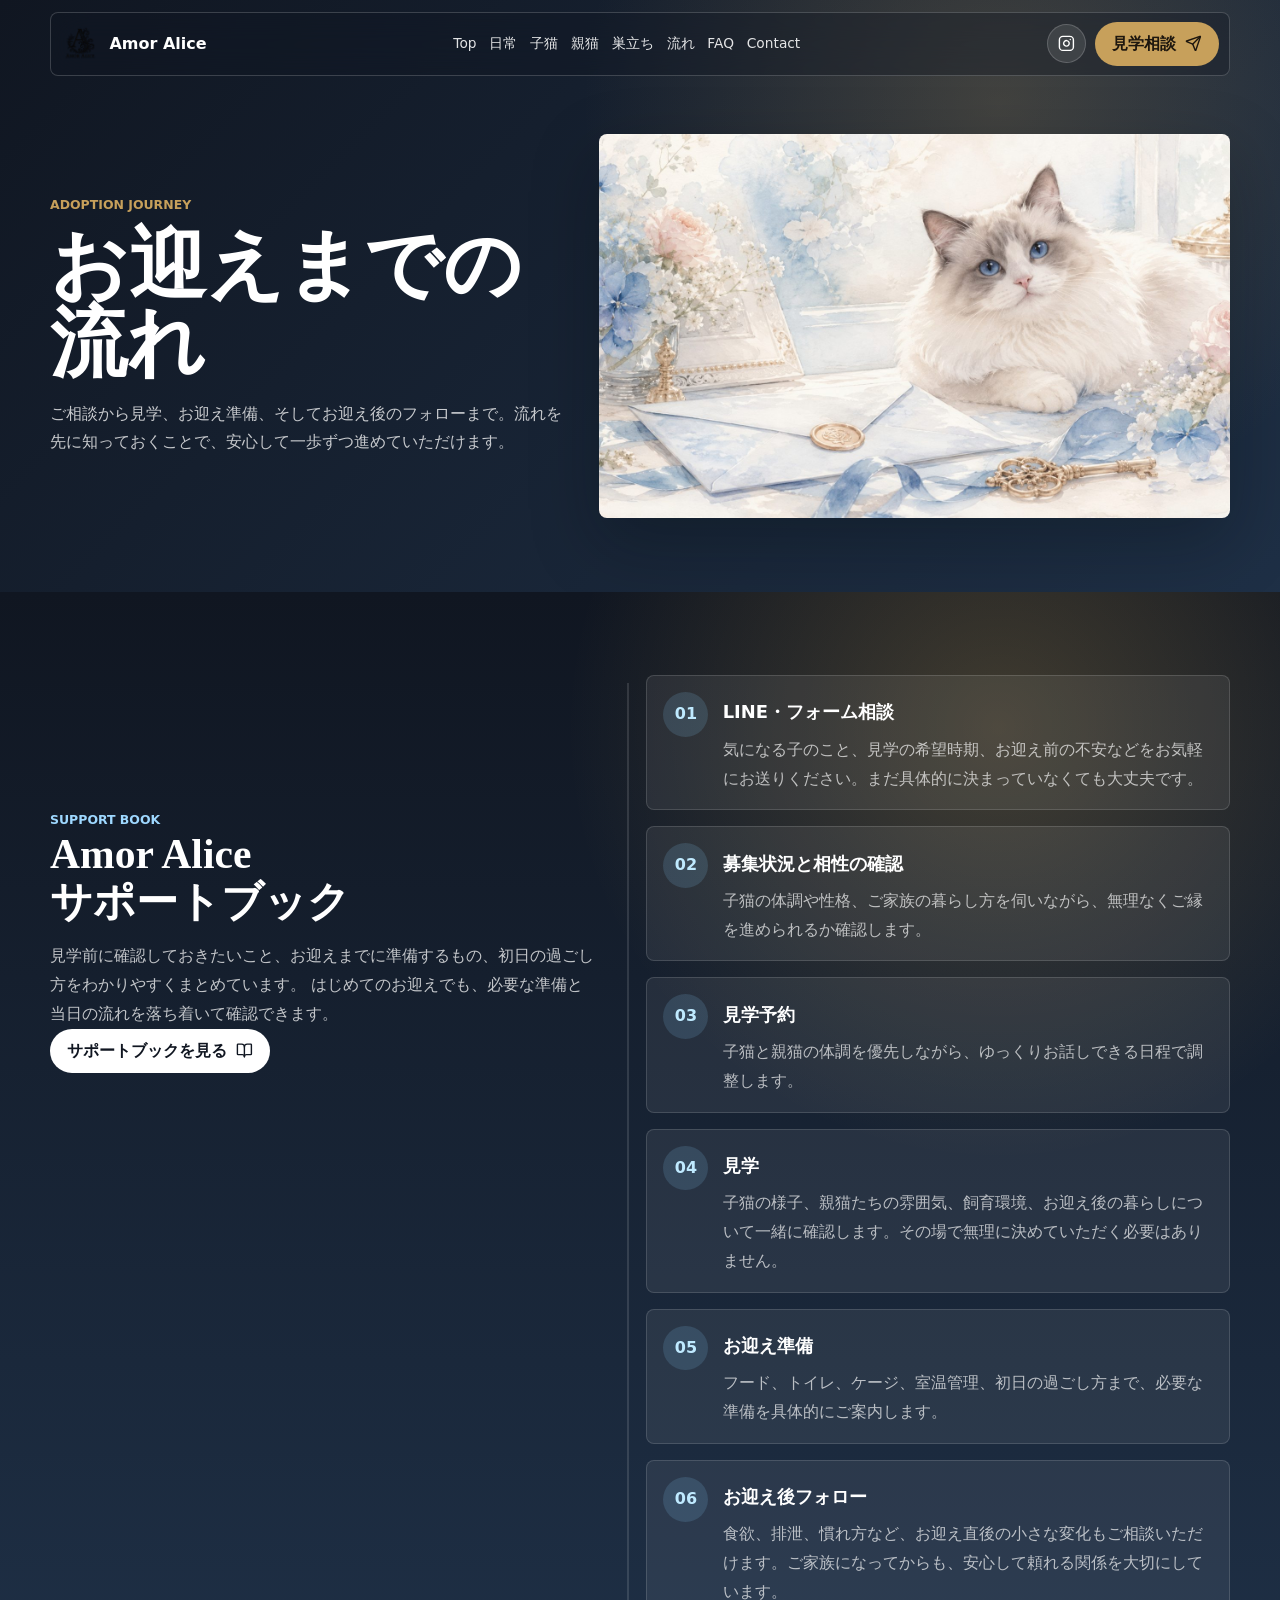
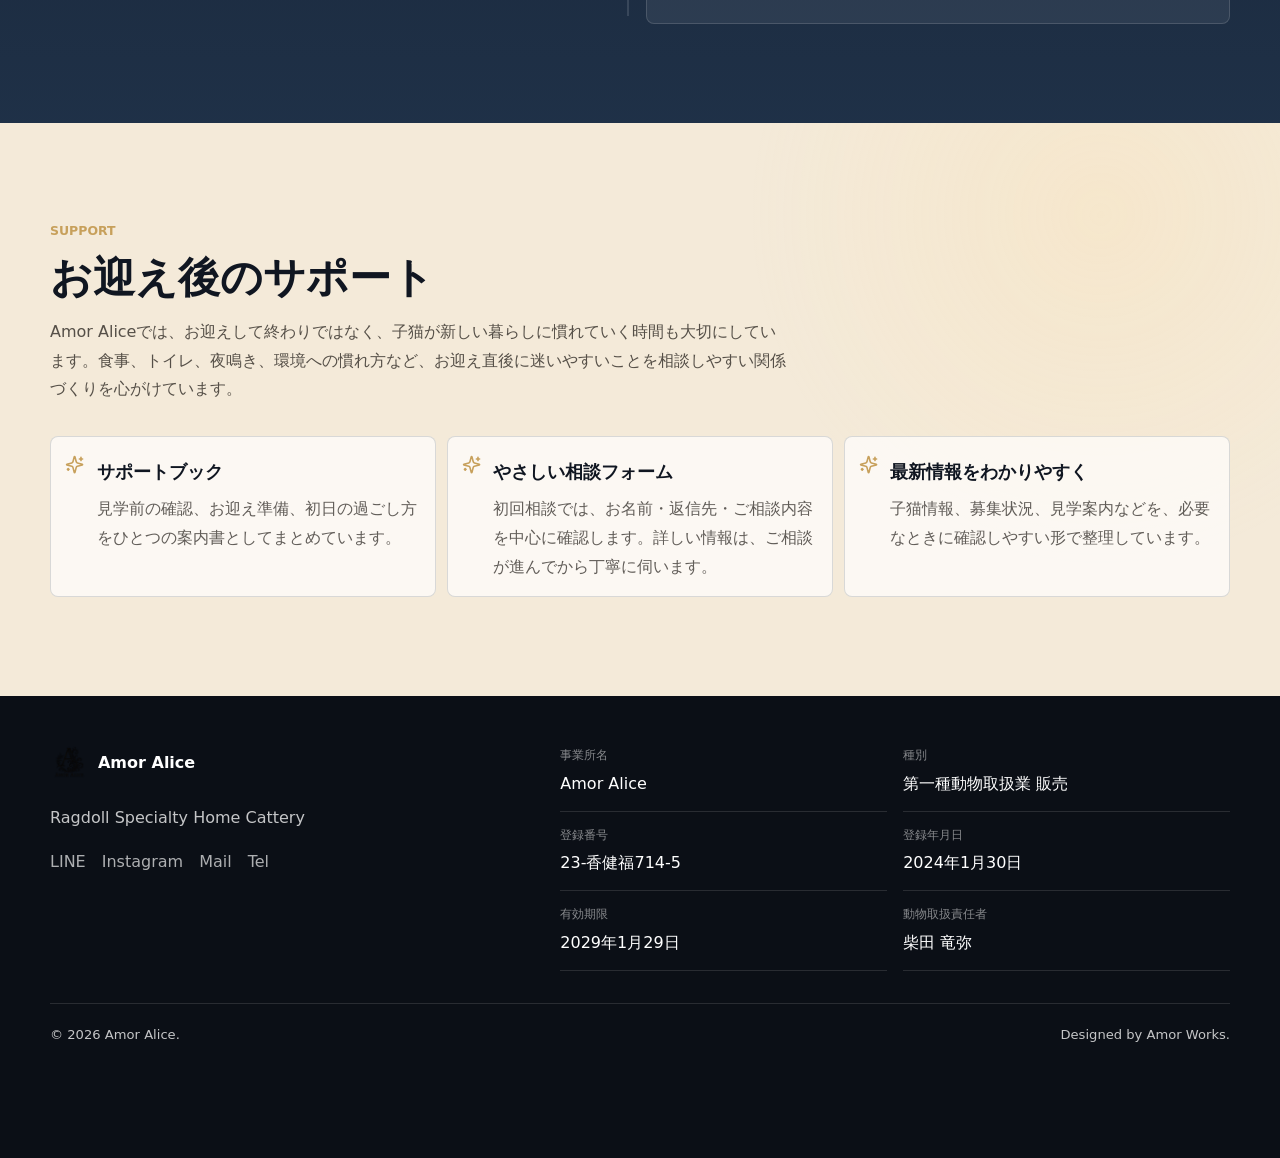
<file: journey/index.html>
<!DOCTYPE html><!--yZDLDkvQmQlT7WCCclKfr--><html lang="ja"><head><meta charSet="utf-8"/><meta name="viewport" content="width=device-width, initial-scale=1"/><link rel="preload" as="image" href="../assets/brand-logo.png"/><link rel="preload" as="image" href="../assets/generated/contact-invitation.jpg"/><link rel="stylesheet" href="/_next/static/css/ce2b4de1057b2c06.css" data-precedence="next"/><link rel="preload" as="script" fetchPriority="low" href="/_next/static/chunks/webpack-c042ca735a68d6ec.js"/><script src="/_next/static/chunks/4bd1b696-c023c6e3521b1417.js" async=""></script><script src="/_next/static/chunks/255-64e783496c90356a.js" async=""></script><script src="/_next/static/chunks/main-app-a47412eca1f92c4f.js" async=""></script><script src="/_next/static/chunks/738-07168691bee306ea.js" async=""></script><script src="/_next/static/chunks/124-fc785640768d172f.js" async=""></script><script src="/_next/static/chunks/app/journey/page-e0eda02862134913.js" async=""></script><meta name="theme-color" content="#101621"/><title>お迎えまでの流れ｜Amor Alice</title><meta name="description" content="ラグドールの子猫を迎えるまでの流れを、相談・募集状況の確認・見学予約・お迎え準備・お迎え後フォローまで順番に案内します。"/><meta name="application-name" content="Amor Alice"/><meta name="keywords" content="Amor Alice,ラグドール,ラグドール ブリーダー,千葉県 ラグドール,千葉県 ラグドール ブリーダー,ラグドール 子猫,キャッテリー,見学相談"/><meta name="creator" content="Amor Alice"/><meta name="publisher" content="Amor Alice"/><meta name="category" content="ラグドール専門キャッテリー"/><link rel="canonical" href="https://catteryamoralice-ragdoll.github.io/journey/"/><meta property="og:title" content="お迎えまでの流れ｜Amor Alice"/><meta property="og:description" content="ラグドールの子猫を迎えるまでの流れを、相談・募集状況の確認・見学予約・お迎え準備・お迎え後フォローまで順番に案内します。"/><meta property="og:url" content="https://catteryamoralice-ragdoll.github.io/journey/"/><meta property="og:site_name" content="Amor Alice"/><meta property="og:locale" content="ja_JP"/><meta property="og:image" content="https://catteryamoralice-ragdoll.github.io/assets/generated/journey-card-ragdoll.jpg"/><meta property="og:image:width" content="1400"/><meta property="og:image:height" content="933"/><meta property="og:image:alt" content="ラグドールのお迎えまでの流れを表す写真"/><meta property="og:type" content="website"/><meta name="twitter:card" content="summary_large_image"/><meta name="twitter:title" content="お迎えまでの流れ｜Amor Alice"/><meta name="twitter:description" content="ラグドールの子猫を迎えるまでの流れを、相談・募集状況の確認・見学予約・お迎え準備・お迎え後フォローまで順番に案内します。"/><meta name="twitter:image" content="https://catteryamoralice-ragdoll.github.io/assets/generated/journey-card-ragdoll.jpg"/><link rel="icon" href="/assets/favicon.png" type="image/png"/><link rel="apple-touch-icon" href="/assets/apple-touch-icon.png" type="image/png"/><script src="/_next/static/chunks/polyfills-42372ed130431b0a.js" noModule=""></script><link rel="stylesheet" href="/assets/kittens-listing.css"/></head><body><div hidden=""><!--$--><!--/$--></div><script type="application/ld+json">[{"@context":"https://schema.org","@type":"WebPage","@id":"https://catteryamoralice-ragdoll.github.io/journey/#webpage","url":"https://catteryamoralice-ragdoll.github.io/journey/","name":"お迎えまでの流れ｜Amor Alice","description":"ラグドールの子猫を迎えるまでの流れを、相談・募集状況の確認・見学予約・お迎え準備・お迎え後フォローまで順番に案内します。","inLanguage":"ja-JP","isPartOf":{"@id":"https://catteryamoralice-ragdoll.github.io/#website"},"publisher":{"@id":"https://catteryamoralice-ragdoll.github.io/#localbusiness"},"primaryImageOfPage":{"@type":"ImageObject","url":"https://catteryamoralice-ragdoll.github.io/assets/generated/journey-card-ragdoll.jpg"}},{"@context":"https://schema.org","@type":"BreadcrumbList","itemListElement":[{"@type":"ListItem","position":1,"name":"Amor Alice","item":"https://catteryamoralice-ragdoll.github.io/"},{"@type":"ListItem","position":2,"name":"お迎えまでの流れ","item":"https://catteryamoralice-ragdoll.github.io/journey/"}]}]</script><header class="site-header "><a class="brand" href="../" aria-label="Amor Alice トップへ"><img src="../assets/brand-logo.png" alt=""/><span>Amor Alice</span></a><nav class="desktop-nav" aria-label="メインナビゲーション"><a href="../">Top</a><a href="../daily/">日常</a><a href="../kittens/">子猫</a><a href="../parents/">親猫</a><a href="../graduates/">巣立ち</a><a href="../journey/">流れ</a><a href="../faq/">FAQ</a><a href="../#contact">Contact</a></nav><div class="header-actions"><a class="icon-link" href="https://www.instagram.com/cattery_amor.alice/" target="_blank" rel="noopener" aria-label="Instagram"><svg xmlns="http://www.w3.org/2000/svg" width="24" height="24" viewBox="0 0 24 24" fill="none" stroke="currentColor" stroke-width="2" stroke-linecap="round" stroke-linejoin="round" class="lucide lucide-instagram" aria-hidden="true"><rect width="20" height="20" x="2" y="2" rx="5" ry="5"></rect><path d="M16 11.37A4 4 0 1 1 12.63 8 4 4 0 0 1 16 11.37z"></path><line x1="17.5" x2="17.51" y1="6.5" y2="6.5"></line></svg></a><a class="header-cta" href="../#contact">見学相談<svg xmlns="http://www.w3.org/2000/svg" width="24" height="24" viewBox="0 0 24 24" fill="none" stroke="currentColor" stroke-width="2" stroke-linecap="round" stroke-linejoin="round" class="lucide lucide-send" aria-hidden="true"><path d="M14.536 21.686a.5.5 0 0 0 .937-.024l6.5-19a.496.496 0 0 0-.635-.635l-19 6.5a.5.5 0 0 0-.024.937l7.93 3.18a2 2 0 0 1 1.112 1.11z"></path><path d="m21.854 2.147-10.94 10.939"></path></svg></a><button class="menu-button" type="button" aria-expanded="false" aria-controls="mobile-nav" aria-label="メニューを開く"><svg xmlns="http://www.w3.org/2000/svg" width="24" height="24" viewBox="0 0 24 24" fill="none" stroke="currentColor" stroke-width="2" stroke-linecap="round" stroke-linejoin="round" class="lucide lucide-menu" aria-hidden="true"><line x1="4" x2="20" y1="12" y2="12"></line><line x1="4" x2="20" y1="6" y2="6"></line><line x1="4" x2="20" y1="18" y2="18"></line></svg></button></div></header><div class="mobile-panel " id="mobile-nav"><a href="../">Top</a><a href="../daily/">日常</a><a href="../kittens/">子猫</a><a href="../parents/">親猫</a><a href="../graduates/">巣立ち</a><a href="../journey/">流れ</a><a href="../faq/">FAQ</a><a href="../#contact">Contact</a></div><nav class="mobile-contact-bar" aria-label="スマートフォン用の主要導線"><a href="https://lin.ee/4A4dqHU" target="_blank" rel="noopener"><svg xmlns="http://www.w3.org/2000/svg" width="24" height="24" viewBox="0 0 24 24" fill="none" stroke="currentColor" stroke-width="2" stroke-linecap="round" stroke-linejoin="round" class="lucide lucide-message-circle" aria-hidden="true"><path d="M7.9 20A9 9 0 1 0 4 16.1L2 22Z"></path></svg>LINE</a><a class="is-primary" href="../#contact"><svg xmlns="http://www.w3.org/2000/svg" width="24" height="24" viewBox="0 0 24 24" fill="none" stroke="currentColor" stroke-width="2" stroke-linecap="round" stroke-linejoin="round" class="lucide lucide-calendar-days" aria-hidden="true"><path d="M8 2v4"></path><path d="M16 2v4"></path><rect width="18" height="18" x="3" y="4" rx="2"></rect><path d="M3 10h18"></path><path d="M8 14h.01"></path><path d="M12 14h.01"></path><path d="M16 14h.01"></path><path d="M8 18h.01"></path><path d="M12 18h.01"></path><path d="M16 18h.01"></path></svg>相談</a><a href="../kittens/"><svg xmlns="http://www.w3.org/2000/svg" width="24" height="24" viewBox="0 0 24 24" fill="none" stroke="currentColor" stroke-width="2" stroke-linecap="round" stroke-linejoin="round" class="lucide lucide-baby" aria-hidden="true"><path d="M9 12h.01"></path><path d="M15 12h.01"></path><path d="M10 16c.5.3 1.2.5 2 .5s1.5-.2 2-.5"></path><path d="M19 6.3a9 9 0 0 1 1.8 3.9 2 2 0 0 1 0 3.6 9 9 0 0 1-17.6 0 2 2 0 0 1 0-3.6A9 9 0 0 1 12 3c2 0 3.5 1.1 3.5 2.5s-.9 2.5-2 2.5c-.8 0-1.5-.4-1.5-1"></path></svg>子猫</a></nav><main class="subpage-main" id="top"><section class="subpage-hero"><div class="section-inner subpage-hero-grid"><div><p class="eyebrow">Adoption Journey</p><h1>お迎えまでの<br/>流れ</h1><p>ご相談から見学、お迎え準備、そしてお迎え後のフォローまで。流れを先に知っておくことで、安心して一歩ずつ進めていただけます。</p></div><figure><img src="../assets/generated/contact-invitation.jpg" alt="Amor Aliceでラグドールを迎えるまでの相談イメージ"/></figure></div></section><section class="section premium-journey page-journey"><div class="section-inner journey-layout"><div class="journey-intro" data-gsap="true"><p class="eyebrow">SUPPORT BOOK</p><h2>Amor Alice<br/>サポートブック</h2><p>見学前に確認しておきたいこと、お迎えまでに準備するもの、初日の過ごし方をわかりやすくまとめています。 はじめてのお迎えでも、必要な準備と当日の流れを落ち着いて確認できます。</p><a class="button primary" href="../assets/docs/omukae-support-book.pdf" target="_blank" rel="noopener">サポートブックを見る<svg xmlns="http://www.w3.org/2000/svg" width="24" height="24" viewBox="0 0 24 24" fill="none" stroke="currentColor" stroke-width="2" stroke-linecap="round" stroke-linejoin="round" class="lucide lucide-book-open" aria-hidden="true"><path d="M12 7v14"></path><path d="M3 18a1 1 0 0 1-1-1V4a1 1 0 0 1 1-1h5a4 4 0 0 1 4 4 4 4 0 0 1 4-4h5a1 1 0 0 1 1 1v13a1 1 0 0 1-1 1h-6a3 3 0 0 0-3 3 3 3 0 0 0-3-3z"></path></svg></a></div><div class="journey-steps"><span class="journey-line" aria-hidden="true"><span class="journey-progress"></span></span><article class="journey-step" data-gsap="true"><span>01</span><div><h3>LINE・フォーム相談</h3><p>気になる子のこと、見学の希望時期、お迎え前の不安などをお気軽にお送りください。まだ具体的に決まっていなくても大丈夫です。</p></div></article><article class="journey-step" data-gsap="true"><span>02</span><div><h3>募集状況と相性の確認</h3><p>子猫の体調や性格、ご家族の暮らし方を伺いながら、無理なくご縁を進められるか確認します。</p></div></article><article class="journey-step" data-gsap="true"><span>03</span><div><h3>見学予約</h3><p>子猫と親猫の体調を優先しながら、ゆっくりお話しできる日程で調整します。</p></div></article><article class="journey-step" data-gsap="true"><span>04</span><div><h3>見学</h3><p>子猫の様子、親猫たちの雰囲気、飼育環境、お迎え後の暮らしについて一緒に確認します。その場で無理に決めていただく必要はありません。</p></div></article><article class="journey-step" data-gsap="true"><span>05</span><div><h3>お迎え準備</h3><p>フード、トイレ、ケージ、室温管理、初日の過ごし方まで、必要な準備を具体的にご案内します。</p></div></article><article class="journey-step" data-gsap="true"><span>06</span><div><h3>お迎え後フォロー</h3><p>食欲、排泄、慣れ方など、お迎え直後の小さな変化もご相談いただけます。ご家族になってからも、安心して頼れる関係を大切にしています。</p></div></article></div></div></section><section class="section support-section"><div class="section-inner"><div class="section-heading" data-gsap="true"><p class="eyebrow">Support</p><h2>お迎え後のサポート</h2><p>Amor Aliceでは、お迎えして終わりではなく、子猫が新しい暮らしに慣れていく時間も大切にしています。食事、トイレ、夜鳴き、環境への慣れ方など、お迎え直後に迷いやすいことを相談しやすい関係づくりを心がけています。</p></div><div class="support-list support-list-grid"><article><svg xmlns="http://www.w3.org/2000/svg" width="24" height="24" viewBox="0 0 24 24" fill="none" stroke="currentColor" stroke-width="2" stroke-linecap="round" stroke-linejoin="round" class="lucide lucide-sparkles" aria-hidden="true"><path d="M9.937 15.5A2 2 0 0 0 8.5 14.063l-6.135-1.582a.5.5 0 0 1 0-.962L8.5 9.936A2 2 0 0 0 9.937 8.5l1.582-6.135a.5.5 0 0 1 .963 0L14.063 8.5A2 2 0 0 0 15.5 9.937l6.135 1.581a.5.5 0 0 1 0 .964L15.5 14.063a2 2 0 0 0-1.437 1.437l-1.582 6.135a.5.5 0 0 1-.963 0z"></path><path d="M20 3v4"></path><path d="M22 5h-4"></path><path d="M4 17v2"></path><path d="M5 18H3"></path></svg><div><h3>サポートブック</h3><p>見学前の確認、お迎え準備、初日の過ごし方をひとつの案内書としてまとめています。</p></div></article><article><svg xmlns="http://www.w3.org/2000/svg" width="24" height="24" viewBox="0 0 24 24" fill="none" stroke="currentColor" stroke-width="2" stroke-linecap="round" stroke-linejoin="round" class="lucide lucide-sparkles" aria-hidden="true"><path d="M9.937 15.5A2 2 0 0 0 8.5 14.063l-6.135-1.582a.5.5 0 0 1 0-.962L8.5 9.936A2 2 0 0 0 9.937 8.5l1.582-6.135a.5.5 0 0 1 .963 0L14.063 8.5A2 2 0 0 0 15.5 9.937l6.135 1.581a.5.5 0 0 1 0 .964L15.5 14.063a2 2 0 0 0-1.437 1.437l-1.582 6.135a.5.5 0 0 1-.963 0z"></path><path d="M20 3v4"></path><path d="M22 5h-4"></path><path d="M4 17v2"></path><path d="M5 18H3"></path></svg><div><h3>やさしい相談フォーム</h3><p>初回相談では、お名前・返信先・ご相談内容を中心に確認します。詳しい情報は、ご相談が進んでから丁寧に伺います。</p></div></article><article><svg xmlns="http://www.w3.org/2000/svg" width="24" height="24" viewBox="0 0 24 24" fill="none" stroke="currentColor" stroke-width="2" stroke-linecap="round" stroke-linejoin="round" class="lucide lucide-sparkles" aria-hidden="true"><path d="M9.937 15.5A2 2 0 0 0 8.5 14.063l-6.135-1.582a.5.5 0 0 1 0-.962L8.5 9.936A2 2 0 0 0 9.937 8.5l1.582-6.135a.5.5 0 0 1 .963 0L14.063 8.5A2 2 0 0 0 15.5 9.937l6.135 1.581a.5.5 0 0 1 0 .964L15.5 14.063a2 2 0 0 0-1.437 1.437l-1.582 6.135a.5.5 0 0 1-.963 0z"></path><path d="M20 3v4"></path><path d="M22 5h-4"></path><path d="M4 17v2"></path><path d="M5 18H3"></path></svg><div><h3>最新情報をわかりやすく</h3><p>子猫情報、募集状況、見学案内などを、必要なときに確認しやすい形で整理しています。</p></div></article></div></div></section></main><footer class="site-footer"><div class="footer-inner"><div class="footer-brand-block"><a class="brand footer-brand" href="../"><img src="../assets/brand-logo.png" alt=""/><span>Amor Alice</span></a><p>Ragdoll Specialty Home Cattery</p><div class="footer-links"><a href="https://lin.ee/4A4dqHU" target="_blank" rel="noopener">LINE</a><a href="https://www.instagram.com/cattery_amor.alice/" target="_blank" rel="noopener">Instagram</a><a href="mailto:cattery227.amor.alice@gmail.com">Mail</a><a href="tel:09087426180">Tel</a></div></div><dl class="legal-list"><div><dt>事業所名</dt><dd>Amor Alice</dd></div><div><dt>種別</dt><dd>第一種動物取扱業 販売</dd></div><div><dt>登録番号</dt><dd>23-香健福714-5</dd></div><div><dt>登録年月日</dt><dd>2024年1月30日</dd></div><div><dt>有効期限</dt><dd>2029年1月29日</dd></div><div><dt>動物取扱責任者</dt><dd>柴田 竜弥</dd></div></dl></div><div class="footer-bottom"><p>© <!-- -->2026<!-- --> Amor Alice.</p><p>Designed by Amor Works.</p></div></footer><!--$--><!--/$--><script src="/_next/static/chunks/webpack-c042ca735a68d6ec.js" id="_R_" async=""></script><script>(self.__next_f=self.__next_f||[]).push([0])</script><script>self.__next_f.push([1,"1:\"$Sreact.fragment\"\n2:I[9766,[],\"\"]\n3:I[8924,[],\"\"]\n4:I[4236,[\"738\",\"static/chunks/738-07168691bee306ea.js\",\"124\",\"static/chunks/124-fc785640768d172f.js\",\"649\",\"static/chunks/app/journey/page-e0eda02862134913.js\"],\"JourneyPage\"]\n5:I[4431,[],\"OutletBoundary\"]\n7:I[5278,[],\"AsyncMetadataOutlet\"]\n9:I[4431,[],\"ViewportBoundary\"]\nb:I[4431,[],\"MetadataBoundary\"]\nc:\"$Sreact.suspense\"\ne:I[7150,[],\"\"]\n:HL[\"/_next/static/css/ce2b4de1057b2c06.css\",\"style\"]\n"])</script><script>self.__next_f.push([1,"0:{\"P\":null,\"b\":\"yZDLDkvQmQlT7WCCclKfr\",\"p\":\"\",\"c\":[\"\",\"journey\",\"\"],\"i\":false,\"f\":[[[\"\",{\"children\":[\"journey\",{\"children\":[\"__PAGE__\",{}]}]},\"$undefined\",\"$undefined\",true],[\"\",[\"$\",\"$1\",\"c\",{\"children\":[[[\"$\",\"link\",\"0\",{\"rel\":\"stylesheet\",\"href\":\"/_next/static/css/ce2b4de1057b2c06.css\",\"precedence\":\"next\",\"crossOrigin\":\"$undefined\",\"nonce\":\"$undefined\"}]],[\"$\",\"html\",null,{\"lang\":\"ja\",\"children\":[\"$\",\"body\",null,{\"children\":[\"$\",\"$L2\",null,{\"parallelRouterKey\":\"children\",\"error\":\"$undefined\",\"errorStyles\":\"$undefined\",\"errorScripts\":\"$undefined\",\"template\":[\"$\",\"$L3\",null,{}],\"templateStyles\":\"$undefined\",\"templateScripts\":\"$undefined\",\"notFound\":[[[\"$\",\"title\",null,{\"children\":\"404: This page could not be found.\"}],[\"$\",\"div\",null,{\"style\":{\"fontFamily\":\"system-ui,\\\"Segoe UI\\\",Roboto,Helvetica,Arial,sans-serif,\\\"Apple Color Emoji\\\",\\\"Segoe UI Emoji\\\"\",\"height\":\"100vh\",\"textAlign\":\"center\",\"display\":\"flex\",\"flexDirection\":\"column\",\"alignItems\":\"center\",\"justifyContent\":\"center\"},\"children\":[\"$\",\"div\",null,{\"children\":[[\"$\",\"style\",null,{\"dangerouslySetInnerHTML\":{\"__html\":\"body{color:#000;background:#fff;margin:0}.next-error-h1{border-right:1px solid rgba(0,0,0,.3)}@media (prefers-color-scheme:dark){body{color:#fff;background:#000}.next-error-h1{border-right:1px solid rgba(255,255,255,.3)}}\"}}],[\"$\",\"h1\",null,{\"className\":\"next-error-h1\",\"style\":{\"display\":\"inline-block\",\"margin\":\"0 20px 0 0\",\"padding\":\"0 23px 0 0\",\"fontSize\":24,\"fontWeight\":500,\"verticalAlign\":\"top\",\"lineHeight\":\"49px\"},\"children\":404}],[\"$\",\"div\",null,{\"style\":{\"display\":\"inline-block\"},\"children\":[\"$\",\"h2\",null,{\"style\":{\"fontSize\":14,\"fontWeight\":400,\"lineHeight\":\"49px\",\"margin\":0},\"children\":\"This page could not be found.\"}]}]]}]}]],[]],\"forbidden\":\"$undefined\",\"unauthorized\":\"$undefined\"}]}]}]]}],{\"children\":[\"journey\",[\"$\",\"$1\",\"c\",{\"children\":[null,[\"$\",\"$L2\",null,{\"parallelRouterKey\":\"children\",\"error\":\"$undefined\",\"errorStyles\":\"$undefined\",\"errorScripts\":\"$undefined\",\"template\":[\"$\",\"$L3\",null,{}],\"templateStyles\":\"$undefined\",\"templateScripts\":\"$undefined\",\"notFound\":\"$undefined\",\"forbidden\":\"$undefined\",\"unauthorized\":\"$undefined\"}]]}],{\"children\":[\"__PAGE__\",[\"$\",\"$1\",\"c\",{\"children\":[[[\"$\",\"script\",null,{\"type\":\"application/ld+json\",\"dangerouslySetInnerHTML\":{\"__html\":\"[{\\\"@context\\\":\\\"https://schema.org\\\",\\\"@type\\\":\\\"WebPage\\\",\\\"@id\\\":\\\"https://catteryamoralice-ragdoll.github.io/journey/#webpage\\\",\\\"url\\\":\\\"https://catteryamoralice-ragdoll.github.io/journey/\\\",\\\"name\\\":\\\"お迎えまでの流れ｜Amor Alice\\\",\\\"description\\\":\\\"ラグドールの子猫を迎えるまでの流れを、相談・募集状況の確認・見学予約・お迎え準備・お迎え後フォローまで順番に案内します。\\\",\\\"inLanguage\\\":\\\"ja-JP\\\",\\\"isPartOf\\\":{\\\"@id\\\":\\\"https://catteryamoralice-ragdoll.github.io/#website\\\"},\\\"publisher\\\":{\\\"@id\\\":\\\"https://catteryamoralice-ragdoll.github.io/#localbusiness\\\"},\\\"primaryImageOfPage\\\":{\\\"@type\\\":\\\"ImageObject\\\",\\\"url\\\":\\\"https://catteryamoralice-ragdoll.github.io/assets/generated/journey-card-ragdoll.jpg\\\"}},{\\\"@context\\\":\\\"https://schema.org\\\",\\\"@type\\\":\\\"BreadcrumbList\\\",\\\"itemListElement\\\":[{\\\"@type\\\":\\\"ListItem\\\",\\\"position\\\":1,\\\"name\\\":\\\"Amor Alice\\\",\\\"item\\\":\\\"https://catteryamoralice-ragdoll.github.io/\\\"},{\\\"@type\\\":\\\"ListItem\\\",\\\"position\\\":2,\\\"name\\\":\\\"お迎えまでの流れ\\\",\\\"item\\\":\\\"https://catteryamoralice-ragdoll.github.io/journey/\\\"}]}]\"}}],[\"$\",\"$L4\",null,{}]],null,[\"$\",\"$L5\",null,{\"children\":[\"$L6\",[\"$\",\"$L7\",null,{\"promise\":\"$@8\"}]]}]]}],{},null,false]},null,false]},null,false],[\"$\",\"$1\",\"h\",{\"children\":[null,[[\"$\",\"$L9\",null,{\"children\":\"$La\"}],null],[\"$\",\"$Lb\",null,{\"children\":[\"$\",\"div\",null,{\"hidden\":true,\"children\":[\"$\",\"$c\",null,{\"fallback\":null,\"children\":\"$Ld\"}]}]}]]}],false]],\"m\":\"$undefined\",\"G\":[\"$e\",[]],\"s\":false,\"S\":true}\n"])</script><script>self.__next_f.push([1,"a:[[\"$\",\"meta\",\"0\",{\"charSet\":\"utf-8\"}],[\"$\",\"meta\",\"1\",{\"name\":\"viewport\",\"content\":\"width=device-width, initial-scale=1\"}],[\"$\",\"meta\",\"2\",{\"name\":\"theme-color\",\"content\":\"#101621\"}]]\n6:null\n"])</script><script>self.__next_f.push([1,"f:I[622,[],\"IconMark\"]\n"])</script><script>self.__next_f.push([1,"8:{\"metadata\":[[\"$\",\"title\",\"0\",{\"children\":\"お迎えまでの流れ｜Amor Alice\"}],[\"$\",\"meta\",\"1\",{\"name\":\"description\",\"content\":\"ラグドールの子猫を迎えるまでの流れを、相談・募集状況の確認・見学予約・お迎え準備・お迎え後フォローまで順番に案内します。\"}],[\"$\",\"meta\",\"2\",{\"name\":\"application-name\",\"content\":\"Amor Alice\"}],[\"$\",\"meta\",\"3\",{\"name\":\"keywords\",\"content\":\"Amor Alice,ラグドール,ラグドール ブリーダー,千葉県 ラグドール,千葉県 ラグドール ブリーダー,ラグドール 子猫,キャッテリー,見学相談\"}],[\"$\",\"meta\",\"4\",{\"name\":\"creator\",\"content\":\"Amor Alice\"}],[\"$\",\"meta\",\"5\",{\"name\":\"publisher\",\"content\":\"Amor Alice\"}],[\"$\",\"meta\",\"6\",{\"name\":\"category\",\"content\":\"ラグドール専門キャッテリー\"}],[\"$\",\"link\",\"7\",{\"rel\":\"canonical\",\"href\":\"https://catteryamoralice-ragdoll.github.io/journey/\"}],[\"$\",\"meta\",\"8\",{\"property\":\"og:title\",\"content\":\"お迎えまでの流れ｜Amor Alice\"}],[\"$\",\"meta\",\"9\",{\"property\":\"og:description\",\"content\":\"ラグドールの子猫を迎えるまでの流れを、相談・募集状況の確認・見学予約・お迎え準備・お迎え後フォローまで順番に案内します。\"}],[\"$\",\"meta\",\"10\",{\"property\":\"og:url\",\"content\":\"https://catteryamoralice-ragdoll.github.io/journey/\"}],[\"$\",\"meta\",\"11\",{\"property\":\"og:site_name\",\"content\":\"Amor Alice\"}],[\"$\",\"meta\",\"12\",{\"property\":\"og:locale\",\"content\":\"ja_JP\"}],[\"$\",\"meta\",\"13\",{\"property\":\"og:image\",\"content\":\"https://catteryamoralice-ragdoll.github.io/assets/generated/journey-card-ragdoll.jpg\"}],[\"$\",\"meta\",\"14\",{\"property\":\"og:image:width\",\"content\":\"1400\"}],[\"$\",\"meta\",\"15\",{\"property\":\"og:image:height\",\"content\":\"933\"}],[\"$\",\"meta\",\"16\",{\"property\":\"og:image:alt\",\"content\":\"ラグドールのお迎えまでの流れを表す写真\"}],[\"$\",\"meta\",\"17\",{\"property\":\"og:type\",\"content\":\"website\"}],[\"$\",\"meta\",\"18\",{\"name\":\"twitter:card\",\"content\":\"summary_large_image\"}],[\"$\",\"meta\",\"19\",{\"name\":\"twitter:title\",\"content\":\"お迎えまでの流れ｜Amor Alice\"}],[\"$\",\"meta\",\"20\",{\"name\":\"twitter:description\",\"content\":\"ラグドールの子猫を迎えるまでの流れを、相談・募集状況の確認・見学予約・お迎え準備・お迎え後フォローまで順番に案内します。\"}],[\"$\",\"meta\",\"21\",{\"name\":\"twitter:image\",\"content\":\"https://catteryamoralice-ragdoll.github.io/assets/generated/journey-card-ragdoll.jpg\"}],[\"$\",\"link\",\"22\",{\"rel\":\"icon\",\"href\":\"/assets/favicon.png\",\"type\":\"image/png\"}],[\"$\",\"link\",\"23\",{\"rel\":\"apple-touch-icon\",\"href\":\"/assets/apple-touch-icon.png\",\"type\":\"image/png\"}],[\"$\",\"$Lf\",\"24\",{}]],\"error\":null,\"digest\":\"$undefined\"}\n"])</script><script>self.__next_f.push([1,"d:\"$8:metadata\"\n"])</script><script src="/assets/kittens-listing.js"></script></body></html>
</file>
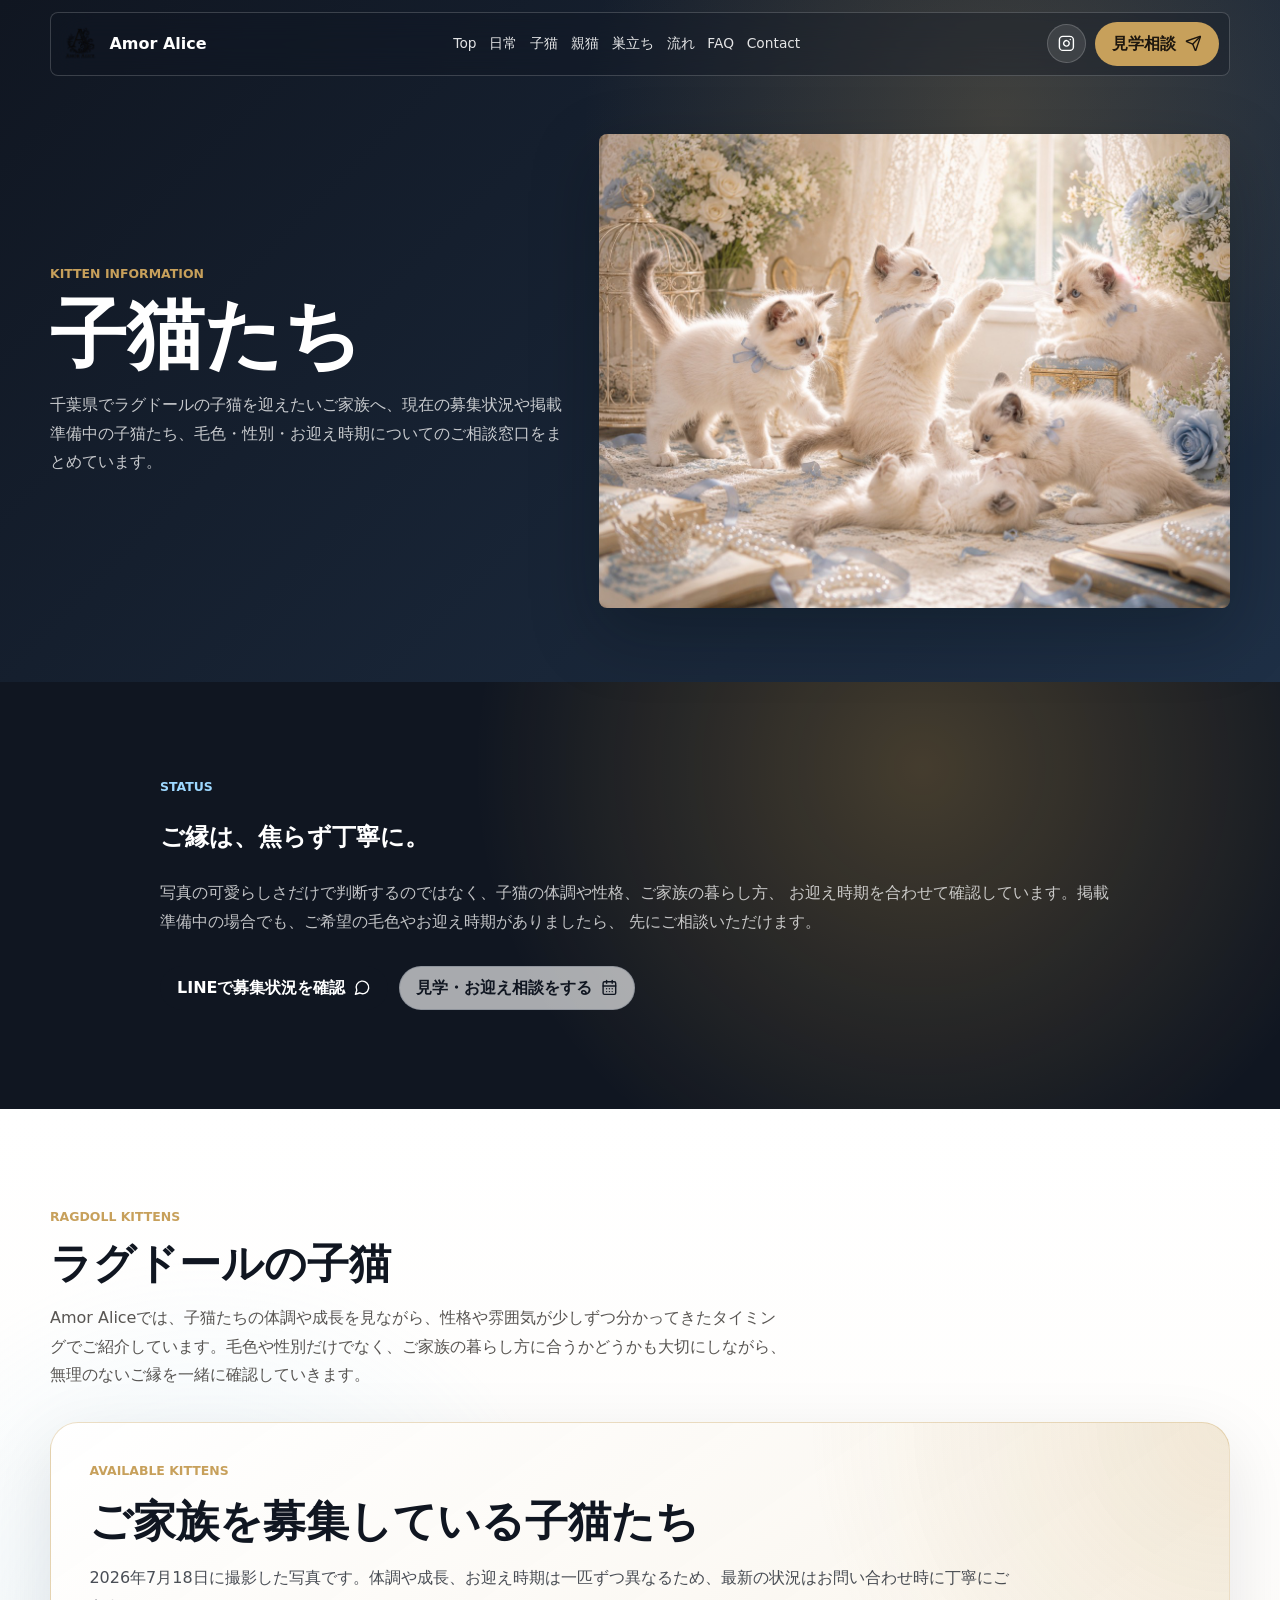
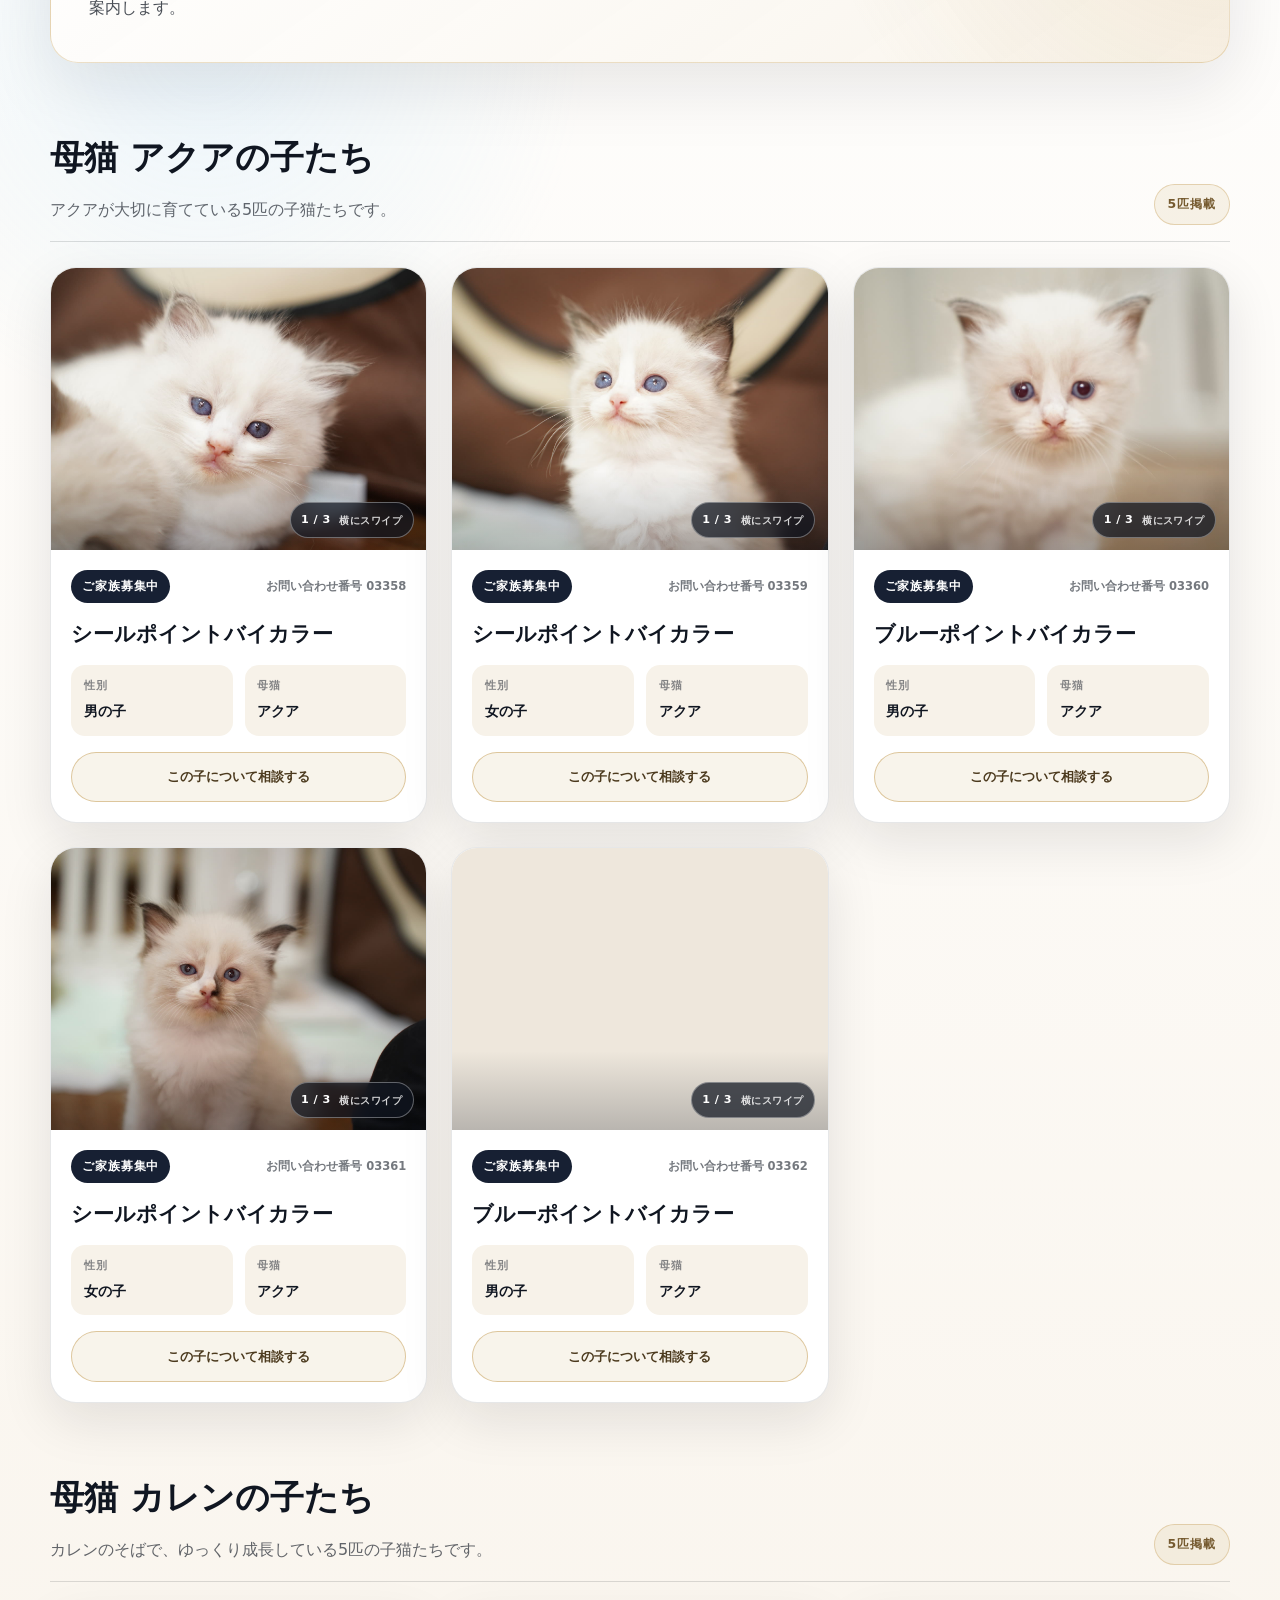
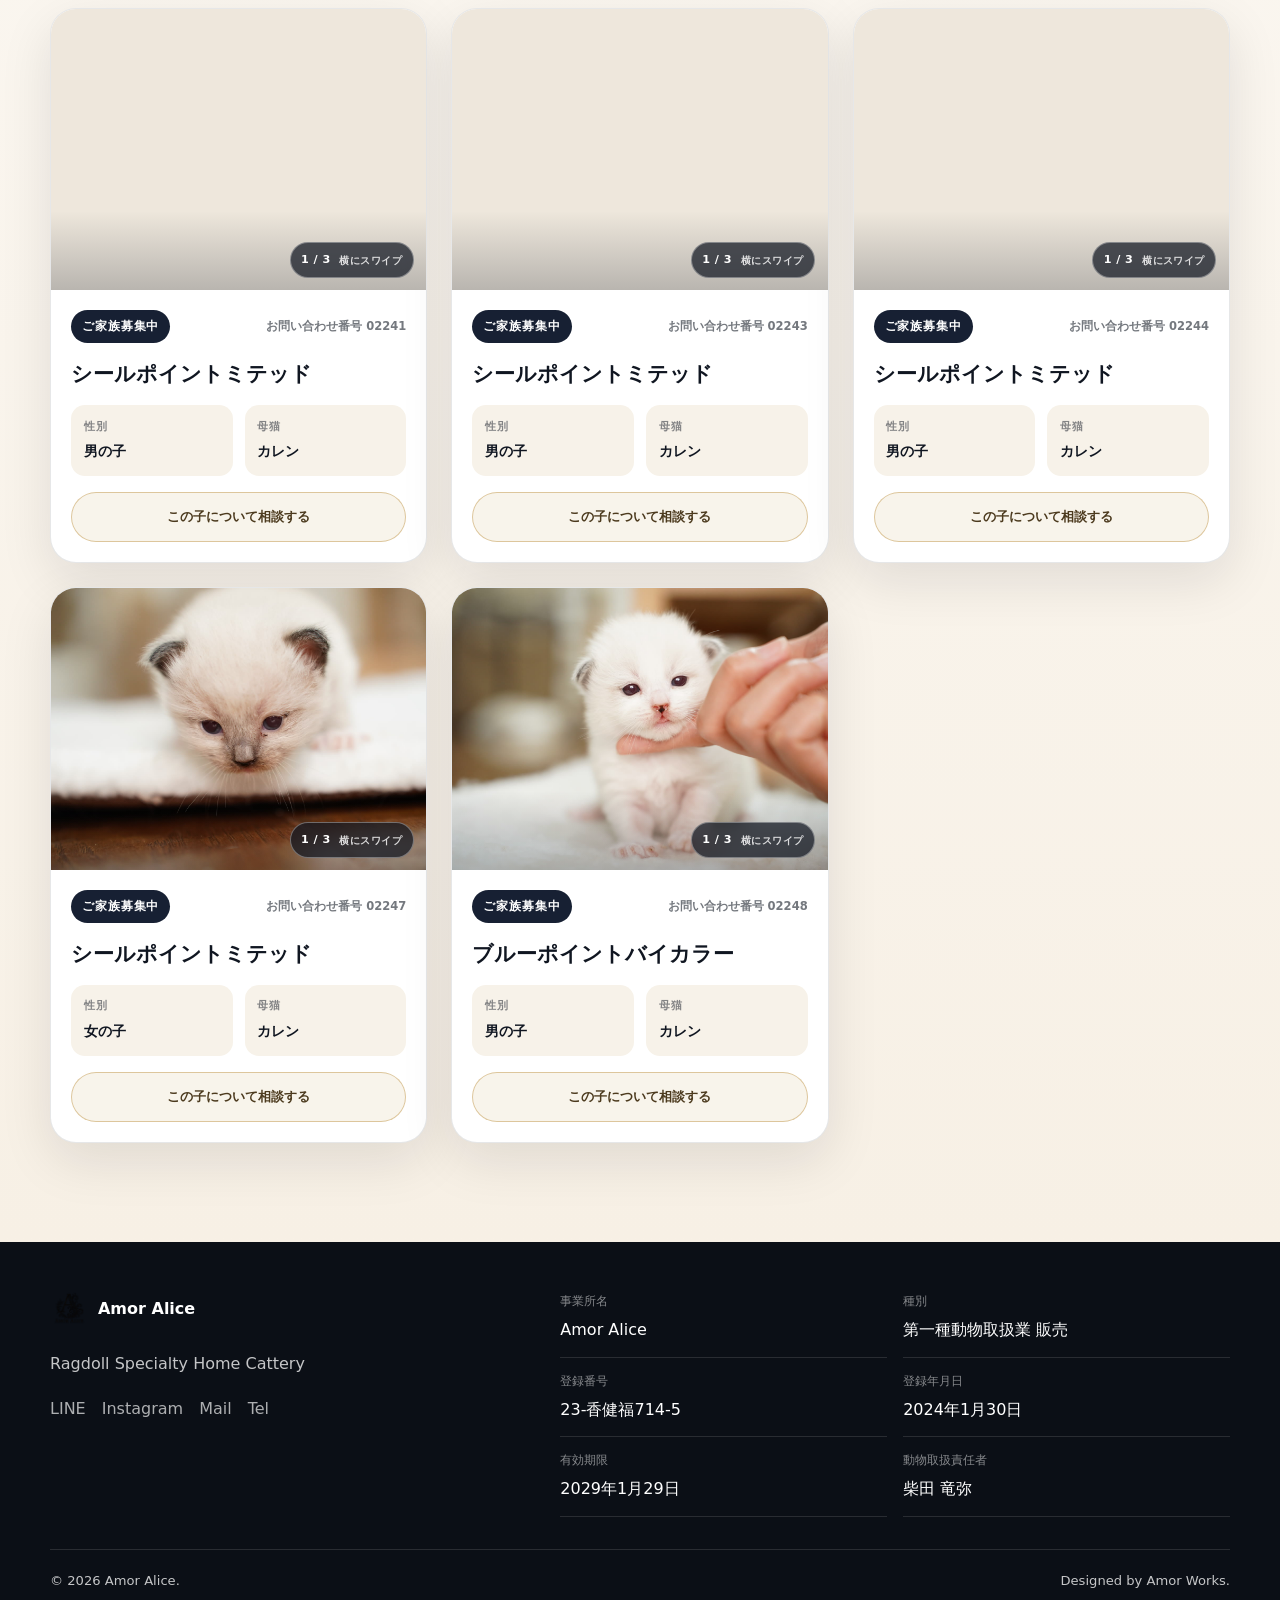
<file: kittens/index.html>
<!DOCTYPE html><!--yZDLDkvQmQlT7WCCclKfr--><html lang="ja"><head><meta charSet="utf-8"/><meta name="viewport" content="width=device-width, initial-scale=1"/><link rel="preload" as="image" href="../assets/brand-logo.png"/><link rel="preload" as="image" href="../assets/generated/kittens-page-ragdolls.jpg"/><link rel="stylesheet" href="/_next/static/css/ce2b4de1057b2c06.css" data-precedence="next"/><link rel="preload" as="script" fetchPriority="low" href="/_next/static/chunks/webpack-c042ca735a68d6ec.js"/><script src="/_next/static/chunks/4bd1b696-c023c6e3521b1417.js" async=""></script><script src="/_next/static/chunks/255-64e783496c90356a.js" async=""></script><script src="/_next/static/chunks/main-app-a47412eca1f92c4f.js" async=""></script><script src="/_next/static/chunks/738-07168691bee306ea.js" async=""></script><script src="/_next/static/chunks/124-fc785640768d172f.js" async=""></script><script src="/_next/static/chunks/app/kittens/page-0aa12870f9a00f69.js" async=""></script><meta name="theme-color" content="#101621"/><title>子猫たち｜Amor Alice</title><meta name="description" content="千葉県のラグドール専門キャッテリー Amor Aliceの子猫ページです。募集状況、見学相談、お迎えまでに知っておきたいことをご案内します。"/><meta name="application-name" content="Amor Alice"/><meta name="keywords" content="Amor Alice,ラグドール,ラグドール ブリーダー,千葉県 ラグドール,千葉県 ラグドール ブリーダー,ラグドール 子猫,キャッテリー,見学相談"/><meta name="creator" content="Amor Alice"/><meta name="publisher" content="Amor Alice"/><meta name="category" content="ラグドール専門キャッテリー"/><link rel="canonical" href="https://catteryamoralice-ragdoll.github.io/kittens/"/><meta property="og:title" content="子猫たち｜Amor Alice"/><meta property="og:description" content="千葉県のラグドール専門キャッテリー Amor Aliceの子猫ページです。募集状況、見学相談、お迎えまでに知っておきたいことをご案内します。"/><meta property="og:url" content="https://catteryamoralice-ragdoll.github.io/kittens/"/><meta property="og:site_name" content="Amor Alice"/><meta property="og:locale" content="ja_JP"/><meta property="og:image" content="https://catteryamoralice-ragdoll.github.io/assets/kitten-close.jpg"/><meta property="og:image:width" content="1400"/><meta property="og:image:height" content="933"/><meta property="og:image:alt" content="Amor Aliceのラグドールの子猫"/><meta property="og:type" content="website"/><meta name="twitter:card" content="summary_large_image"/><meta name="twitter:title" content="子猫たち｜Amor Alice"/><meta name="twitter:description" content="千葉県のラグドール専門キャッテリー Amor Aliceの子猫ページです。募集状況、見学相談、お迎えまでに知っておきたいことをご案内します。"/><meta name="twitter:image" content="https://catteryamoralice-ragdoll.github.io/assets/kitten-close.jpg"/><link rel="icon" href="/assets/favicon.png" type="image/png"/><link rel="apple-touch-icon" href="/assets/apple-touch-icon.png" type="image/png"/><script src="/_next/static/chunks/polyfills-42372ed130431b0a.js" noModule=""></script><link rel="stylesheet" href="/assets/kittens-listing.css"/></head><body><div hidden=""><!--$--><!--/$--></div><script type="application/ld+json">[{"@context":"https://schema.org","@type":"WebPage","@id":"https://catteryamoralice-ragdoll.github.io/kittens/#webpage","url":"https://catteryamoralice-ragdoll.github.io/kittens/","name":"子猫たち｜Amor Alice","description":"千葉県のラグドール専門キャッテリー Amor Aliceの子猫ページです。募集状況、見学相談、お迎えまでに知っておきたいことをご案内します。","inLanguage":"ja-JP","isPartOf":{"@id":"https://catteryamoralice-ragdoll.github.io/#website"},"publisher":{"@id":"https://catteryamoralice-ragdoll.github.io/#localbusiness"},"primaryImageOfPage":{"@type":"ImageObject","url":"https://catteryamoralice-ragdoll.github.io/assets/kitten-close.jpg"}},{"@context":"https://schema.org","@type":"BreadcrumbList","itemListElement":[{"@type":"ListItem","position":1,"name":"Amor Alice","item":"https://catteryamoralice-ragdoll.github.io/"},{"@type":"ListItem","position":2,"name":"子猫たち","item":"https://catteryamoralice-ragdoll.github.io/kittens/"}]}]</script><header class="site-header "><a class="brand" href="../" aria-label="Amor Alice トップへ"><img src="../assets/brand-logo.png" alt=""/><span>Amor Alice</span></a><nav class="desktop-nav" aria-label="メインナビゲーション"><a href="../">Top</a><a href="../daily/">日常</a><a href="../kittens/">子猫</a><a href="../parents/">親猫</a><a href="../graduates/">巣立ち</a><a href="../journey/">流れ</a><a href="../faq/">FAQ</a><a href="../#contact">Contact</a></nav><div class="header-actions"><a class="icon-link" href="https://www.instagram.com/cattery_amor.alice/" target="_blank" rel="noopener" aria-label="Instagram"><svg xmlns="http://www.w3.org/2000/svg" width="24" height="24" viewBox="0 0 24 24" fill="none" stroke="currentColor" stroke-width="2" stroke-linecap="round" stroke-linejoin="round" class="lucide lucide-instagram" aria-hidden="true"><rect width="20" height="20" x="2" y="2" rx="5" ry="5"></rect><path d="M16 11.37A4 4 0 1 1 12.63 8 4 4 0 0 1 16 11.37z"></path><line x1="17.5" x2="17.51" y1="6.5" y2="6.5"></line></svg></a><a class="header-cta" href="../#contact">見学相談<svg xmlns="http://www.w3.org/2000/svg" width="24" height="24" viewBox="0 0 24 24" fill="none" stroke="currentColor" stroke-width="2" stroke-linecap="round" stroke-linejoin="round" class="lucide lucide-send" aria-hidden="true"><path d="M14.536 21.686a.5.5 0 0 0 .937-.024l6.5-19a.496.496 0 0 0-.635-.635l-19 6.5a.5.5 0 0 0-.024.937l7.93 3.18a2 2 0 0 1 1.112 1.11z"></path><path d="m21.854 2.147-10.94 10.939"></path></svg></a><button class="menu-button" type="button" aria-expanded="false" aria-controls="mobile-nav" aria-label="メニューを開く"><svg xmlns="http://www.w3.org/2000/svg" width="24" height="24" viewBox="0 0 24 24" fill="none" stroke="currentColor" stroke-width="2" stroke-linecap="round" stroke-linejoin="round" class="lucide lucide-menu" aria-hidden="true"><line x1="4" x2="20" y1="12" y2="12"></line><line x1="4" x2="20" y1="6" y2="6"></line><line x1="4" x2="20" y1="18" y2="18"></line></svg></button></div></header><div class="mobile-panel " id="mobile-nav"><a href="../">Top</a><a href="../daily/">日常</a><a href="../kittens/">子猫</a><a href="../parents/">親猫</a><a href="../graduates/">巣立ち</a><a href="../journey/">流れ</a><a href="../faq/">FAQ</a><a href="../#contact">Contact</a></div><nav class="mobile-contact-bar" aria-label="スマートフォン用の主要導線"><a href="https://lin.ee/4A4dqHU" target="_blank" rel="noopener"><svg xmlns="http://www.w3.org/2000/svg" width="24" height="24" viewBox="0 0 24 24" fill="none" stroke="currentColor" stroke-width="2" stroke-linecap="round" stroke-linejoin="round" class="lucide lucide-message-circle" aria-hidden="true"><path d="M7.9 20A9 9 0 1 0 4 16.1L2 22Z"></path></svg>LINE</a><a class="is-primary" href="../#contact"><svg xmlns="http://www.w3.org/2000/svg" width="24" height="24" viewBox="0 0 24 24" fill="none" stroke="currentColor" stroke-width="2" stroke-linecap="round" stroke-linejoin="round" class="lucide lucide-calendar-days" aria-hidden="true"><path d="M8 2v4"></path><path d="M16 2v4"></path><rect width="18" height="18" x="3" y="4" rx="2"></rect><path d="M3 10h18"></path><path d="M8 14h.01"></path><path d="M12 14h.01"></path><path d="M16 14h.01"></path><path d="M8 18h.01"></path><path d="M12 18h.01"></path><path d="M16 18h.01"></path></svg>相談</a><a href="../kittens/"><svg xmlns="http://www.w3.org/2000/svg" width="24" height="24" viewBox="0 0 24 24" fill="none" stroke="currentColor" stroke-width="2" stroke-linecap="round" stroke-linejoin="round" class="lucide lucide-baby" aria-hidden="true"><path d="M9 12h.01"></path><path d="M15 12h.01"></path><path d="M10 16c.5.3 1.2.5 2 .5s1.5-.2 2-.5"></path><path d="M19 6.3a9 9 0 0 1 1.8 3.9 2 2 0 0 1 0 3.6 9 9 0 0 1-17.6 0 2 2 0 0 1 0-3.6A9 9 0 0 1 12 3c2 0 3.5 1.1 3.5 2.5s-.9 2.5-2 2.5c-.8 0-1.5-.4-1.5-1"></path></svg>子猫</a></nav><main class="subpage-main" id="top"><section class="subpage-hero"><div class="section-inner subpage-hero-grid"><div><p class="eyebrow">KITTEN INFORMATION</p><h1>子猫たち</h1><p>千葉県でラグドールの子猫を迎えたいご家族へ、現在の募集状況や掲載準備中の子猫たち、毛色・性別・お迎え時期についてのご相談窓口をまとめています。</p></div><figure><img src="../assets/generated/kittens-page-ragdolls.jpg" alt="Amor Aliceのラグドールの子猫たち"/></figure></div></section><section class="section kittens-section page-section-dark"><div class="section-inner kittens-layout"><div class="kittens-copy" data-gsap="true"><p class="eyebrow">STATUS</p><h2>ご縁は、焦らず丁寧に。</h2><p>写真の可愛らしさだけで判断するのではなく、子猫の体調や性格、ご家族の暮らし方、 お迎え時期を合わせて確認しています。掲載準備中の場合でも、ご希望の毛色やお迎え時期がありましたら、 先にご相談いただけます。</p><div class="kitten-status-grid" aria-label="子猫掲載状況"><div><strong>0</strong><span>ご家族募集中</span></div><div><strong>0</strong><span>ご相談中</span></div><div><strong>掲載準備中</strong><span>写真・体調確認中</span></div></div><div class="button-row"><a class="button primary ink" href="https://lin.ee/4A4dqHU" target="_blank" rel="noopener">LINEで募集状況を確認<svg xmlns="http://www.w3.org/2000/svg" width="24" height="24" viewBox="0 0 24 24" fill="none" stroke="currentColor" stroke-width="2" stroke-linecap="round" stroke-linejoin="round" class="lucide lucide-message-circle" aria-hidden="true"><path d="M7.9 20A9 9 0 1 0 4 16.1L2 22Z"></path></svg></a><a class="button ghost" href="../#contact">見学・お迎え相談をする<svg xmlns="http://www.w3.org/2000/svg" width="24" height="24" viewBox="0 0 24 24" fill="none" stroke="currentColor" stroke-width="2" stroke-linecap="round" stroke-linejoin="round" class="lucide lucide-calendar-days" aria-hidden="true"><path d="M8 2v4"></path><path d="M16 2v4"></path><rect width="18" height="18" x="3" y="4" rx="2"></rect><path d="M3 10h18"></path><path d="M8 14h.01"></path><path d="M12 14h.01"></path><path d="M16 14h.01"></path><path d="M8 18h.01"></path><path d="M12 18h.01"></path><path d="M16 18h.01"></path></svg></a></div></div><figure class="feature-photo tall" data-gsap="true"><img src="../assets/generated/kittens-page-ragdolls.jpg" alt="ラグドールの子猫"/></figure></div></section><section class="section ragdoll-kittens-section"><div class="section-inner"><div class="section-heading" data-gsap="true"><p class="eyebrow">RAGDOLL KITTENS</p><h2>ラグドールの子猫</h2><p>Amor Aliceでは、子猫たちの体調や成長を見ながら、性格や雰囲気が少しずつ分かってきたタイミングでご紹介しています。毛色や性別だけでなく、ご家族の暮らし方に合うかどうかも大切にしながら、無理のないご縁を一緒に確認していきます。</p></div><div class="kitten-empty-card" data-gsap="true"><p class="eyebrow">PREPARING</p><h3>現在、掲載準備中です</h3><p>ただいま子猫情報の写真整理と体調確認を行っています。 募集開始後は、このページにて順番にご案内いたします。</p><p>気になる毛色やお迎え時期がある方は、掲載前でもお気軽にご相談ください。</p><a class="button primary ink" href="../#contact">募集状況を相談する<svg xmlns="http://www.w3.org/2000/svg" width="24" height="24" viewBox="0 0 24 24" fill="none" stroke="currentColor" stroke-width="2" stroke-linecap="round" stroke-linejoin="round" class="lucide lucide-arrow-right" aria-hidden="true"><path d="M5 12h14"></path><path d="m12 5 7 7-7 7"></path></svg></a></div></div></section></main><footer class="site-footer"><div class="footer-inner"><div class="footer-brand-block"><a class="brand footer-brand" href="../"><img src="../assets/brand-logo.png" alt=""/><span>Amor Alice</span></a><p>Ragdoll Specialty Home Cattery</p><div class="footer-links"><a href="https://lin.ee/4A4dqHU" target="_blank" rel="noopener">LINE</a><a href="https://www.instagram.com/cattery_amor.alice/" target="_blank" rel="noopener">Instagram</a><a href="mailto:cattery227.amor.alice@gmail.com">Mail</a><a href="tel:09087426180">Tel</a></div></div><dl class="legal-list"><div><dt>事業所名</dt><dd>Amor Alice</dd></div><div><dt>種別</dt><dd>第一種動物取扱業 販売</dd></div><div><dt>登録番号</dt><dd>23-香健福714-5</dd></div><div><dt>登録年月日</dt><dd>2024年1月30日</dd></div><div><dt>有効期限</dt><dd>2029年1月29日</dd></div><div><dt>動物取扱責任者</dt><dd>柴田 竜弥</dd></div></dl></div><div class="footer-bottom"><p>© <!-- -->2026<!-- --> Amor Alice.</p><p>Designed by Amor Works.</p></div></footer><!--$--><!--/$--><script src="/_next/static/chunks/webpack-c042ca735a68d6ec.js" id="_R_" async=""></script><script>(self.__next_f=self.__next_f||[]).push([0])</script><script>self.__next_f.push([1,"1:\"$Sreact.fragment\"\n2:I[9766,[],\"\"]\n3:I[8924,[],\"\"]\n4:I[4236,[\"738\",\"static/chunks/738-07168691bee306ea.js\",\"124\",\"static/chunks/124-fc785640768d172f.js\",\"397\",\"static/chunks/app/kittens/page-0aa12870f9a00f69.js\"],\"KittensPage\"]\n5:I[4431,[],\"OutletBoundary\"]\n7:I[5278,[],\"AsyncMetadataOutlet\"]\n9:I[4431,[],\"ViewportBoundary\"]\nb:I[4431,[],\"MetadataBoundary\"]\nc:\"$Sreact.suspense\"\ne:I[7150,[],\"\"]\n:HL[\"/_next/static/css/ce2b4de1057b2c06.css\",\"style\"]\n"])</script><script>self.__next_f.push([1,"0:{\"P\":null,\"b\":\"yZDLDkvQmQlT7WCCclKfr\",\"p\":\"\",\"c\":[\"\",\"kittens\",\"\"],\"i\":false,\"f\":[[[\"\",{\"children\":[\"kittens\",{\"children\":[\"__PAGE__\",{}]}]},\"$undefined\",\"$undefined\",true],[\"\",[\"$\",\"$1\",\"c\",{\"children\":[[[\"$\",\"link\",\"0\",{\"rel\":\"stylesheet\",\"href\":\"/_next/static/css/ce2b4de1057b2c06.css\",\"precedence\":\"next\",\"crossOrigin\":\"$undefined\",\"nonce\":\"$undefined\"}]],[\"$\",\"html\",null,{\"lang\":\"ja\",\"children\":[\"$\",\"body\",null,{\"children\":[\"$\",\"$L2\",null,{\"parallelRouterKey\":\"children\",\"error\":\"$undefined\",\"errorStyles\":\"$undefined\",\"errorScripts\":\"$undefined\",\"template\":[\"$\",\"$L3\",null,{}],\"templateStyles\":\"$undefined\",\"templateScripts\":\"$undefined\",\"notFound\":[[[\"$\",\"title\",null,{\"children\":\"404: This page could not be found.\"}],[\"$\",\"div\",null,{\"style\":{\"fontFamily\":\"system-ui,\\\"Segoe UI\\\",Roboto,Helvetica,Arial,sans-serif,\\\"Apple Color Emoji\\\",\\\"Segoe UI Emoji\\\"\",\"height\":\"100vh\",\"textAlign\":\"center\",\"display\":\"flex\",\"flexDirection\":\"column\",\"alignItems\":\"center\",\"justifyContent\":\"center\"},\"children\":[\"$\",\"div\",null,{\"children\":[[\"$\",\"style\",null,{\"dangerouslySetInnerHTML\":{\"__html\":\"body{color:#000;background:#fff;margin:0}.next-error-h1{border-right:1px solid rgba(0,0,0,.3)}@media (prefers-color-scheme:dark){body{color:#fff;background:#000}.next-error-h1{border-right:1px solid rgba(255,255,255,.3)}}\"}}],[\"$\",\"h1\",null,{\"className\":\"next-error-h1\",\"style\":{\"display\":\"inline-block\",\"margin\":\"0 20px 0 0\",\"padding\":\"0 23px 0 0\",\"fontSize\":24,\"fontWeight\":500,\"verticalAlign\":\"top\",\"lineHeight\":\"49px\"},\"children\":404}],[\"$\",\"div\",null,{\"style\":{\"display\":\"inline-block\"},\"children\":[\"$\",\"h2\",null,{\"style\":{\"fontSize\":14,\"fontWeight\":400,\"lineHeight\":\"49px\",\"margin\":0},\"children\":\"This page could not be found.\"}]}]]}]}]],[]],\"forbidden\":\"$undefined\",\"unauthorized\":\"$undefined\"}]}]}]]}],{\"children\":[\"kittens\",[\"$\",\"$1\",\"c\",{\"children\":[null,[\"$\",\"$L2\",null,{\"parallelRouterKey\":\"children\",\"error\":\"$undefined\",\"errorStyles\":\"$undefined\",\"errorScripts\":\"$undefined\",\"template\":[\"$\",\"$L3\",null,{}],\"templateStyles\":\"$undefined\",\"templateScripts\":\"$undefined\",\"notFound\":\"$undefined\",\"forbidden\":\"$undefined\",\"unauthorized\":\"$undefined\"}]]}],{\"children\":[\"__PAGE__\",[\"$\",\"$1\",\"c\",{\"children\":[[[\"$\",\"script\",null,{\"type\":\"application/ld+json\",\"dangerouslySetInnerHTML\":{\"__html\":\"[{\\\"@context\\\":\\\"https://schema.org\\\",\\\"@type\\\":\\\"WebPage\\\",\\\"@id\\\":\\\"https://catteryamoralice-ragdoll.github.io/kittens/#webpage\\\",\\\"url\\\":\\\"https://catteryamoralice-ragdoll.github.io/kittens/\\\",\\\"name\\\":\\\"子猫たち｜Amor Alice\\\",\\\"description\\\":\\\"千葉県のラグドール専門キャッテリー Amor Aliceの子猫ページです。募集状況、見学相談、お迎えまでに知っておきたいことをご案内します。\\\",\\\"inLanguage\\\":\\\"ja-JP\\\",\\\"isPartOf\\\":{\\\"@id\\\":\\\"https://catteryamoralice-ragdoll.github.io/#website\\\"},\\\"publisher\\\":{\\\"@id\\\":\\\"https://catteryamoralice-ragdoll.github.io/#localbusiness\\\"},\\\"primaryImageOfPage\\\":{\\\"@type\\\":\\\"ImageObject\\\",\\\"url\\\":\\\"https://catteryamoralice-ragdoll.github.io/assets/kitten-close.jpg\\\"}},{\\\"@context\\\":\\\"https://schema.org\\\",\\\"@type\\\":\\\"BreadcrumbList\\\",\\\"itemListElement\\\":[{\\\"@type\\\":\\\"ListItem\\\",\\\"position\\\":1,\\\"name\\\":\\\"Amor Alice\\\",\\\"item\\\":\\\"https://catteryamoralice-ragdoll.github.io/\\\"},{\\\"@type\\\":\\\"ListItem\\\",\\\"position\\\":2,\\\"name\\\":\\\"子猫たち\\\",\\\"item\\\":\\\"https://catteryamoralice-ragdoll.github.io/kittens/\\\"}]}]\"}}],[\"$\",\"$L4\",null,{}]],null,[\"$\",\"$L5\",null,{\"children\":[\"$L6\",[\"$\",\"$L7\",null,{\"promise\":\"$@8\"}]]}]]}],{},null,false]},null,false]},null,false],[\"$\",\"$1\",\"h\",{\"children\":[null,[[\"$\",\"$L9\",null,{\"children\":\"$La\"}],null],[\"$\",\"$Lb\",null,{\"children\":[\"$\",\"div\",null,{\"hidden\":true,\"children\":[\"$\",\"$c\",null,{\"fallback\":null,\"children\":\"$Ld\"}]}]}]]}],false]],\"m\":\"$undefined\",\"G\":[\"$e\",[]],\"s\":false,\"S\":true}\n"])</script><script>self.__next_f.push([1,"a:[[\"$\",\"meta\",\"0\",{\"charSet\":\"utf-8\"}],[\"$\",\"meta\",\"1\",{\"name\":\"viewport\",\"content\":\"width=device-width, initial-scale=1\"}],[\"$\",\"meta\",\"2\",{\"name\":\"theme-color\",\"content\":\"#101621\"}]]\n6:null\n"])</script><script>self.__next_f.push([1,"f:I[622,[],\"IconMark\"]\n"])</script><script>self.__next_f.push([1,"8:{\"metadata\":[[\"$\",\"title\",\"0\",{\"children\":\"子猫たち｜Amor Alice\"}],[\"$\",\"meta\",\"1\",{\"name\":\"description\",\"content\":\"千葉県のラグドール専門キャッテリー Amor Aliceの子猫ページです。募集状況、見学相談、お迎えまでに知っておきたいことをご案内します。\"}],[\"$\",\"meta\",\"2\",{\"name\":\"application-name\",\"content\":\"Amor Alice\"}],[\"$\",\"meta\",\"3\",{\"name\":\"keywords\",\"content\":\"Amor Alice,ラグドール,ラグドール ブリーダー,千葉県 ラグドール,千葉県 ラグドール ブリーダー,ラグドール 子猫,キャッテリー,見学相談\"}],[\"$\",\"meta\",\"4\",{\"name\":\"creator\",\"content\":\"Amor Alice\"}],[\"$\",\"meta\",\"5\",{\"name\":\"publisher\",\"content\":\"Amor Alice\"}],[\"$\",\"meta\",\"6\",{\"name\":\"category\",\"content\":\"ラグドール専門キャッテリー\"}],[\"$\",\"link\",\"7\",{\"rel\":\"canonical\",\"href\":\"https://catteryamoralice-ragdoll.github.io/kittens/\"}],[\"$\",\"meta\",\"8\",{\"property\":\"og:title\",\"content\":\"子猫たち｜Amor Alice\"}],[\"$\",\"meta\",\"9\",{\"property\":\"og:description\",\"content\":\"千葉県のラグドール専門キャッテリー Amor Aliceの子猫ページです。募集状況、見学相談、お迎えまでに知っておきたいことをご案内します。\"}],[\"$\",\"meta\",\"10\",{\"property\":\"og:url\",\"content\":\"https://catteryamoralice-ragdoll.github.io/kittens/\"}],[\"$\",\"meta\",\"11\",{\"property\":\"og:site_name\",\"content\":\"Amor Alice\"}],[\"$\",\"meta\",\"12\",{\"property\":\"og:locale\",\"content\":\"ja_JP\"}],[\"$\",\"meta\",\"13\",{\"property\":\"og:image\",\"content\":\"https://catteryamoralice-ragdoll.github.io/assets/kitten-close.jpg\"}],[\"$\",\"meta\",\"14\",{\"property\":\"og:image:width\",\"content\":\"1400\"}],[\"$\",\"meta\",\"15\",{\"property\":\"og:image:height\",\"content\":\"933\"}],[\"$\",\"meta\",\"16\",{\"property\":\"og:image:alt\",\"content\":\"Amor Aliceのラグドールの子猫\"}],[\"$\",\"meta\",\"17\",{\"property\":\"og:type\",\"content\":\"website\"}],[\"$\",\"meta\",\"18\",{\"name\":\"twitter:card\",\"content\":\"summary_large_image\"}],[\"$\",\"meta\",\"19\",{\"name\":\"twitter:title\",\"content\":\"子猫たち｜Amor Alice\"}],[\"$\",\"meta\",\"20\",{\"name\":\"twitter:description\",\"content\":\"千葉県のラグドール専門キャッテリー Amor Aliceの子猫ページです。募集状況、見学相談、お迎えまでに知っておきたいことをご案内します。\"}],[\"$\",\"meta\",\"21\",{\"name\":\"twitter:image\",\"content\":\"https://catteryamoralice-ragdoll.github.io/assets/kitten-close.jpg\"}],[\"$\",\"link\",\"22\",{\"rel\":\"icon\",\"href\":\"/assets/favicon.png\",\"type\":\"image/png\"}],[\"$\",\"link\",\"23\",{\"rel\":\"apple-touch-icon\",\"href\":\"/assets/apple-touch-icon.png\",\"type\":\"image/png\"}],[\"$\",\"$Lf\",\"24\",{}]],\"error\":null,\"digest\":\"$undefined\"}\n"])</script><script>self.__next_f.push([1,"d:\"$8:metadata\"\n"])</script><script src="/assets/kittens-listing.js"></script></body></html>
</file>
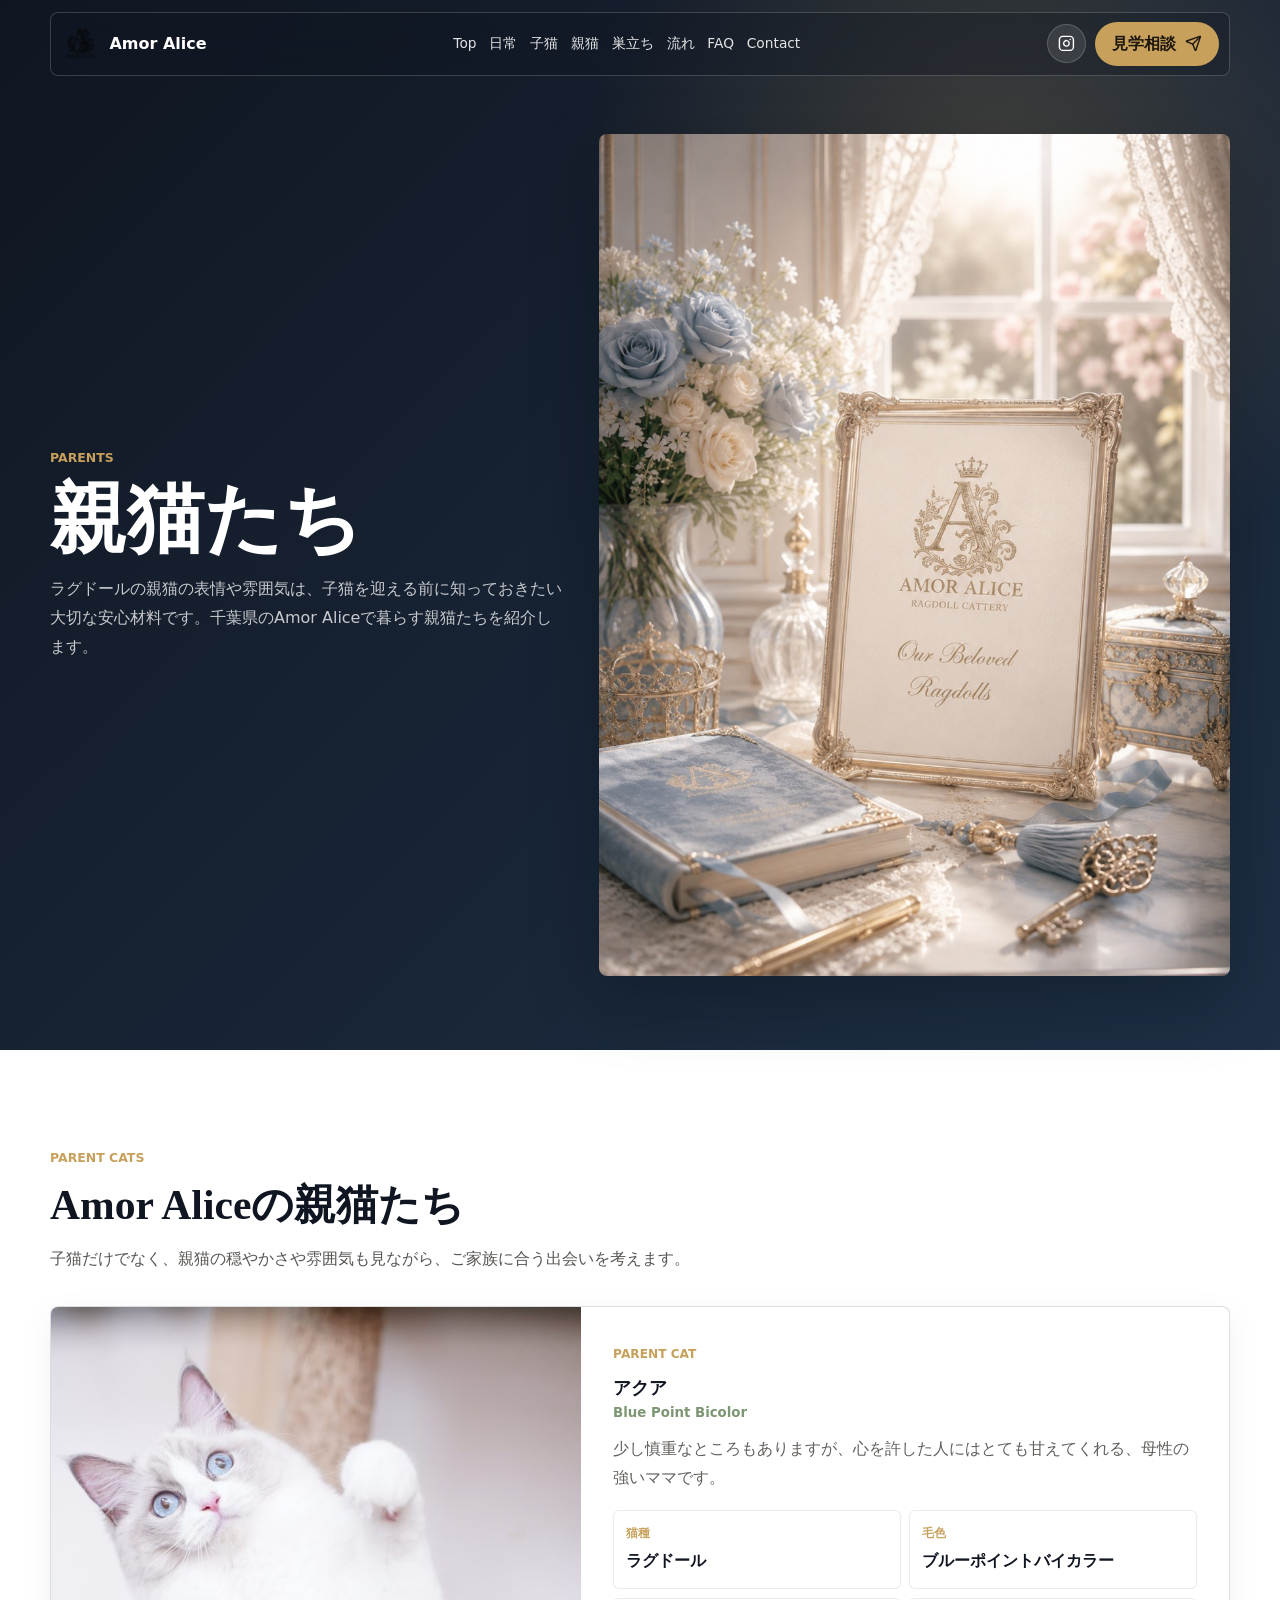
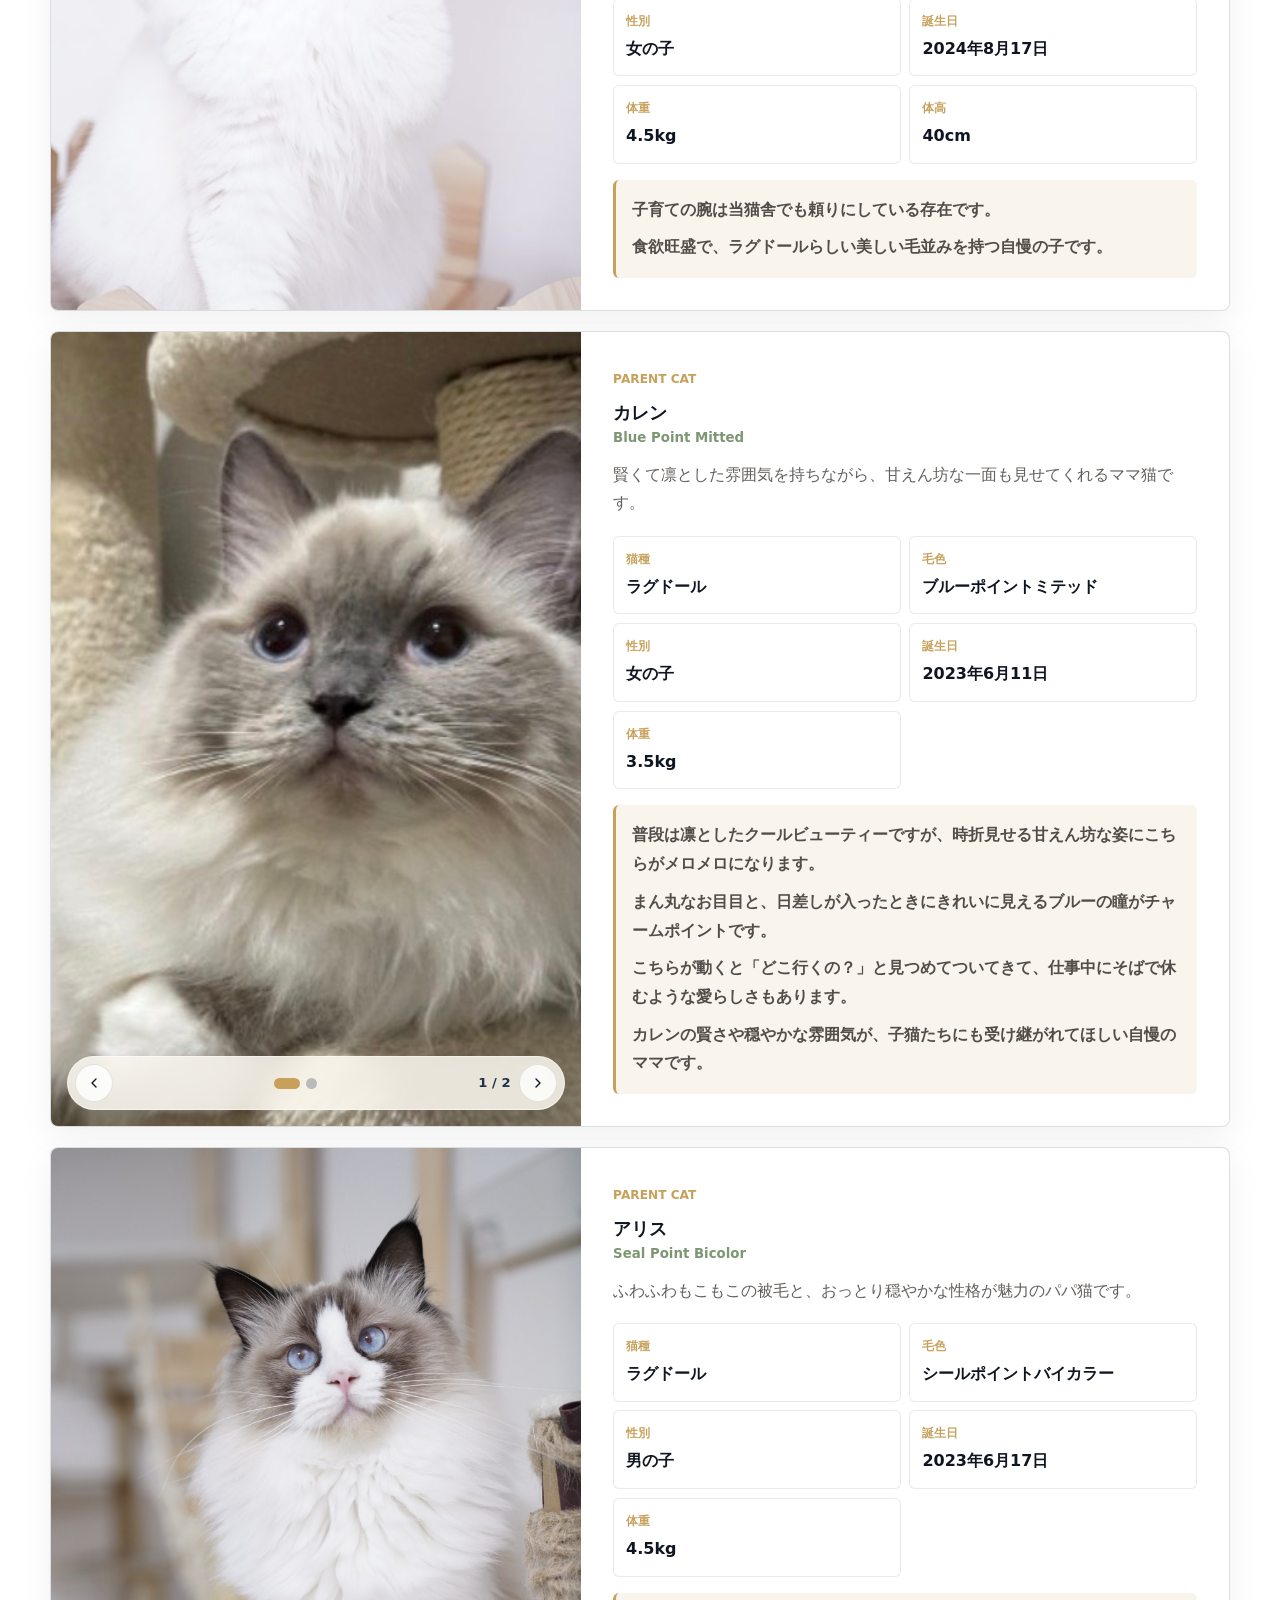
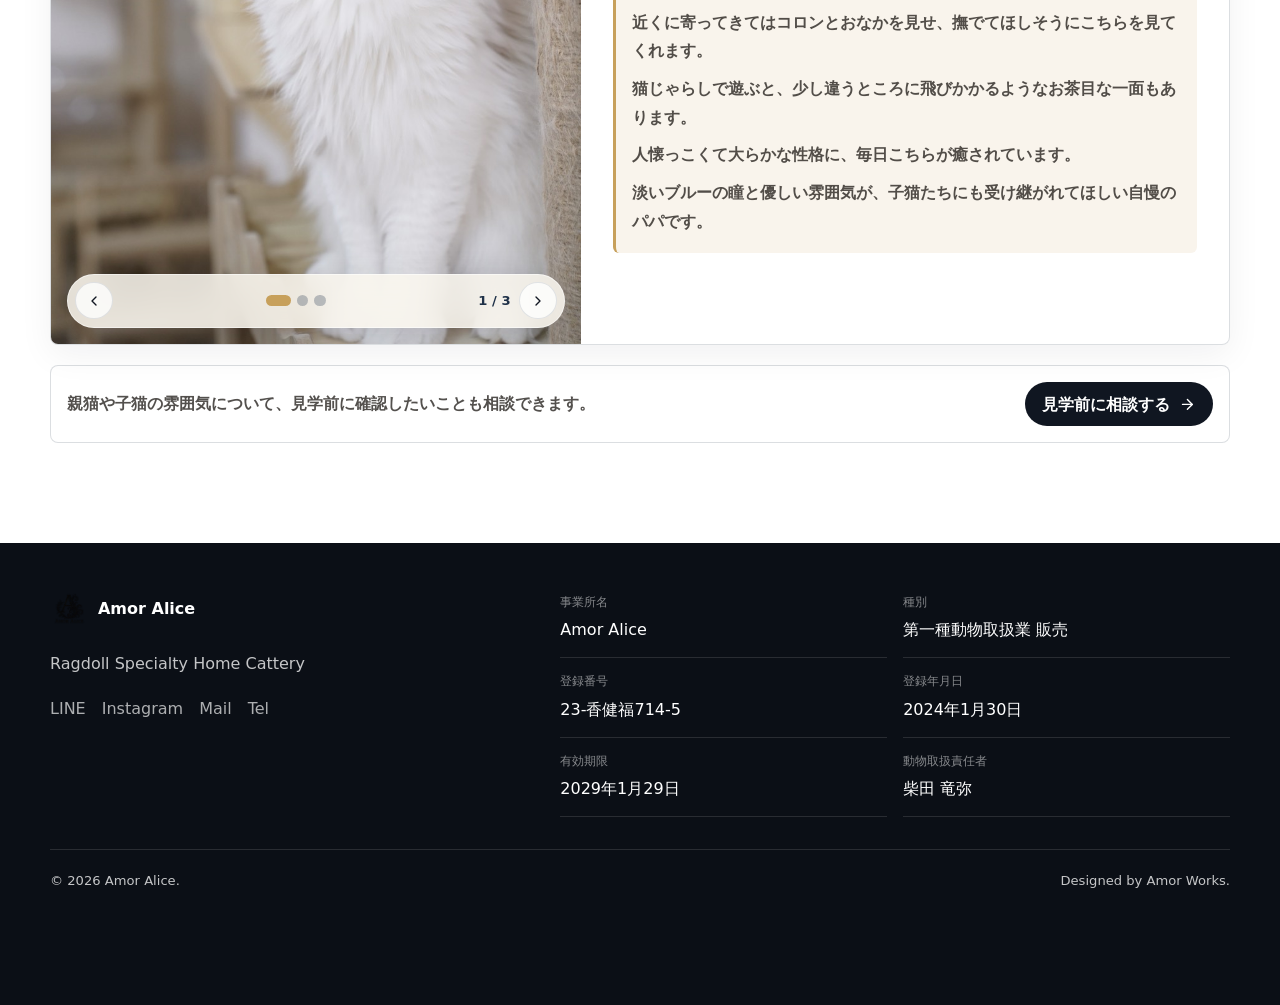
<file: parents/index.html>
<!DOCTYPE html><!--yZDLDkvQmQlT7WCCclKfr--><html lang="ja"><head><meta charSet="utf-8"/><meta name="viewport" content="width=device-width, initial-scale=1"/><link rel="preload" as="image" href="../assets/brand-logo.png"/><link rel="preload" as="image" href="../assets/generated/parents-page-ragdolls.jpg"/><link rel="preload" as="image" href="../assets/aqua.jpg"/><link rel="preload" as="image" href="../assets/karen-parent-01.jpg"/><link rel="preload" as="image" href="../assets/alice-parent-01.jpg"/><link rel="stylesheet" href="/_next/static/css/ce2b4de1057b2c06.css" data-precedence="next"/><link rel="preload" as="script" fetchPriority="low" href="/_next/static/chunks/webpack-c042ca735a68d6ec.js"/><script src="/_next/static/chunks/4bd1b696-c023c6e3521b1417.js" async=""></script><script src="/_next/static/chunks/255-64e783496c90356a.js" async=""></script><script src="/_next/static/chunks/main-app-a47412eca1f92c4f.js" async=""></script><script src="/_next/static/chunks/738-07168691bee306ea.js" async=""></script><script src="/_next/static/chunks/124-fc785640768d172f.js" async=""></script><script src="/_next/static/chunks/app/parents/page-48b9dd0cf4c71f9d.js" async=""></script><meta name="theme-color" content="#101621"/><title>親猫たち｜Amor Alice</title><meta name="description" content="千葉県のラグドール専門キャッテリー Amor Aliceで暮らす親猫たちを紹介します。誕生日、体重、毛色、性格などをまとめています。"/><meta name="application-name" content="Amor Alice"/><meta name="keywords" content="Amor Alice,ラグドール,ラグドール ブリーダー,千葉県 ラグドール,千葉県 ラグドール ブリーダー,ラグドール 子猫,キャッテリー,見学相談"/><meta name="creator" content="Amor Alice"/><meta name="publisher" content="Amor Alice"/><meta name="category" content="ラグドール専門キャッテリー"/><link rel="canonical" href="https://catteryamoralice-ragdoll.github.io/parents/"/><meta property="og:title" content="親猫たち｜Amor Alice"/><meta property="og:description" content="千葉県のラグドール専門キャッテリー Amor Aliceで暮らす親猫たちを紹介します。誕生日、体重、毛色、性格などをまとめています。"/><meta property="og:url" content="https://catteryamoralice-ragdoll.github.io/parents/"/><meta property="og:site_name" content="Amor Alice"/><meta property="og:locale" content="ja_JP"/><meta property="og:image" content="https://catteryamoralice-ragdoll.github.io/assets/karen.jpg"/><meta property="og:image:width" content="1400"/><meta property="og:image:height" content="933"/><meta property="og:image:alt" content="Amor Aliceのラグドールの親猫"/><meta property="og:type" content="website"/><meta name="twitter:card" content="summary_large_image"/><meta name="twitter:title" content="親猫たち｜Amor Alice"/><meta name="twitter:description" content="千葉県のラグドール専門キャッテリー Amor Aliceで暮らす親猫たちを紹介します。誕生日、体重、毛色、性格などをまとめています。"/><meta name="twitter:image" content="https://catteryamoralice-ragdoll.github.io/assets/karen.jpg"/><link rel="icon" href="/assets/favicon.png" type="image/png"/><link rel="apple-touch-icon" href="/assets/apple-touch-icon.png" type="image/png"/><script src="/_next/static/chunks/polyfills-42372ed130431b0a.js" noModule=""></script><link rel="stylesheet" href="/assets/kittens-listing.css"/></head><body><div hidden=""><!--$--><!--/$--></div><script type="application/ld+json">[{"@context":"https://schema.org","@type":"WebPage","@id":"https://catteryamoralice-ragdoll.github.io/parents/#webpage","url":"https://catteryamoralice-ragdoll.github.io/parents/","name":"親猫たち｜Amor Alice","description":"千葉県のラグドール専門キャッテリー Amor Aliceで暮らす親猫たちを紹介します。誕生日、体重、毛色、性格などをまとめています。","inLanguage":"ja-JP","isPartOf":{"@id":"https://catteryamoralice-ragdoll.github.io/#website"},"publisher":{"@id":"https://catteryamoralice-ragdoll.github.io/#localbusiness"},"primaryImageOfPage":{"@type":"ImageObject","url":"https://catteryamoralice-ragdoll.github.io/assets/karen.jpg"}},{"@context":"https://schema.org","@type":"BreadcrumbList","itemListElement":[{"@type":"ListItem","position":1,"name":"Amor Alice","item":"https://catteryamoralice-ragdoll.github.io/"},{"@type":"ListItem","position":2,"name":"親猫たち","item":"https://catteryamoralice-ragdoll.github.io/parents/"}]}]</script><header class="site-header "><a class="brand" href="../" aria-label="Amor Alice トップへ"><img src="../assets/brand-logo.png" alt=""/><span>Amor Alice</span></a><nav class="desktop-nav" aria-label="メインナビゲーション"><a href="../">Top</a><a href="../daily/">日常</a><a href="../kittens/">子猫</a><a href="../parents/">親猫</a><a href="../graduates/">巣立ち</a><a href="../journey/">流れ</a><a href="../faq/">FAQ</a><a href="../#contact">Contact</a></nav><div class="header-actions"><a class="icon-link" href="https://www.instagram.com/cattery_amor.alice/" target="_blank" rel="noopener" aria-label="Instagram"><svg xmlns="http://www.w3.org/2000/svg" width="24" height="24" viewBox="0 0 24 24" fill="none" stroke="currentColor" stroke-width="2" stroke-linecap="round" stroke-linejoin="round" class="lucide lucide-instagram" aria-hidden="true"><rect width="20" height="20" x="2" y="2" rx="5" ry="5"></rect><path d="M16 11.37A4 4 0 1 1 12.63 8 4 4 0 0 1 16 11.37z"></path><line x1="17.5" x2="17.51" y1="6.5" y2="6.5"></line></svg></a><a class="header-cta" href="../#contact">見学相談<svg xmlns="http://www.w3.org/2000/svg" width="24" height="24" viewBox="0 0 24 24" fill="none" stroke="currentColor" stroke-width="2" stroke-linecap="round" stroke-linejoin="round" class="lucide lucide-send" aria-hidden="true"><path d="M14.536 21.686a.5.5 0 0 0 .937-.024l6.5-19a.496.496 0 0 0-.635-.635l-19 6.5a.5.5 0 0 0-.024.937l7.93 3.18a2 2 0 0 1 1.112 1.11z"></path><path d="m21.854 2.147-10.94 10.939"></path></svg></a><button class="menu-button" type="button" aria-expanded="false" aria-controls="mobile-nav" aria-label="メニューを開く"><svg xmlns="http://www.w3.org/2000/svg" width="24" height="24" viewBox="0 0 24 24" fill="none" stroke="currentColor" stroke-width="2" stroke-linecap="round" stroke-linejoin="round" class="lucide lucide-menu" aria-hidden="true"><line x1="4" x2="20" y1="12" y2="12"></line><line x1="4" x2="20" y1="6" y2="6"></line><line x1="4" x2="20" y1="18" y2="18"></line></svg></button></div></header><div class="mobile-panel " id="mobile-nav"><a href="../">Top</a><a href="../daily/">日常</a><a href="../kittens/">子猫</a><a href="../parents/">親猫</a><a href="../graduates/">巣立ち</a><a href="../journey/">流れ</a><a href="../faq/">FAQ</a><a href="../#contact">Contact</a></div><nav class="mobile-contact-bar" aria-label="スマートフォン用の主要導線"><a href="https://lin.ee/4A4dqHU" target="_blank" rel="noopener"><svg xmlns="http://www.w3.org/2000/svg" width="24" height="24" viewBox="0 0 24 24" fill="none" stroke="currentColor" stroke-width="2" stroke-linecap="round" stroke-linejoin="round" class="lucide lucide-message-circle" aria-hidden="true"><path d="M7.9 20A9 9 0 1 0 4 16.1L2 22Z"></path></svg>LINE</a><a class="is-primary" href="../#contact"><svg xmlns="http://www.w3.org/2000/svg" width="24" height="24" viewBox="0 0 24 24" fill="none" stroke="currentColor" stroke-width="2" stroke-linecap="round" stroke-linejoin="round" class="lucide lucide-calendar-days" aria-hidden="true"><path d="M8 2v4"></path><path d="M16 2v4"></path><rect width="18" height="18" x="3" y="4" rx="2"></rect><path d="M3 10h18"></path><path d="M8 14h.01"></path><path d="M12 14h.01"></path><path d="M16 14h.01"></path><path d="M8 18h.01"></path><path d="M12 18h.01"></path><path d="M16 18h.01"></path></svg>相談</a><a href="../kittens/"><svg xmlns="http://www.w3.org/2000/svg" width="24" height="24" viewBox="0 0 24 24" fill="none" stroke="currentColor" stroke-width="2" stroke-linecap="round" stroke-linejoin="round" class="lucide lucide-baby" aria-hidden="true"><path d="M9 12h.01"></path><path d="M15 12h.01"></path><path d="M10 16c.5.3 1.2.5 2 .5s1.5-.2 2-.5"></path><path d="M19 6.3a9 9 0 0 1 1.8 3.9 2 2 0 0 1 0 3.6 9 9 0 0 1-17.6 0 2 2 0 0 1 0-3.6A9 9 0 0 1 12 3c2 0 3.5 1.1 3.5 2.5s-.9 2.5-2 2.5c-.8 0-1.5-.4-1.5-1"></path></svg>子猫</a></nav><main class="subpage-main" id="top"><section class="subpage-hero"><div class="section-inner subpage-hero-grid"><div><p class="eyebrow">Parents</p><h1>親猫たち</h1><p>ラグドールの親猫の表情や雰囲気は、子猫を迎える前に知っておきたい大切な安心材料です。千葉県のAmor Aliceで暮らす親猫たちを紹介します。</p></div><figure><img src="../assets/generated/parents-page-ragdolls.jpg" alt="Amor Aliceで暮らすラグドールの親猫たち"/></figure></div></section><section class="section parents-section"><div class="section-inner"><div class="section-heading" data-gsap="true"><p class="eyebrow">Parent Cats</p><h2>Amor Aliceの親猫たち</h2><p>子猫だけでなく、親猫の穏やかさや雰囲気も見ながら、ご家族に合う出会いを考えます。</p></div><div class="parent-grid" data-stagger="true"><article class="parent-card" data-stagger-item="true"><figure class="parent-card-media"><img src="../assets/aqua.jpg" alt="アクアの写真"/></figure><div class="parent-card-body"><span>Parent Cat</span><h3>アクア</h3><small>Blue Point Bicolor</small><p>少し慎重なところもありますが、心を許した人にはとても甘えてくれる、母性の強いママです。</p><dl class="parent-profile-list"><div><dt>猫種</dt><dd>ラグドール</dd></div><div><dt>毛色</dt><dd>ブルーポイントバイカラー</dd></div><div><dt>性別</dt><dd>女の子</dd></div><div><dt>誕生日</dt><dd>2024年8月17日</dd></div><div><dt>体重</dt><dd>4.5kg</dd></div><div><dt>体高</dt><dd>40cm</dd></div></dl><div class="parent-note-list"><p>子育ての腕は当猫舎でも頼りにしている存在です。</p><p>食欲旺盛で、ラグドールらしい美しい毛並みを持つ自慢の子です。</p></div></div></article><article class="parent-card" data-stagger-item="true"><figure class="parent-card-media"><img src="../assets/karen-parent-01.jpg" alt="カレンがキャットタワーでこちらを見ている写真"/><figcaption class="graduate-letter-slider" aria-label="カレンの写真スライド"><button type="button" aria-label="前の写真を見る"><svg xmlns="http://www.w3.org/2000/svg" width="24" height="24" viewBox="0 0 24 24" fill="none" stroke="currentColor" stroke-width="2" stroke-linecap="round" stroke-linejoin="round" class="lucide lucide-chevron-left" aria-hidden="true"><path d="m15 18-6-6 6-6"></path></svg></button><div class="graduate-letter-dots" aria-label="写真を選択"><button type="button" class="is-active" aria-label="1枚目の写真を見る" aria-current="true"></button><button type="button" class="" aria-label="2枚目の写真を見る"></button></div><span>1<!-- --> / <!-- -->2</span><button type="button" aria-label="次の写真を見る"><svg xmlns="http://www.w3.org/2000/svg" width="24" height="24" viewBox="0 0 24 24" fill="none" stroke="currentColor" stroke-width="2" stroke-linecap="round" stroke-linejoin="round" class="lucide lucide-chevron-right" aria-hidden="true"><path d="m9 18 6-6-6-6"></path></svg></button></figcaption></figure><div class="parent-card-body"><span>Parent Cat</span><h3>カレン</h3><small>Blue Point Mitted</small><p>賢くて凛とした雰囲気を持ちながら、甘えん坊な一面も見せてくれるママ猫です。</p><dl class="parent-profile-list"><div><dt>猫種</dt><dd>ラグドール</dd></div><div><dt>毛色</dt><dd>ブルーポイントミテッド</dd></div><div><dt>性別</dt><dd>女の子</dd></div><div><dt>誕生日</dt><dd>2023年6月11日</dd></div><div><dt>体重</dt><dd>3.5kg</dd></div></dl><div class="parent-note-list"><p>普段は凛としたクールビューティーですが、時折見せる甘えん坊な姿にこちらがメロメロになります。</p><p>まん丸なお目目と、日差しが入ったときにきれいに見えるブルーの瞳がチャームポイントです。</p><p>こちらが動くと「どこ行くの？」と見つめてついてきて、仕事中にそばで休むような愛らしさもあります。</p><p>カレンの賢さや穏やかな雰囲気が、子猫たちにも受け継がれてほしい自慢のママです。</p></div></div></article><article class="parent-card" data-stagger-item="true"><figure class="parent-card-media"><img src="../assets/alice-parent-01.jpg" alt="アリスがキャットタワーでこちらを見ている写真"/><figcaption class="graduate-letter-slider" aria-label="アリスの写真スライド"><button type="button" aria-label="前の写真を見る"><svg xmlns="http://www.w3.org/2000/svg" width="24" height="24" viewBox="0 0 24 24" fill="none" stroke="currentColor" stroke-width="2" stroke-linecap="round" stroke-linejoin="round" class="lucide lucide-chevron-left" aria-hidden="true"><path d="m15 18-6-6 6-6"></path></svg></button><div class="graduate-letter-dots" aria-label="写真を選択"><button type="button" class="is-active" aria-label="1枚目の写真を見る" aria-current="true"></button><button type="button" class="" aria-label="2枚目の写真を見る"></button><button type="button" class="" aria-label="3枚目の写真を見る"></button></div><span>1<!-- --> / <!-- -->3</span><button type="button" aria-label="次の写真を見る"><svg xmlns="http://www.w3.org/2000/svg" width="24" height="24" viewBox="0 0 24 24" fill="none" stroke="currentColor" stroke-width="2" stroke-linecap="round" stroke-linejoin="round" class="lucide lucide-chevron-right" aria-hidden="true"><path d="m9 18 6-6-6-6"></path></svg></button></figcaption></figure><div class="parent-card-body"><span>Parent Cat</span><h3>アリス</h3><small>Seal Point Bicolor</small><p>ふわふわもこもこの被毛と、おっとり穏やかな性格が魅力のパパ猫です。</p><dl class="parent-profile-list"><div><dt>猫種</dt><dd>ラグドール</dd></div><div><dt>毛色</dt><dd>シールポイントバイカラー</dd></div><div><dt>性別</dt><dd>男の子</dd></div><div><dt>誕生日</dt><dd>2023年6月17日</dd></div><div><dt>体重</dt><dd>4.5kg</dd></div></dl><div class="parent-note-list"><p>近くに寄ってきてはコロンとおなかを見せ、撫でてほしそうにこちらを見てくれます。</p><p>猫じゃらしで遊ぶと、少し違うところに飛びかかるようなお茶目な一面もあります。</p><p>人懐っこくて大らかな性格に、毎日こちらが癒されています。</p><p>淡いブルーの瞳と優しい雰囲気が、子猫たちにも受け継がれてほしい自慢のパパです。</p></div></div></article></div><div class="section-cta" data-gsap="true"><p>親猫や子猫の雰囲気について、見学前に確認したいことも相談できます。</p><a class="button primary ink" href="../#contact">見学前に相談する<svg xmlns="http://www.w3.org/2000/svg" width="24" height="24" viewBox="0 0 24 24" fill="none" stroke="currentColor" stroke-width="2" stroke-linecap="round" stroke-linejoin="round" class="lucide lucide-arrow-right" aria-hidden="true"><path d="M5 12h14"></path><path d="m12 5 7 7-7 7"></path></svg></a></div></div></section></main><footer class="site-footer"><div class="footer-inner"><div class="footer-brand-block"><a class="brand footer-brand" href="../"><img src="../assets/brand-logo.png" alt=""/><span>Amor Alice</span></a><p>Ragdoll Specialty Home Cattery</p><div class="footer-links"><a href="https://lin.ee/4A4dqHU" target="_blank" rel="noopener">LINE</a><a href="https://www.instagram.com/cattery_amor.alice/" target="_blank" rel="noopener">Instagram</a><a href="mailto:cattery227.amor.alice@gmail.com">Mail</a><a href="tel:09087426180">Tel</a></div></div><dl class="legal-list"><div><dt>事業所名</dt><dd>Amor Alice</dd></div><div><dt>種別</dt><dd>第一種動物取扱業 販売</dd></div><div><dt>登録番号</dt><dd>23-香健福714-5</dd></div><div><dt>登録年月日</dt><dd>2024年1月30日</dd></div><div><dt>有効期限</dt><dd>2029年1月29日</dd></div><div><dt>動物取扱責任者</dt><dd>柴田 竜弥</dd></div></dl></div><div class="footer-bottom"><p>© <!-- -->2026<!-- --> Amor Alice.</p><p>Designed by Amor Works.</p></div></footer><!--$--><!--/$--><script src="/_next/static/chunks/webpack-c042ca735a68d6ec.js" id="_R_" async=""></script><script>(self.__next_f=self.__next_f||[]).push([0])</script><script>self.__next_f.push([1,"1:\"$Sreact.fragment\"\n2:I[9766,[],\"\"]\n3:I[8924,[],\"\"]\n4:I[4236,[\"738\",\"static/chunks/738-07168691bee306ea.js\",\"124\",\"static/chunks/124-fc785640768d172f.js\",\"360\",\"static/chunks/app/parents/page-48b9dd0cf4c71f9d.js\"],\"ParentsPage\"]\n5:I[4431,[],\"OutletBoundary\"]\n7:I[5278,[],\"AsyncMetadataOutlet\"]\n9:I[4431,[],\"ViewportBoundary\"]\nb:I[4431,[],\"MetadataBoundary\"]\nc:\"$Sreact.suspense\"\ne:I[7150,[],\"\"]\n:HL[\"/_next/static/css/ce2b4de1057b2c06.css\",\"style\"]\n"])</script><script>self.__next_f.push([1,"0:{\"P\":null,\"b\":\"yZDLDkvQmQlT7WCCclKfr\",\"p\":\"\",\"c\":[\"\",\"parents\",\"\"],\"i\":false,\"f\":[[[\"\",{\"children\":[\"parents\",{\"children\":[\"__PAGE__\",{}]}]},\"$undefined\",\"$undefined\",true],[\"\",[\"$\",\"$1\",\"c\",{\"children\":[[[\"$\",\"link\",\"0\",{\"rel\":\"stylesheet\",\"href\":\"/_next/static/css/ce2b4de1057b2c06.css\",\"precedence\":\"next\",\"crossOrigin\":\"$undefined\",\"nonce\":\"$undefined\"}]],[\"$\",\"html\",null,{\"lang\":\"ja\",\"children\":[\"$\",\"body\",null,{\"children\":[\"$\",\"$L2\",null,{\"parallelRouterKey\":\"children\",\"error\":\"$undefined\",\"errorStyles\":\"$undefined\",\"errorScripts\":\"$undefined\",\"template\":[\"$\",\"$L3\",null,{}],\"templateStyles\":\"$undefined\",\"templateScripts\":\"$undefined\",\"notFound\":[[[\"$\",\"title\",null,{\"children\":\"404: This page could not be found.\"}],[\"$\",\"div\",null,{\"style\":{\"fontFamily\":\"system-ui,\\\"Segoe UI\\\",Roboto,Helvetica,Arial,sans-serif,\\\"Apple Color Emoji\\\",\\\"Segoe UI Emoji\\\"\",\"height\":\"100vh\",\"textAlign\":\"center\",\"display\":\"flex\",\"flexDirection\":\"column\",\"alignItems\":\"center\",\"justifyContent\":\"center\"},\"children\":[\"$\",\"div\",null,{\"children\":[[\"$\",\"style\",null,{\"dangerouslySetInnerHTML\":{\"__html\":\"body{color:#000;background:#fff;margin:0}.next-error-h1{border-right:1px solid rgba(0,0,0,.3)}@media (prefers-color-scheme:dark){body{color:#fff;background:#000}.next-error-h1{border-right:1px solid rgba(255,255,255,.3)}}\"}}],[\"$\",\"h1\",null,{\"className\":\"next-error-h1\",\"style\":{\"display\":\"inline-block\",\"margin\":\"0 20px 0 0\",\"padding\":\"0 23px 0 0\",\"fontSize\":24,\"fontWeight\":500,\"verticalAlign\":\"top\",\"lineHeight\":\"49px\"},\"children\":404}],[\"$\",\"div\",null,{\"style\":{\"display\":\"inline-block\"},\"children\":[\"$\",\"h2\",null,{\"style\":{\"fontSize\":14,\"fontWeight\":400,\"lineHeight\":\"49px\",\"margin\":0},\"children\":\"This page could not be found.\"}]}]]}]}]],[]],\"forbidden\":\"$undefined\",\"unauthorized\":\"$undefined\"}]}]}]]}],{\"children\":[\"parents\",[\"$\",\"$1\",\"c\",{\"children\":[null,[\"$\",\"$L2\",null,{\"parallelRouterKey\":\"children\",\"error\":\"$undefined\",\"errorStyles\":\"$undefined\",\"errorScripts\":\"$undefined\",\"template\":[\"$\",\"$L3\",null,{}],\"templateStyles\":\"$undefined\",\"templateScripts\":\"$undefined\",\"notFound\":\"$undefined\",\"forbidden\":\"$undefined\",\"unauthorized\":\"$undefined\"}]]}],{\"children\":[\"__PAGE__\",[\"$\",\"$1\",\"c\",{\"children\":[[[\"$\",\"script\",null,{\"type\":\"application/ld+json\",\"dangerouslySetInnerHTML\":{\"__html\":\"[{\\\"@context\\\":\\\"https://schema.org\\\",\\\"@type\\\":\\\"WebPage\\\",\\\"@id\\\":\\\"https://catteryamoralice-ragdoll.github.io/parents/#webpage\\\",\\\"url\\\":\\\"https://catteryamoralice-ragdoll.github.io/parents/\\\",\\\"name\\\":\\\"親猫たち｜Amor Alice\\\",\\\"description\\\":\\\"千葉県のラグドール専門キャッテリー Amor Aliceで暮らす親猫たちを紹介します。誕生日、体重、毛色、性格などをまとめています。\\\",\\\"inLanguage\\\":\\\"ja-JP\\\",\\\"isPartOf\\\":{\\\"@id\\\":\\\"https://catteryamoralice-ragdoll.github.io/#website\\\"},\\\"publisher\\\":{\\\"@id\\\":\\\"https://catteryamoralice-ragdoll.github.io/#localbusiness\\\"},\\\"primaryImageOfPage\\\":{\\\"@type\\\":\\\"ImageObject\\\",\\\"url\\\":\\\"https://catteryamoralice-ragdoll.github.io/assets/karen.jpg\\\"}},{\\\"@context\\\":\\\"https://schema.org\\\",\\\"@type\\\":\\\"BreadcrumbList\\\",\\\"itemListElement\\\":[{\\\"@type\\\":\\\"ListItem\\\",\\\"position\\\":1,\\\"name\\\":\\\"Amor Alice\\\",\\\"item\\\":\\\"https://catteryamoralice-ragdoll.github.io/\\\"},{\\\"@type\\\":\\\"ListItem\\\",\\\"position\\\":2,\\\"name\\\":\\\"親猫たち\\\",\\\"item\\\":\\\"https://catteryamoralice-ragdoll.github.io/parents/\\\"}]}]\"}}],[\"$\",\"$L4\",null,{}]],null,[\"$\",\"$L5\",null,{\"children\":[\"$L6\",[\"$\",\"$L7\",null,{\"promise\":\"$@8\"}]]}]]}],{},null,false]},null,false]},null,false],[\"$\",\"$1\",\"h\",{\"children\":[null,[[\"$\",\"$L9\",null,{\"children\":\"$La\"}],null],[\"$\",\"$Lb\",null,{\"children\":[\"$\",\"div\",null,{\"hidden\":true,\"children\":[\"$\",\"$c\",null,{\"fallback\":null,\"children\":\"$Ld\"}]}]}]]}],false]],\"m\":\"$undefined\",\"G\":[\"$e\",[]],\"s\":false,\"S\":true}\n"])</script><script>self.__next_f.push([1,"a:[[\"$\",\"meta\",\"0\",{\"charSet\":\"utf-8\"}],[\"$\",\"meta\",\"1\",{\"name\":\"viewport\",\"content\":\"width=device-width, initial-scale=1\"}],[\"$\",\"meta\",\"2\",{\"name\":\"theme-color\",\"content\":\"#101621\"}]]\n6:null\n"])</script><script>self.__next_f.push([1,"f:I[622,[],\"IconMark\"]\n"])</script><script>self.__next_f.push([1,"8:{\"metadata\":[[\"$\",\"title\",\"0\",{\"children\":\"親猫たち｜Amor Alice\"}],[\"$\",\"meta\",\"1\",{\"name\":\"description\",\"content\":\"千葉県のラグドール専門キャッテリー Amor Aliceで暮らす親猫たちを紹介します。誕生日、体重、毛色、性格などをまとめています。\"}],[\"$\",\"meta\",\"2\",{\"name\":\"application-name\",\"content\":\"Amor Alice\"}],[\"$\",\"meta\",\"3\",{\"name\":\"keywords\",\"content\":\"Amor Alice,ラグドール,ラグドール ブリーダー,千葉県 ラグドール,千葉県 ラグドール ブリーダー,ラグドール 子猫,キャッテリー,見学相談\"}],[\"$\",\"meta\",\"4\",{\"name\":\"creator\",\"content\":\"Amor Alice\"}],[\"$\",\"meta\",\"5\",{\"name\":\"publisher\",\"content\":\"Amor Alice\"}],[\"$\",\"meta\",\"6\",{\"name\":\"category\",\"content\":\"ラグドール専門キャッテリー\"}],[\"$\",\"link\",\"7\",{\"rel\":\"canonical\",\"href\":\"https://catteryamoralice-ragdoll.github.io/parents/\"}],[\"$\",\"meta\",\"8\",{\"property\":\"og:title\",\"content\":\"親猫たち｜Amor Alice\"}],[\"$\",\"meta\",\"9\",{\"property\":\"og:description\",\"content\":\"千葉県のラグドール専門キャッテリー Amor Aliceで暮らす親猫たちを紹介します。誕生日、体重、毛色、性格などをまとめています。\"}],[\"$\",\"meta\",\"10\",{\"property\":\"og:url\",\"content\":\"https://catteryamoralice-ragdoll.github.io/parents/\"}],[\"$\",\"meta\",\"11\",{\"property\":\"og:site_name\",\"content\":\"Amor Alice\"}],[\"$\",\"meta\",\"12\",{\"property\":\"og:locale\",\"content\":\"ja_JP\"}],[\"$\",\"meta\",\"13\",{\"property\":\"og:image\",\"content\":\"https://catteryamoralice-ragdoll.github.io/assets/karen.jpg\"}],[\"$\",\"meta\",\"14\",{\"property\":\"og:image:width\",\"content\":\"1400\"}],[\"$\",\"meta\",\"15\",{\"property\":\"og:image:height\",\"content\":\"933\"}],[\"$\",\"meta\",\"16\",{\"property\":\"og:image:alt\",\"content\":\"Amor Aliceのラグドールの親猫\"}],[\"$\",\"meta\",\"17\",{\"property\":\"og:type\",\"content\":\"website\"}],[\"$\",\"meta\",\"18\",{\"name\":\"twitter:card\",\"content\":\"summary_large_image\"}],[\"$\",\"meta\",\"19\",{\"name\":\"twitter:title\",\"content\":\"親猫たち｜Amor Alice\"}],[\"$\",\"meta\",\"20\",{\"name\":\"twitter:description\",\"content\":\"千葉県のラグドール専門キャッテリー Amor Aliceで暮らす親猫たちを紹介します。誕生日、体重、毛色、性格などをまとめています。\"}],[\"$\",\"meta\",\"21\",{\"name\":\"twitter:image\",\"content\":\"https://catteryamoralice-ragdoll.github.io/assets/karen.jpg\"}],[\"$\",\"link\",\"22\",{\"rel\":\"icon\",\"href\":\"/assets/favicon.png\",\"type\":\"image/png\"}],[\"$\",\"link\",\"23\",{\"rel\":\"apple-touch-icon\",\"href\":\"/assets/apple-touch-icon.png\",\"type\":\"image/png\"}],[\"$\",\"$Lf\",\"24\",{}]],\"error\":null,\"digest\":\"$undefined\"}\n"])</script><script>self.__next_f.push([1,"d:\"$8:metadata\"\n"])</script><script src="/assets/kittens-listing.js"></script></body></html>
</file>
<file: _next/static/css/ce2b4de1057b2c06.css>
:root{--ink:#17130f;--night:#101621;--deep:#1f3148;--aqua:#83c8ee;--pearl:#fbf7ef;--cream:#f4ead9;--rose:#d9a3a0;--gold:#c7a05b;--leaf:#7d9673;--line:rgba(31,49,72,0.16);--white-soft:rgba(255,255,255,0.84);--shadow:0 22px 70px rgba(16,22,33,0.18);--radius:8px}*{box-sizing:border-box}html{scroll-behavior:smooth}body,html{overflow-x:clip}body{margin:0;background:var(--pearl);color:var(--ink);font-family:Yu Gothic,YuGothic,Hiragino Sans,Hiragino Kaku Gothic ProN,Meiryo,system-ui,sans-serif;line-height:1.8;letter-spacing:0}body:before{position:fixed;inset:0;z-index:0;pointer-events:none;background:radial-gradient(circle at 84% 12%,rgba(199,160,91,.18),transparent 28rem),radial-gradient(circle at 14% 58%,rgba(255,216,145,.12),transparent 24rem),linear-gradient(180deg,rgba(255,255,255,.12),rgba(199,160,91,.05));content:""}body::-moz-selection{background:rgba(131,200,238,.34)}body::selection{background:rgba(131,200,238,.34)}a{color:inherit;text-decoration:none}canvas,img,video{display:block;max-width:100%}button,input,select,textarea{font:inherit}.site-header{position:fixed;inset:0 0 auto;z-index:30;display:grid;grid-template-columns:auto 1fr auto;gap:1.5rem;align-items:center;width:min(1180px,calc(100% - 2rem));margin:.75rem auto 0;padding:.55rem .65rem;color:#fff;border:1px solid rgba(255,255,255,.18);border-radius:var(--radius);background:rgba(16,22,33,.34);backdrop-filter:blur(18px);transition:background .22s ease,border-color .22s ease,color .22s ease,box-shadow .22s ease}.site-header.is-scrolled{color:var(--ink);border-color:rgba(31,49,72,.16);background:rgba(251,247,239,.9);box-shadow:0 12px 42px rgba(16,22,33,.12)}.brand{display:inline-flex;align-items:center;gap:.65rem;min-width:0;font-weight:800;line-height:1}.brand img{width:2.35rem;height:2.35rem;-o-object-fit:contain;object-fit:contain}.brand span{white-space:nowrap}.desktop-nav{display:flex;justify-content:center;gap:clamp(.55rem,1vw,1.05rem);font-size:.86rem}.desktop-nav a,.footer-links a{position:relative;opacity:.88}.desktop-nav a:after,.footer-links a:after{position:absolute;right:0;bottom:-.3rem;left:0;height:1px;background:currentColor;content:"";transform:scaleX(0);transform-origin:left;transition:transform .18s ease}.desktop-nav a:hover:after,.footer-links a:hover:after{transform:scaleX(1)}.header-actions{display:flex;align-items:center;gap:.55rem}.icon-link,.menu-button{display:grid;place-items:center;width:2.45rem;height:2.45rem;border:1px solid rgba(255,255,255,.18);border-radius:999px;background:rgba(255,255,255,.1);color:inherit}.site-header.is-scrolled .icon-link,.site-header.is-scrolled .menu-button{border-color:rgba(31,49,72,.14);background:rgba(255,255,255,.58)}.button,.header-cta{display:inline-flex;align-items:center;justify-content:center;gap:.55rem;min-height:2.75rem;padding:.7rem 1rem;border:1px solid transparent;border-radius:999px;font-weight:800;line-height:1.2;transition:transform .18s ease,background .18s ease,border-color .18s ease,color .18s ease}.header-cta{background:var(--gold);color:#1d160e}.button:hover,.contact-methods a:hover,.header-cta:hover,.icon-link:hover,.menu-button:hover{transform:translateY(-2px)}.button.primary{background:#fff;color:var(--night)}.button.primary.ink,.button.secondary.ink{color:#fff;background:var(--night)}.button.secondary{border-color:rgba(255,255,255,.38);color:#fff;background:rgba(255,255,255,.08)}.button.ghost{border-color:rgba(31,49,72,.18);color:var(--night);background:rgba(255,255,255,.64)}.button svg,.contact-methods svg,.header-cta svg,.icon-link svg,.menu-button svg,.mobile-contact-bar svg{width:1.05rem;height:1.05rem;flex:0 0 auto}.menu-button{display:none;cursor:pointer}.mobile-panel{position:fixed;top:5.2rem;right:1rem;left:1rem;z-index:29;display:none;grid-template-columns:1fr 1fr;gap:.45rem;padding:.7rem;border:1px solid var(--line);border-radius:var(--radius);background:rgba(251,247,239,.96);box-shadow:var(--shadow)}.mobile-panel.is-open{display:grid}.mobile-panel a{padding:.7rem;border-radius:6px;background:rgba(255,255,255,.76);font-weight:800}.mobile-contact-bar{position:fixed;right:.75rem;bottom:.75rem;left:.75rem;z-index:28;display:none;grid-template-columns:repeat(3,1fr);gap:.35rem;padding:.35rem;border:1px solid rgba(31,49,72,.12);border-radius:var(--radius);background:rgba(251,247,239,.94);box-shadow:0 18px 50px rgba(16,22,33,.2)}.mobile-contact-bar a{display:inline-flex;align-items:center;justify-content:center;gap:.35rem;min-height:2.7rem;border-radius:6px;color:var(--night);font-size:.85rem;font-weight:800}.mobile-contact-bar .is-primary,.premium-hero{background:var(--night);color:#fff}.premium-hero{position:relative;z-index:2;min-height:430svh;overflow:visible;isolation:isolate}.hero-sticky-stage{position:sticky;top:0;display:grid;grid-template-columns:1fr;overflow:hidden}.hero-sticky-stage,.hero-visual-stage{min-height:100svh;background:var(--night)}.hero-visual-stage{position:absolute;inset:0;overflow:clip;isolation:isolate}.hero-copy-stage{position:relative;z-index:3;display:flex;flex-direction:column;justify-content:flex-end;min-width:0;min-height:100svh;padding:8.8rem clamp(1rem,4vw,4.2rem) 5.6rem max(1rem,calc((100vw - 1180px) / 2));background:radial-gradient(circle at 22% 42%,rgba(255,232,174,.16),transparent 23rem),radial-gradient(ellipse at 18% 68%,rgba(8,12,18,var(--hero-copy-left-veil,.38)) 0,rgba(8,12,18,var(--hero-copy-side-veil,.24)) 34%,rgba(8,12,18,0) 66%),linear-gradient(0deg,rgba(8,12,18,var(--hero-copy-bottom-veil,.28)) 0,rgba(8,12,18,var(--hero-copy-center-veil,.08)) 34%,rgba(8,12,18,0) 72%)}.hero-frame-canvas,.hero-frame-layer,.hero-shade{position:absolute;inset:0}.hero-frame-layer{z-index:0;overflow:hidden;background:#07090d;opacity:var(--hero-frame-opacity,1)}.hero-frame-canvas{width:100%;height:100%;background:#07090d}.hero-frame-loader{position:absolute;right:clamp(1rem,4vw,2.8rem);bottom:clamp(1rem,4vw,2.8rem);z-index:4;width:min(12rem,calc(100% - 2rem));height:3px;overflow:hidden;border-radius:999px;background:rgba(255,255,255,.16);transition:opacity .22s ease,visibility .22s ease}.hero-frame-loader span{display:block;width:0;height:100%;border-radius:inherit;background:linear-gradient(90deg,rgba(255,242,184,.96),rgba(199,160,91,.84))}.hero-frame-loader.is-hidden{visibility:hidden;opacity:0}.hero-shade{z-index:2;background:radial-gradient(circle at 58% 24%,rgba(255,204,108,.12),transparent 34rem),linear-gradient(90deg,rgba(16,22,33,.04),rgba(16,22,33,.04) 48%,rgba(16,22,33,.07)),linear-gradient(0deg,rgba(16,22,33,.1),rgba(16,22,33,.01) 42%,rgba(16,22,33,.04));opacity:var(--hero-shade-opacity,1)}.hero-door-button{position:absolute;right:clamp(1rem,5vw,4rem);bottom:clamp(2rem,8vh,5rem);z-index:4;display:inline-grid;grid-template-columns:auto 1fr;gap:.1rem .65rem;align-items:center;min-width:min(17rem,calc(100% - 2rem));min-height:4.2rem;padding:.85rem 1rem;border:1px solid rgba(255,255,255,.24);border-radius:var(--radius);background:rgba(251,247,239,.9);color:var(--night);box-shadow:0 22px 70px rgba(5,9,14,.32);cursor:pointer;transition:opacity .22s ease,transform .22s ease,visibility .22s ease,background .18s ease}.hero-door-button:hover{background:#fff;transform:translateY(-3px)}.hero-door-button svg{grid-row:1/span 2;width:1.6rem;height:1.6rem;color:var(--gold)}.hero-door-button span{font-size:1rem;font-weight:900;line-height:1.2}.hero-door-button small{color:rgba(16,22,33,.62);font-size:.74rem;font-weight:800;line-height:1.3}.premium-hero[data-hero-complete=true] .hero-door-button{visibility:hidden;opacity:0;pointer-events:none;transform:translateY(.75rem)}.hero-content{position:relative;z-index:2;width:min(37rem,100%)}.hero-content:before{content:none}.hero-scroll-progress{position:absolute;top:8.8rem;bottom:5.4rem;left:max(.45rem,calc((100vw - 1180px) / 2 - .85rem));width:2px;overflow:hidden;background:rgba(255,255,255,.14)}.hero-scroll-progress span{display:block;width:100%;height:100%;background:linear-gradient(180deg,rgba(255,235,172,.98),rgba(199,160,91,.35));transform:scaleY(0);transform-origin:top}.eyebrow{margin:0 0 .8rem;color:var(--gold);font-size:.78rem;font-weight:900;letter-spacing:0;line-height:1.5;text-transform:uppercase}.premium-hero h1{margin:0;font-family:Georgia,Times New Roman,serif;font-size:5rem;line-height:.95;letter-spacing:0;text-shadow:0 3px 26px rgba(0,0,0,.42)}.hero-lede{width:min(33rem,100%);margin:1.35rem 0 0;color:rgba(255,255,255,.88);font-size:1.05rem;text-shadow:0 2px 18px rgba(0,0,0,.42)}.hero-assurance{width:min(31rem,100%);margin:1rem 0 0;color:rgba(255,255,255,.74);font-size:.92rem;font-weight:800}.button-row,.hero-actions{display:flex;flex-wrap:wrap;gap:.7rem;margin-top:1.8rem}.hero-signals{position:relative;z-index:2;display:grid;grid-template-columns:repeat(3,minmax(0,1fr));gap:.55rem;width:min(56rem,100%);margin-top:2rem}.hero-signal{min-height:4.4rem;padding:.85rem 1rem;border:1px solid rgba(255,255,255,.18);border-radius:var(--radius);background:rgba(255,255,255,.08);backdrop-filter:blur(14px)}.hero-signal span{display:block;color:#fff;font-family:Georgia,Times New Roman,serif;font-size:1.15rem;line-height:1.2}.hero-signal small{display:block;margin-top:.25rem;color:rgba(255,255,255,.72)}.section{padding:6.2rem 0}.section-inner{width:min(1180px,calc(100% - 2rem));margin:0 auto}.section-heading{width:min(46rem,100%);margin-bottom:2rem}.about-copy h2,.contact-copy h2,.journey-intro h2,.section-heading h2,.support-copy h2{margin:0;color:var(--night);font-family:Georgia,Times New Roman,serif;font-size:2.6rem;line-height:1.16;letter-spacing:0}.about-copy p,.contact-copy p,.journey-intro p,.kittens-copy p,.section-heading p:not(.eyebrow),.support-copy p{margin:1rem 0 0;color:rgba(23,19,15,.72)}.premium-shift-section{padding-top:4.2rem;background:radial-gradient(circle at 92% 18%,rgba(199,160,91,.14),transparent 25rem),#fff}.problem-section{background:radial-gradient(circle at 12% 18%,rgba(131,200,238,.16),transparent 24rem),linear-gradient(180deg,#fff,#f8f2e8)}.reason-section{background:radial-gradient(circle at 82% 12%,rgba(131,200,238,.18),transparent 24rem),linear-gradient(180deg,#fff,#f8f2e8)}.post-hero-world{position:relative;z-index:2;overflow:hidden;background:#f7f0e5;isolation:isolate}.post-hero-world:after,.post-hero-world:before{position:absolute;inset:0;pointer-events:none;content:""}.post-hero-world:before{z-index:-2;background:linear-gradient(180deg,rgba(251,247,239,.88),rgba(251,247,239,.72) 32%,rgba(244,234,217,.74) 68%,rgba(251,247,239,.9)),url(/assets/cattery-care.jpg);background-attachment:fixed;background-position:center 18%;background-repeat:no-repeat;background-size:cover;opacity:.96;transform:scale(1.02)}.post-hero-world:after{z-index:-1;background:radial-gradient(circle at 84% 8%,rgba(131,200,238,.2),transparent 26rem),radial-gradient(circle at 16% 58%,rgba(199,160,91,.18),transparent 30rem),linear-gradient(90deg,rgba(255,255,255,.48),rgba(255,255,255,.22))}.post-hero-world .section{position:relative;z-index:1}.post-hero-world .local-search-section,.post-hero-world .news-section,.post-hero-world .reason-section,.post-hero-world .support-section{background:transparent}.post-hero-world .journey-support-link,.post-hero-world .news-card,.post-hero-world .page-card,.post-hero-world .reason-card,.post-hero-world .reason-closing{background:rgba(255,255,255,.86);backdrop-filter:blur(10px)}.post-hero-world .local-search-copy,.post-hero-world .section-heading{text-shadow:0 1px 18px rgba(255,255,255,.74)}.local-search-section{background:radial-gradient(circle at 16% 18%,rgba(131,200,238,.14),transparent 24rem),linear-gradient(180deg,#fffaf3,#fff)}.local-search-layout{display:grid;grid-template-columns:minmax(0,.92fr) minmax(0,1.08fr);gap:1.4rem;align-items:start}.local-search-layout-with-cards{grid-template-columns:1fr;gap:2rem}.local-search-layout-with-cards .local-search-copy{width:min(52rem,100%)}.local-search-copy h2{margin:0;color:var(--night);font-family:Georgia,Times New Roman,serif;font-size:2.45rem;line-height:1.18;letter-spacing:0}.local-search-copy p{margin:1rem 0 0;color:rgba(23,19,15,.72);line-height:1.95}.local-search-grid{display:grid;grid-template-columns:repeat(2,minmax(0,1fr));gap:1rem}.local-search-card{display:grid;min-height:12rem;padding:1.25rem;border:1px solid var(--line);border-radius:var(--radius);background:rgba(255,255,255,.82);box-shadow:0 10px 34px rgba(16,22,33,.06);color:var(--ink);transition:transform .18s ease,box-shadow .18s ease,border-color .18s ease}.local-search-card:hover{border-color:rgba(199,160,91,.45);box-shadow:0 18px 44px rgba(16,22,33,.12);transform:translateY(-3px)}.local-search-card span{color:var(--gold);font-size:.76rem;font-weight:900;text-transform:uppercase}.local-search-card h3{margin:.55rem 0 0;color:var(--night);font-size:1.08rem;line-height:1.45}.local-search-card p{margin:.65rem 0 0;color:rgba(23,19,15,.68);line-height:1.75}.concern-grid,.news-grid,.page-card-grid,.reason-grid,.shift-grid,.value-grid{display:grid;grid-template-columns:repeat(3,minmax(0,1fr));gap:1rem}.concern-card,.faq-item,.graduate-card,.news-card,.page-card,.parent-card,.proof-card,.reason-card,.shift-card,.value-card{border:1px solid var(--line);border-radius:var(--radius);background:rgba(255,255,255,.78);box-shadow:0 10px 34px rgba(16,22,33,.06)}.concern-card,.news-card,.proof-card,.reason-card,.shift-card,.value-card{min-height:13rem;padding:1.35rem}.card-number,.news-card time,.page-card span,.parent-card span,.proof-card span,.reason-card span,.shift-card span{color:var(--gold);font-size:.76rem;font-weight:900;text-transform:uppercase}.concern-card h3,.graduate-card h3,.journey-step h3,.news-card h3,.page-card h3,.parent-card h3,.proof-card h3,.reason-card h3,.shift-card h3,.support-list h3,.value-card h3{margin:.45rem 0 0;color:var(--night);font-size:1.12rem;line-height:1.45}.concern-card p,.graduate-card p,.journey-step p,.news-card p,.page-card p,.parent-card p,.proof-card p,.reason-card p,.shift-card p,.support-list p,.value-card p{margin:.65rem 0 0;color:rgba(23,19,15,.68)}.reason-closing{width:min(54rem,100%);margin:1.4rem auto 0;padding:1.35rem 1.5rem;border:1px solid rgba(199,160,91,.32);border-left:4px solid var(--gold);border-radius:calc(var(--radius) - .35rem);background:rgba(255,255,255,.72)}.reason-closing p{margin:0;color:rgba(23,19,15,.76);line-height:2}.reason-closing p+p{margin-top:.75rem}.concern-card svg{width:1.35rem;height:1.35rem;color:var(--gold)}.section-cta{display:flex;flex-wrap:wrap;gap:1rem;align-items:center;justify-content:space-between;margin-top:1.3rem;padding:1rem;border:1px solid var(--line);border-radius:var(--radius);background:rgba(255,255,255,.72)}.section-cta p{margin:0;color:rgba(23,19,15,.74);font-weight:800}.page-gateway-section{background:radial-gradient(circle at 14% 16%,rgba(199,160,91,.14),transparent 22rem),#fff}.page-card-grid{grid-template-columns:repeat(auto-fit,minmax(13rem,1fr))}.page-card{display:grid;align-content:start;min-height:100%;overflow:hidden;color:var(--ink);transition:transform .18s ease,box-shadow .18s ease,border-color .18s ease}.page-card:hover{border-color:rgba(199,160,91,.4);box-shadow:0 18px 46px rgba(16,22,33,.12);transform:translateY(-3px)}.page-card img{width:100%;aspect-ratio:5/3.4;-o-object-fit:cover;object-fit:cover}.page-card h3,.page-card p,.page-card small,.page-card span{margin-right:1.1rem;margin-left:1.1rem}.page-card span{margin-top:1rem}.page-card p{padding-bottom:.4rem}.page-card small{display:inline-flex;gap:.35rem;align-items:center;margin-top:auto;margin-bottom:1rem;color:var(--deep);font-weight:900}.page-card small svg{width:.95rem;height:.95rem}.kitten-feature-section{background:radial-gradient(circle at 82% 16%,rgba(158,216,255,.22),transparent 24rem),linear-gradient(180deg,#fff,#f7f0e5)}.kitten-feature-card{display:grid;grid-template-columns:minmax(0,1.05fr) minmax(0,.95fr);gap:1.6rem;align-items:center;padding:1rem;border:1px solid rgba(31,49,72,.12);border-radius:var(--radius);background:rgba(255,255,255,.82);box-shadow:0 22px 64px rgba(16,22,33,.1)}.kitten-feature-photo{min-height:24rem;margin:0;overflow:hidden;border-radius:calc(var(--radius) - 2px);background:var(--night)}.kitten-feature-photo img{width:100%;height:100%;min-height:24rem;-o-object-fit:cover;object-fit:cover}.kitten-feature-copy{padding:clamp(.6rem,2vw,1.2rem)}.kitten-feature-copy h2{max-width:9em;margin:0;color:var(--night);font-family:Georgia,Times New Roman,serif;font-size:clamp(2.1rem,4.4vw,4.1rem);line-height:1.08}.kitten-feature-copy p{max-width:34rem;color:rgba(23,19,15,.72);font-weight:700;line-height:2}.kitten-feature-copy .button{margin-top:.9rem}.about-section{background:radial-gradient(circle at 10% 18%,rgba(255,218,151,.14),transparent 22rem),linear-gradient(180deg,#f2e5cf 0,#fffaf3 38%,var(--cream) 100%)}.about-grid,.contact-layout,.journey-layout,.kittens-layout,.support-layout{display:grid;grid-template-columns:minmax(0,.95fr) minmax(0,1.05fr);gap:2rem;align-items:center}.about-photo,.feature-photo{margin:0;overflow:hidden;border-radius:var(--radius);box-shadow:var(--shadow);background:var(--night)}.about-photo img,.feature-photo img{width:100%;height:100%;min-height:29rem;-o-object-fit:cover;object-fit:cover;transform:scale(1.08)}.trust-line{display:flex;flex-wrap:wrap;gap:.55rem;margin-top:1.35rem}.trust-line span{display:inline-flex;align-items:center;gap:.4rem;padding:.55rem .8rem;border:1px solid var(--line);border-radius:999px;background:rgba(255,255,255,.72);font-size:.88rem;font-weight:800}.trust-line svg{width:1rem;height:1rem;color:var(--gold)}.value-section{background:radial-gradient(circle at 78% 8%,rgba(199,160,91,.12),transparent 22rem),#f7f0e5}.kittens-section{background:radial-gradient(circle at 72% 20%,rgba(255,198,93,.22),transparent 28rem),var(--night);color:#fff}.kittens-section .eyebrow,.premium-journey .eyebrow{color:#9ed8ff}.journey-intro h2,.kittens-copy h2{color:#fff}.journey-intro p,.kittens-copy p{color:rgba(255,255,255,.74)}.kitten-status-grid{display:grid;grid-template-columns:repeat(3,minmax(0,1fr));gap:.7rem;margin-top:1.4rem}.kitten-status-grid div{min-height:5.4rem;padding:.9rem;border:1px solid rgba(255,255,255,.16);border-radius:var(--radius);background:rgba(255,255,255,.08)}.kitten-status-grid strong{display:block;color:#fff;font-size:1.25rem;line-height:1.25}.kitten-status-grid span{display:block;margin-top:.25rem;color:rgba(255,255,255,.68);font-size:.84rem}.ragdoll-kittens-section{background:radial-gradient(circle at 16% 16%,rgba(158,216,255,.18),transparent 24rem),linear-gradient(180deg,#fff,#f7f0e5)}.kitten-empty-card{max-width:48rem;margin-top:1.6rem;padding:clamp(1.2rem,3vw,2rem);border:1px solid var(--line);border-left:5px solid var(--gold);border-radius:var(--radius);background:rgba(255,255,255,.78);box-shadow:0 22px 64px rgba(16,22,33,.08)}.kitten-empty-card h3{margin:.35rem 0 0;color:var(--night);font-size:clamp(1.45rem,2.8vw,2rem)}.kitten-empty-card p:not(.eyebrow){max-width:40rem;margin:.85rem 0 0;color:rgba(23,19,15,.72);font-weight:700;line-height:1.9}.kitten-empty-card .button{margin-top:1.1rem}.feature-photo.tall img{min-height:34rem}.faq-section,.parents-section{background:#fff}.parent-grid{display:grid;grid-template-columns:1fr;gap:1.25rem}.parent-card{display:grid;grid-template-columns:minmax(0,.9fr) minmax(0,1.1fr);overflow:hidden}.parent-card-media{position:relative;min-height:100%;margin:0;overflow:hidden;background:rgba(31,49,72,.08)}.parent-card-media img{width:100%;height:100%;min-height:28rem;-o-object-fit:cover;object-fit:cover}.parent-card-body{padding:clamp(1.2rem,3vw,2rem)}.parent-card small{display:block;color:var(--leaf);font-weight:800}.parent-profile-list{display:grid;grid-template-columns:repeat(2,minmax(0,1fr));gap:.55rem;margin:1.1rem 0 0}.parent-profile-list div{padding:.75rem;border:1px solid rgba(31,49,72,.1);border-radius:6px;background:rgba(255,255,255,.68)}.parent-profile-list dt{color:var(--gold);font-size:.72rem;font-weight:900}.parent-profile-list dd{margin:.2rem 0 0;color:var(--night);font-weight:900}.parent-note-list{display:grid;gap:.55rem;margin-top:1rem;padding:1rem;border-left:3px solid var(--gold);border-radius:6px;background:rgba(247,240,229,.72)}.parent-note-list p{margin:0;color:rgba(23,19,15,.74);font-weight:800;line-height:1.8}.graduates-section{background:radial-gradient(circle at 18% 12%,rgba(255,216,145,.16),transparent 21rem),#eef4f5}.graduate-strip{display:grid;grid-template-columns:repeat(3,minmax(0,1fr));gap:1rem}.graduate-letter-list{margin-bottom:1.25rem}.graduate-letter-card{display:grid;grid-template-columns:minmax(0,.95fr) minmax(0,1.05fr);gap:clamp(1rem,3vw,2rem);overflow:hidden;border:1px solid rgba(31,49,72,.1);border-radius:8px;background:linear-gradient(135deg,rgba(255,255,255,.98),rgba(248,241,231,.9)),#fff;box-shadow:0 24px 70px rgba(31,49,72,.12)}.graduate-letter-card figure{position:relative;min-height:100%;margin:0}.graduate-letter-card img{width:100%;height:100%;min-height:26rem;-o-object-fit:cover;object-fit:cover}.graduate-letter-media{background:rgba(31,49,72,.08)}.graduate-letter-slider{position:absolute;right:1rem;bottom:1rem;left:1rem;z-index:2;display:grid;grid-template-columns:2.35rem 1fr auto 2.35rem;gap:.55rem;align-items:center;padding:.45rem;border:1px solid rgba(255,255,255,.52);border-radius:999px;background:rgba(251,247,239,.86);box-shadow:0 14px 38px rgba(16,22,33,.18);backdrop-filter:blur(14px)}.graduate-letter-slider button{display:grid;place-items:center;width:2.35rem;height:2.35rem;padding:0;border:1px solid rgba(31,49,72,.12);border-radius:999px;background:rgba(255,255,255,.78);color:var(--night);cursor:pointer;transition:transform .18s ease,background .18s ease}.graduate-letter-slider button:hover{background:#fff;transform:translateY(-1px)}.graduate-letter-slider svg{width:1rem;height:1rem}.graduate-letter-slider span{color:var(--deep);font-size:.82rem;font-weight:900;white-space:nowrap}.graduate-letter-dots{display:flex;gap:.38rem;align-items:center;justify-content:center}.graduate-letter-dots button{width:.7rem;height:.7rem;min-height:0;border-color:transparent;background:rgba(31,49,72,.28)}.graduate-letter-dots button.is-active{width:1.6rem;background:var(--gold)}.graduate-letter-copy{align-self:center;padding:clamp(1.4rem,4vw,2.4rem) clamp(1.2rem,4vw,2.6rem) clamp(1.4rem,4vw,2.4rem) 0}.graduate-letter-copy span{display:inline-flex;width:-moz-fit-content;width:fit-content;margin-bottom:.85rem;color:var(--gold);font-size:.82rem;font-weight:900;letter-spacing:.08em;text-transform:uppercase}.graduate-letter-copy h3{margin:0 0 .9rem;color:var(--night);font-family:var(--font-serif);font-size:clamp(1.75rem,4vw,2.8rem);line-height:1.2}.graduate-letter-copy p{margin:0 0 .8rem;color:var(--deep);line-height:2}.graduate-letter-copy .graduate-letter-lead{color:var(--night);font-weight:800}.graduate-letter-copy small{display:block;margin-top:1rem;padding:.85rem 1rem;border-left:3px solid var(--gold);background:rgba(199,160,91,.12);color:var(--deep);font-size:.92rem;font-weight:800;line-height:1.8}.graduate-card{overflow:hidden;background:#fff}.graduate-card img{width:100%;aspect-ratio:5/4;-o-object-fit:cover;object-fit:cover}.graduate-card h3,.graduate-card p{padding-right:1rem;padding-left:1rem}.graduate-card p{padding-bottom:1rem}.proof-section{background:radial-gradient(circle at 86% 18%,rgba(199,160,91,.13),transparent 24rem),#fff}.proof-grid{display:grid;grid-template-columns:repeat(4,minmax(0,1fr));gap:1rem}.premium-journey{position:relative;overflow:hidden;background:radial-gradient(circle at 78% 12%,rgba(255,201,94,.2),transparent 27rem),linear-gradient(180deg,rgba(16,22,33,.96) 0,rgba(31,49,72,.98) 100%),var(--night);color:#fff}.journey-layout{align-items:start}.journey-layout>*,.support-list article>div{min-width:0}.journey-intro{position:sticky;top:7.5rem}.text-link{display:inline-flex;align-items:center;gap:.45rem;margin-top:1.2rem;color:#fff;font-weight:900}.text-link svg{width:1rem;height:1rem}.journey-steps{position:relative;display:grid;gap:1rem;padding-left:1.2rem}.journey-line{position:absolute;top:.5rem;bottom:.5rem;left:0;width:2px;overflow:hidden;background:rgba(255,255,255,.12)}.journey-progress{display:block;width:100%;height:100%;background:linear-gradient(180deg,var(--aqua),var(--gold));transform:scaleY(0)}.journey-step{display:grid;grid-template-columns:auto 1fr;gap:.9rem;padding:1rem;border:1px solid rgba(255,255,255,.14);border-radius:var(--radius);background:rgba(255,255,255,.07)}.journey-step>span{display:grid;place-items:center;width:2.8rem;height:2.8rem;border-radius:999px;background:rgba(131,200,238,.16);color:#bfeaff;font-weight:900}.journey-step h3{color:#fff}.journey-step p{color:rgba(255,255,255,.68)}.support-section{background:radial-gradient(circle at 86% 16%,rgba(255,216,145,.18),transparent 22rem),var(--cream)}.daily-section{background:radial-gradient(circle at 12% 18%,rgba(131,200,238,.16),transparent 24rem),#fff}.daily-intro-grid{display:grid;grid-template-columns:minmax(0,.9fr) minmax(0,1.1fr);gap:2rem;align-items:center}.daily-main-photo img{min-height:32rem;-o-object-position:center;object-position:center}.daily-rhythm-section{background:radial-gradient(circle at 86% 16%,rgba(199,160,91,.14),transparent 24rem),var(--cream)}.daily-rhythm-grid{display:grid;grid-template-columns:repeat(4,minmax(0,1fr));gap:1rem}.daily-rhythm-card{min-height:15rem;padding:1.25rem;border:1px solid var(--line);border-radius:var(--radius);background:rgba(255,255,255,.78);box-shadow:0 10px 34px rgba(16,22,33,.06)}.daily-photo-card strong,.daily-rhythm-card span{color:var(--gold);font-size:.76rem;font-weight:900;text-transform:uppercase}.daily-rhythm-card h3{margin:.45rem 0 0;color:var(--night);font-size:1.12rem;line-height:1.45}.daily-rhythm-card p{margin:.65rem 0 0;color:rgba(23,19,15,.68)}.daily-photo-section{background:#fff}.daily-photo-grid{display:grid;grid-template-columns:minmax(0,1.2fr) minmax(0,.8fr);gap:1rem}.daily-photo-card{position:relative;min-height:18rem;margin:0;overflow:hidden;border:1px solid rgba(31,49,72,.12);border-radius:var(--radius);background:var(--night);box-shadow:0 16px 46px rgba(16,22,33,.12)}.daily-photo-large{grid-row:span 2}.daily-photo-card img{width:100%;height:100%;aspect-ratio:4/3;-o-object-fit:cover;object-fit:cover}.daily-photo-large img{min-height:37rem}.daily-photo-card figcaption{position:absolute;right:.85rem;bottom:.85rem;left:.85rem;padding:.85rem .95rem;border:1px solid rgba(255,255,255,.22);border-radius:6px;background:rgba(16,22,33,.76);color:#fff;backdrop-filter:blur(12px)}.daily-photo-card figcaption span{display:block;margin-top:.25rem;color:rgba(255,255,255,.78);font-size:.88rem;line-height:1.7}.daily-check-section{background:radial-gradient(circle at 18% 14%,rgba(255,216,145,.16),transparent 23rem),#f7f0e5}.daily-blog-section{background:radial-gradient(circle at 12% 16%,rgba(131,200,238,.14),transparent 24rem),linear-gradient(180deg,#fff,#f7f0e5)}.daily-blog-list{display:grid;gap:1rem}.daily-blog-card{display:grid;grid-template-columns:minmax(0,.8fr) minmax(0,1.2fr);gap:1.2rem;overflow:hidden;border:1px solid var(--line);border-radius:var(--radius);background:rgba(255,255,255,.82);box-shadow:0 16px 46px rgba(16,22,33,.08)}.daily-blog-card img{width:100%;height:100%;min-height:18rem;-o-object-fit:cover;object-fit:cover}.daily-blog-card div{align-self:center;padding:1.35rem 1.35rem 1.35rem 0}.daily-blog-card time,.daily-empty-state span{color:var(--gold);font-size:.76rem;font-weight:900;text-transform:uppercase}.daily-blog-card h3,.daily-empty-state h3{margin:.45rem 0 0;color:var(--night);font-size:1.5rem;line-height:1.35}.daily-blog-card p,.daily-empty-state p{margin:.75rem 0 0;color:rgba(23,19,15,.7)}.daily-blog-lead{color:var(--night)!important;font-weight:800}.daily-empty-state{width:min(46rem,100%);padding:clamp(1.3rem,4vw,2rem);border:1px solid rgba(199,160,91,.28);border-left:4px solid var(--gold);border-radius:var(--radius);background:rgba(255,255,255,.78);box-shadow:0 14px 42px rgba(16,22,33,.07)}.support-list{display:grid;gap:.65rem;margin-top:1.35rem}.support-list article{display:grid;grid-template-columns:auto 1fr;gap:.75rem;align-items:start;padding:.9rem;border:1px solid var(--line);border-radius:var(--radius);background:rgba(255,255,255,.68)}.support-list svg{width:1.2rem;height:1.2rem;margin-top:.2rem;color:var(--gold)}.journey-support-link{display:grid;gap:.55rem;margin-top:1.4rem;padding:1.15rem 1.2rem;border:1px solid rgba(31,49,72,.16);border-radius:var(--radius);background:rgba(255,255,255,.76);color:var(--night);box-shadow:0 14px 42px rgba(16,22,33,.08);transition:transform .18s ease,border-color .18s ease,box-shadow .18s ease}.journey-support-link:hover{border-color:rgba(199,160,91,.42);box-shadow:0 18px 50px rgba(16,22,33,.12);transform:translateY(-3px)}.journey-support-link span,.journey-support-link strong{display:inline-flex;flex-wrap:wrap;align-items:center;gap:.45rem}.journey-support-link span{color:var(--gold);font-size:.78rem;font-weight:900;text-transform:uppercase}.journey-support-link strong{font-family:Georgia,Times New Roman,serif;font-size:1.45rem;line-height:1.25}.journey-support-link svg{width:1.05rem;height:1.05rem;flex:0 0 auto}.operation-flow{display:flex;flex-wrap:wrap;gap:.45rem;margin-top:1.2rem}.operation-flow span{display:inline-flex;align-items:center;min-height:2.25rem;padding:.45rem .7rem;border:1px solid var(--line);border-radius:999px;background:rgba(255,255,255,.74);color:var(--night);font-size:.82rem;font-weight:900}.news-section{background:#fff}.news-card{display:grid;align-content:start;color:var(--ink);transition:transform .18s ease,border-color .18s ease,box-shadow .18s ease}.news-card:hover{border-color:rgba(199,160,91,.42);box-shadow:0 18px 48px rgba(16,22,33,.12);transform:translateY(-3px)}.news-meta{display:flex;flex-wrap:wrap;gap:.45rem;align-items:center}.news-meta span{min-height:1.45rem;padding:.15rem .5rem;border-radius:999px;background:rgba(199,160,91,.14);font-size:.68rem}.news-card small,.news-meta span{display:inline-flex;align-items:center;color:var(--deep);font-weight:900}.news-card small{gap:.35rem;margin-top:1rem}.news-card small svg{width:.95rem;height:.95rem}.faq-layout{display:grid;grid-template-columns:minmax(0,.8fr) minmax(0,1.2fr);gap:2rem;align-items:start}.faq-list{display:grid;gap:.65rem}.faq-item{padding:1rem 1.1rem}.faq-item summary{cursor:pointer;color:var(--night);font-weight:900}.faq-item p{margin:.75rem 0 0;color:rgba(23,19,15,.68)}.contact-section{background:radial-gradient(circle at 18% 24%,rgba(255,198,93,.18),transparent 25rem),linear-gradient(180deg,rgba(16,22,33,.97),rgba(31,49,72,.96)),var(--night);color:#fff}.contact-copy h2{color:#fff}.contact-copy p{color:rgba(255,255,255,.74)}.contact-methods{display:grid;grid-template-columns:repeat(2,minmax(0,1fr));gap:.6rem;margin-top:1.4rem}.contact-visual{margin:1.5rem 0 0;overflow:hidden;border:1px solid rgba(255,255,255,.14);border-radius:var(--radius);background:rgba(255,255,255,.08);box-shadow:0 20px 58px rgba(5,9,14,.2)}.contact-visual img{width:100%;aspect-ratio:16/9;-o-object-fit:cover;object-fit:cover}.contact-methods a{display:inline-flex;align-items:center;gap:.5rem;min-height:3rem;padding:.75rem .9rem;border:1px solid rgba(255,255,255,.16);border-radius:var(--radius);background:rgba(255,255,255,.08);color:#fff;font-weight:900;transition:transform .18s ease}.visit-form{padding:1.1rem;border:1px solid rgba(255,255,255,.18);border-radius:var(--radius);background:rgba(255,255,255,.92);color:var(--ink);box-shadow:var(--shadow)}.form-honey{display:none!important}.form-title-block{margin-bottom:.85rem}.form-title-block .eyebrow{margin-bottom:.25rem}.form-title-block h3{margin:0;color:var(--night);font-size:1.25rem;line-height:1.35}.form-grid{display:grid;grid-template-columns:repeat(2,minmax(0,1fr));gap:.75rem}.visit-form label{display:grid;gap:.35rem;min-width:0}.visit-form label span{color:rgba(23,19,15,.76);font-size:.84rem;font-weight:900}.visit-form small{color:#a63f3f}.visit-form input,.visit-form select,.visit-form textarea{width:100%;min-height:2.85rem;border:1px solid rgba(31,49,72,.16);border-radius:6px;background:#fff;color:var(--ink);padding:.72rem .78rem}.visit-form textarea{resize:vertical}.form-wide{grid-column:1/-1}.form-consent{display:flex!important;grid-template-columns:auto 1fr;gap:.55rem;align-items:start;margin-top:.9rem}.form-consent input{width:1rem;min-height:1rem;margin-top:.33rem}.form-actions{display:flex;flex-wrap:wrap;gap:.7rem;margin-top:1rem}.form-status{min-height:1.6rem;margin:.75rem 0 0;color:var(--deep);font-weight:800}.form-fallback{margin-top:.8rem;min-height:12rem;font-size:.86rem;line-height:1.65}.site-footer{background:#0b0f16;color:rgba(255,255,255,.76);padding:3rem 0 7rem}.footer-bottom,.footer-inner{width:min(1180px,calc(100% - 2rem));margin:0 auto}.footer-inner{display:grid;grid-template-columns:minmax(0,1fr) minmax(0,1.4fr);gap:2rem}.footer-brand{color:#fff}.footer-brand-block p{margin:.75rem 0 0}.footer-links{display:flex;flex-wrap:wrap;gap:1rem;margin-top:1rem}.legal-list{display:grid;grid-template-columns:repeat(2,minmax(0,1fr));gap:.75rem 1rem;margin:0}.legal-list div{padding-bottom:.75rem;border-bottom:1px solid rgba(255,255,255,.12)}.legal-list dt{color:rgba(255,255,255,.5);font-size:.78rem}.legal-list dd{margin:.2rem 0 0;color:#fff}.footer-bottom{display:flex;justify-content:space-between;gap:1rem;margin-top:2rem;padding-top:1.2rem;border-top:1px solid rgba(255,255,255,.12);font-size:.82rem}.footer-bottom p{margin:0}.subpage-main{position:relative;z-index:2;background:var(--pearl)}.subpage-hero{padding:8.4rem 0 4.6rem;color:#fff;background:radial-gradient(circle at 78% 18%,rgba(199,160,91,.24),transparent 26rem),linear-gradient(135deg,rgba(16,22,33,.98),rgba(31,49,72,.94)),var(--night)}.subpage-hero-grid{display:grid;grid-template-columns:minmax(0,.9fr) minmax(0,1.1fr);gap:2rem;align-items:center}.subpage-hero-grid>*{min-width:0}.subpage-hero h1{margin:0;font-family:Georgia,Times New Roman,serif;font-size:clamp(2.7rem,6vw,5rem);line-height:1.02;letter-spacing:0;word-break:keep-all;overflow-wrap:normal}.subpage-hero p:not(.eyebrow){width:100%;max-width:36rem;margin:1rem 0 0;color:rgba(255,255,255,.76);overflow-wrap:anywhere}.subpage-hero figure{margin:0;overflow:hidden;border-radius:var(--radius);box-shadow:0 24px 68px rgba(5,9,14,.28)}.subpage-hero img{width:100%;min-height:24rem;-o-object-fit:cover;object-fit:cover}.page-section-dark{padding-top:5rem}.page-journey{padding-top:5.2rem}.support-list-grid{grid-template-columns:repeat(3,minmax(0,1fr))}@media (max-width:980px){.site-header{grid-template-columns:auto auto}.desktop-nav,.header-cta,.icon-link{display:none}.header-actions{justify-content:end}.menu-button,.mobile-contact-bar{display:grid}.premium-hero{min-height:390svh;overflow:visible;padding:0;background:var(--night)}.hero-sticky-stage{position:sticky;grid-template-columns:1fr;min-height:100svh;overflow:hidden}.hero-visual-stage{position:absolute;inset:0;top:0;min-height:100%}.hero-copy-stage{position:relative;z-index:5;justify-content:flex-end;min-height:100svh;padding:6rem 1rem 5.6rem;background:radial-gradient(ellipse at 50% 72%,rgba(8,12,18,.36),transparent 21rem),radial-gradient(circle at 50% 58%,rgba(255,230,173,.16),transparent 20rem),linear-gradient(180deg,rgba(8,12,18,.02),rgba(8,12,18,.1) 42%,rgba(8,12,18,.28))}.hero-scroll-progress{display:none}.hero-door-button{right:1rem;bottom:6.8rem;left:1rem;width:auto}.premium-hero h1{font-size:3.8rem}.hero-content{width:min(34rem,100%)}.hero-signals{position:relative;grid-template-columns:1fr;margin-top:1.6rem}.post-hero-world:before{background-attachment:scroll;background-position:top;transform:none}.about-grid,.contact-layout,.daily-intro-grid,.daily-photo-grid,.faq-layout,.footer-inner,.journey-layout,.kitten-feature-card,.kittens-layout,.local-search-layout,.support-layout{grid-template-columns:1fr}.journey-intro{position:static}.concern-grid,.daily-rhythm-grid,.graduate-strip,.news-grid,.page-card-grid,.parent-grid,.proof-grid,.reason-grid,.shift-grid,.value-grid{grid-template-columns:1fr 1fr}.daily-blog-card,.graduate-letter-card,.parent-card,.parent-grid,.subpage-hero-grid,.support-list-grid{grid-template-columns:1fr}.daily-blog-card div,.graduate-letter-copy{padding:0 1.4rem 1.6rem}.graduate-letter-card img{min-height:auto;aspect-ratio:1/1;-o-object-position:center center;object-position:center center}.graduate-letter-slider{right:.85rem;bottom:.85rem;left:.85rem}.daily-photo-large{grid-row:auto}.daily-main-photo img,.daily-photo-large img{min-height:24rem}}@media (max-width:640px){body{padding-bottom:4.2rem}.section{padding:4.2rem 0}.section-inner{width:calc(100% - 2rem);max-width:1180px}.site-header{width:calc(100% - 1rem);margin-top:.5rem}.brand span{font-size:.95rem}.premium-hero{min-height:360svh;padding:0}.hero-visual-stage{min-height:100%}.hero-sticky-stage{min-height:100svh}.hero-copy-stage{padding:5.6rem .75rem 5.8rem}.hero-door-button{right:.75rem;bottom:5.4rem;left:.75rem;min-height:3.75rem;padding:.75rem .85rem}.hero-door-button span{font-size:.95rem}.hero-door-button small{font-size:.7rem}.hero-content:before{content:none}.hero-lede{margin-top:.95rem;color:rgba(255,255,255,.94);font-size:.92rem;line-height:1.68}.hero-assurance{font-size:.82rem;line-height:1.6}.button-row,.form-actions,.hero-actions{margin-top:1.15rem}.premium-hero h1{font-size:2.85rem}.button-row,.form-actions,.hero-actions{flex-direction:column}.button,.header-cta{width:100%}.hero-signals{display:none}.concern-grid,.daily-rhythm-grid,.form-grid,.graduate-strip,.kitten-status-grid,.legal-list,.local-search-grid,.news-grid,.page-card-grid,.parent-card,.parent-grid,.parent-profile-list,.proof-grid,.reason-grid,.shift-grid,.value-grid{grid-template-columns:1fr}.section-cta{align-items:stretch}.faq-section .section-cta{margin-top:5.5rem;margin-bottom:4.5rem}.faq-section .section-cta .button{width:100%;justify-content:center}.graduate-letter-card{border-radius:6px}.graduate-letter-copy{padding:0 1rem 1.2rem}.graduate-letter-copy h3{font-size:1.8rem}.graduate-letter-copy p{line-height:1.9}.graduate-letter-slider{grid-template-columns:2.1rem 1fr auto 2.1rem;gap:.38rem;padding:.35rem}.graduate-letter-slider button{width:2.1rem;height:2.1rem}.graduate-letter-slider span{font-size:.76rem}.about-copy h2,.contact-copy h2,.journey-intro h2,.kitten-feature-copy h2,.section-heading h2,.support-copy h2{font-size:2rem}.daily-blog-section .section-heading h2{font-size:1.82rem}.journey-steps{width:100%;padding-left:0;overflow:visible}.journey-line{display:none}.journey-step{grid-template-columns:1fr;gap:.7rem;min-width:0;padding:.85rem;width:100%;max-width:100%}.journey-step>span{width:2.35rem;height:2.35rem}.journey-step div{min-width:0}.journey-step h3,.journey-step p{min-width:0;white-space:normal;word-break:normal}.journey-intro p,.journey-step h3,.journey-step p,.support-list p{max-width:100%;overflow-wrap:anywhere}.kitten-feature-card{padding:.7rem}.kitten-feature-photo,.kitten-feature-photo img{min-height:20rem}.about-photo img,.feature-photo img,.feature-photo.tall img{min-height:22rem;transform:none}.contact-methods{grid-template-columns:1fr}.subpage-hero{padding:6.8rem 0 3.2rem}.subpage-hero img{min-height:18rem}.footer-bottom{flex-direction:column}}@media (prefers-reduced-motion:reduce){*,:after,:before{scroll-behavior:auto!important;transition-duration:.01ms!important;animation-duration:.01ms!important;animation-iteration-count:1!important}}
</file>
<file: assets/kittens-listing.css>
.kittens-section .kitten-status-grid,
.kittens-section .feature-photo {
  display: none !important;
}

.kittens-section .kittens-layout {
  grid-template-columns: minmax(0, 1fr) !important;
}

.kittens-section .kittens-copy {
  width: min(60rem, 100%);
  margin-inline: auto;
}

.kitten-listing-shell {
  display: grid;
  gap: 4rem;
}

.kitten-listing-note {
  display: grid;
  gap: 0.9rem;
  padding: clamp(1.5rem, 3vw, 2.5rem);
  border: 1px solid rgba(199, 160, 91, 0.34);
  border-radius: 28px;
  background:
    radial-gradient(circle at top right, rgba(199, 160, 91, 0.18), transparent 35%),
    linear-gradient(145deg, rgba(255, 255, 255, 0.98), rgba(249, 244, 235, 0.94));
  box-shadow: 0 22px 70px rgba(16, 22, 33, 0.1);
}

.kitten-listing-note h3,
.kitten-family-heading h3,
.kitten-listing-card h4,
.kitten-listing-note p,
.kitten-family-heading p {
  margin: 0;
}

.kitten-listing-note h3 {
  color: var(--night, #101621);
  font-size: clamp(1.7rem, 4vw, 2.7rem);
  line-height: 1.24;
}

.kitten-listing-note > p:last-child {
  max-width: 58rem;
  color: rgba(16, 22, 33, 0.76);
  line-height: 1.9;
}

.kitten-family-group {
  display: grid;
  gap: 1.6rem;
}

.kitten-family-heading {
  display: flex;
  align-items: end;
  justify-content: space-between;
  gap: 1rem;
  padding-bottom: 1rem;
  border-bottom: 1px solid rgba(16, 22, 33, 0.14);
}

.kitten-family-heading h3 {
  color: var(--night, #101621);
  font-size: clamp(1.5rem, 3vw, 2.15rem);
}

.kitten-family-heading p {
  margin-top: 0.45rem;
  color: rgba(16, 22, 33, 0.65);
}

.kitten-family-heading span {
  flex: 0 0 auto;
  padding: 0.5rem 0.8rem;
  border: 1px solid rgba(199, 160, 91, 0.4);
  border-radius: 999px;
  background: rgba(199, 160, 91, 0.12);
  color: #755a2f;
  font-size: 0.78rem;
  font-weight: 900;
  letter-spacing: 0.08em;
}

.kitten-listing-grid {
  display: grid;
  grid-template-columns: repeat(3, minmax(0, 1fr));
  gap: clamp(1rem, 2vw, 1.5rem);
}

.kitten-listing-card {
  display: flex;
  min-width: 0;
  flex-direction: column;
  overflow: hidden;
  border: 1px solid rgba(16, 22, 33, 0.1);
  border-radius: 26px;
  background: #fff;
  box-shadow: 0 18px 52px rgba(16, 22, 33, 0.1);
}

.kitten-listing-photo {
  position: relative;
  aspect-ratio: 4 / 3;
  margin: 0;
  overflow: hidden;
  background: #eee7dc;
}

.kitten-listing-photo::after {
  position: absolute;
  inset: auto 0 0;
  height: 28%;
  background: linear-gradient(to top, rgba(16, 22, 33, 0.24), transparent);
  content: "";
  pointer-events: none;
}

.kitten-listing-photo-track {
  display: flex;
  width: 100%;
  height: 100%;
  overflow-x: auto;
  overscroll-behavior-x: contain;
  scroll-behavior: smooth;
  scroll-snap-type: x mandatory;
  scrollbar-width: none;
  touch-action: pan-x pan-y;
}

.kitten-listing-photo-track::-webkit-scrollbar {
  display: none;
}

.kitten-listing-photo-track:focus-visible {
  outline: 3px solid rgba(199, 160, 91, 0.9);
  outline-offset: -3px;
}

.kitten-listing-photo-track img {
  display: block;
  flex: 0 0 100%;
  width: 100%;
  min-width: 100%;
  height: 100%;
  object-fit: cover;
  scroll-snap-align: start;
  scroll-snap-stop: always;
}

.kitten-listing-photo-status {
  position: absolute;
  right: 0.8rem;
  bottom: 0.75rem;
  z-index: 1;
  display: inline-flex;
  align-items: center;
  gap: 0.55rem;
  padding: 0.42rem 0.65rem;
  border: 1px solid rgba(255, 255, 255, 0.34);
  border-radius: 999px;
  background: rgba(16, 22, 33, 0.72);
  color: #fff;
  font-size: 0.7rem;
  font-weight: 850;
  letter-spacing: 0.04em;
  pointer-events: none;
  backdrop-filter: blur(8px);
}

.kitten-listing-photo-status small {
  color: rgba(255, 255, 255, 0.82);
  font-size: 0.64rem;
  font-weight: 700;
}

.kitten-listing-body {
  display: flex;
  flex: 1;
  flex-direction: column;
  gap: 1rem;
  padding: 1.25rem;
}

.kitten-listing-topline {
  display: flex;
  align-items: center;
  justify-content: space-between;
  gap: 0.75rem;
}

.kitten-listing-status {
  display: inline-flex;
  align-items: center;
  min-height: 1.8rem;
  padding: 0.38rem 0.68rem;
  border-radius: 999px;
  background: #172033;
  color: #fff;
  font-size: 0.72rem;
  font-weight: 900;
  letter-spacing: 0.08em;
}

.kitten-listing-number {
  color: rgba(16, 22, 33, 0.58);
  font-size: 0.72rem;
  font-weight: 800;
}

.kitten-listing-card h4 {
  color: var(--night, #101621);
  font-size: 1.3rem;
  line-height: 1.45;
}

.kitten-listing-meta {
  display: grid;
  grid-template-columns: repeat(2, minmax(0, 1fr));
  gap: 0.75rem;
  margin: 0;
}

.kitten-listing-meta div {
  display: grid;
  gap: 0.18rem;
  padding: 0.72rem 0.8rem;
  border-radius: 14px;
  background: #f7f2e9;
}

.kitten-listing-meta dt {
  color: rgba(16, 22, 33, 0.5);
  font-size: 0.68rem;
  font-weight: 900;
  letter-spacing: 0.08em;
  text-transform: uppercase;
}

.kitten-listing-meta dd {
  margin: 0;
  color: var(--night, #101621);
  font-size: 0.88rem;
  font-weight: 850;
}

.kitten-listing-cta {
  display: inline-flex;
  align-items: center;
  justify-content: center;
  min-height: 3rem;
  margin-top: auto;
  padding: 0.78rem 1rem;
  border: 1px solid rgba(199, 160, 91, 0.55);
  border-radius: 999px;
  background: rgba(199, 160, 91, 0.12);
  color: #4c3a1e;
  font-size: 0.82rem;
  font-weight: 900;
  text-decoration: none;
  transition:
    background 0.2s ease,
    color 0.2s ease,
    transform 0.2s ease;
}

.kitten-listing-cta:hover {
  background: #172033;
  color: #fff;
  transform: translateY(-1px);
}

@media (max-width: 980px) {
  .kitten-listing-grid {
    grid-template-columns: repeat(2, minmax(0, 1fr));
  }
}

@media (max-width: 640px) {
  .kitten-listing-shell {
    gap: 3rem;
  }

  .kitten-family-heading {
    align-items: flex-start;
  }

  .kitten-family-heading p {
    font-size: 0.88rem;
  }

  .kitten-listing-grid {
    grid-template-columns: 1fr;
  }

  .kitten-listing-photo {
    aspect-ratio: 5 / 4;
  }

  .kitten-listing-body {
    padding: 1.1rem;
  }
}

@media (prefers-reduced-motion: reduce) {
  .kitten-listing-photo-track {
    scroll-behavior: auto;
  }

  .kitten-listing-photo-track,
  .kitten-listing-cta {
    transition: none;
  }
}
</file>
<file: assets/graduates-autoscroll.css>
.graduate-scroll-track {
  display: flex;
  width: 100%;
  height: 100%;
  overflow-x: auto;
  overflow-y: hidden;
  scroll-behavior: smooth;
  scroll-snap-type: x mandatory;
  overscroll-behavior-inline: contain;
  scrollbar-width: thin;
  scrollbar-color: rgba(199, 160, 91, 0.72) rgba(255, 255, 255, 0.2);
  -webkit-overflow-scrolling: touch;
}

.graduate-scroll-track::-webkit-scrollbar {
  height: 6px;
}

.graduate-scroll-track::-webkit-scrollbar-track {
  background: rgba(255, 255, 255, 0.2);
}

.graduate-scroll-track::-webkit-scrollbar-thumb {
  border-radius: 999px;
  background: rgba(199, 160, 91, 0.82);
}

.graduate-letter-card .graduate-scroll-track img {
  flex: 0 0 100%;
  width: 100%;
  min-width: 100%;
  height: 100%;
  scroll-snap-align: start;
  scroll-snap-stop: always;
  object-fit: cover;
}

.graduate-scroll-status {
  position: absolute;
  right: 1rem;
  bottom: 1rem;
  left: 1rem;
  z-index: 2;
  display: flex;
  align-items: center;
  justify-content: space-between;
  gap: 0.8rem;
  margin: 0;
  padding: 0.7rem 0.9rem;
  border: 1px solid rgba(255, 255, 255, 0.5);
  border-radius: 999px;
  background: rgba(251, 247, 239, 0.88);
  box-shadow: 0 14px 38px rgba(16, 22, 33, 0.16);
  color: var(--deep);
  pointer-events: none;
  backdrop-filter: blur(14px);
}

.graduate-scroll-status span {
  color: var(--night);
  font-size: 0.8rem;
  font-weight: 900;
  letter-spacing: 0.05em;
}

.graduate-scroll-status small {
  font-size: 0.76rem;
  font-weight: 800;
  letter-spacing: 0.04em;
}

@media (max-width: 720px) {
  .graduate-scroll-status {
    right: 0.75rem;
    bottom: 0.75rem;
    left: 0.75rem;
    padding: 0.58rem 0.75rem;
  }

  .graduate-scroll-status small {
    font-size: 0.7rem;
  }
}

@media (prefers-reduced-motion: reduce) {
  .graduate-scroll-track {
    scroll-behavior: auto;
  }
}
</file>
